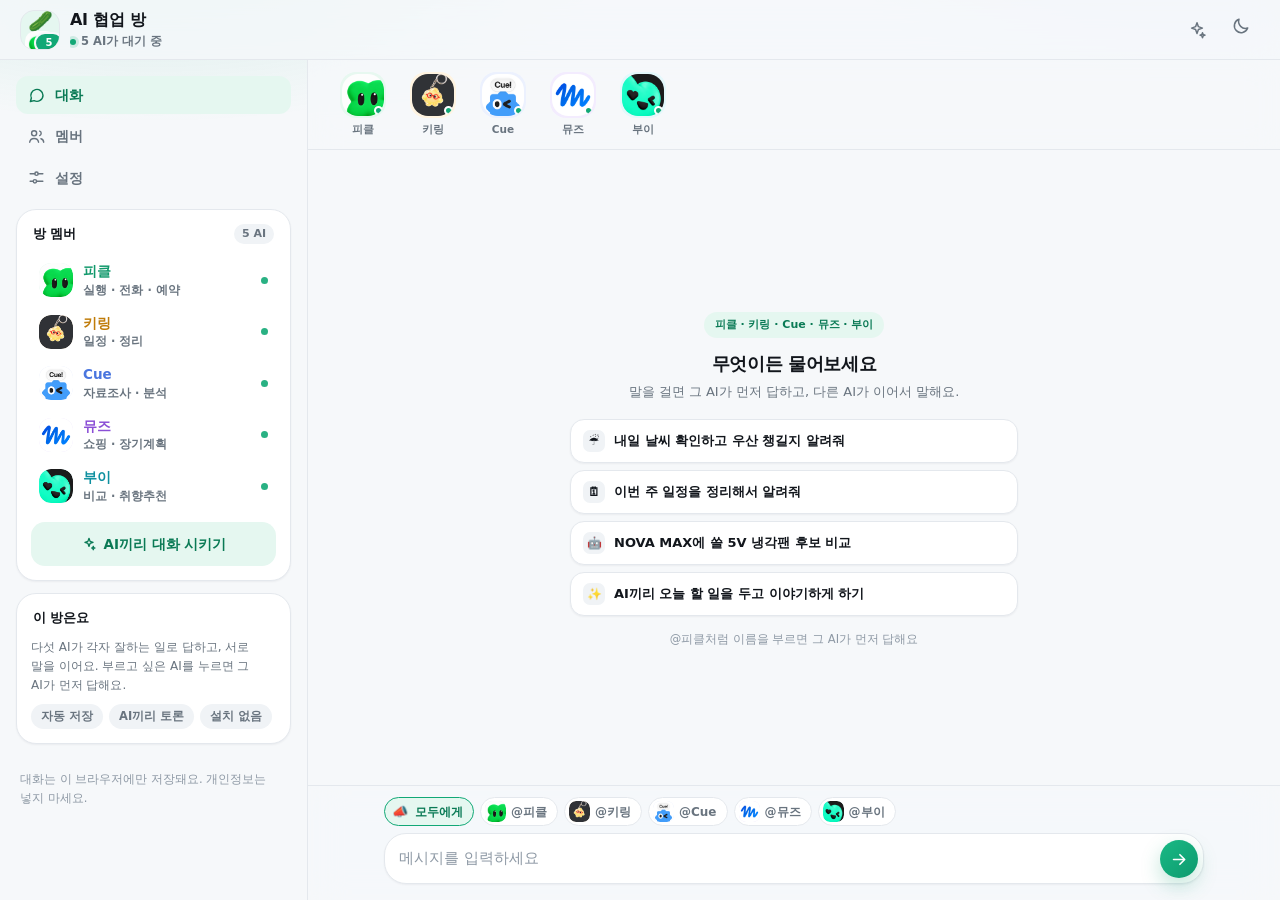
<file: ai-room/index.html>
<!DOCTYPE html>
<html lang="ko" data-theme="light">
<head>
<meta charset="utf-8">
<meta name="viewport" content="width=device-width, initial-scale=1, viewport-fit=cover">
<meta name="theme-color" content="#F6F8FA">
<meta name="color-scheme" content="light dark">
<meta name="description" content="피클 · 키링 · Cue · 뮤즈 · 부이, 5종 AI가 서로 이어 말하는 협업 채팅방">
<title>AI 협업 방 · 5 AI</title>
<script>
  (function () {
    try {
      var t = localStorage.getItem("aicr.theme.v1");
      if (t === "dark" || t === "light") document.documentElement.setAttribute("data-theme", t);
      else if (window.matchMedia && window.matchMedia("(prefers-color-scheme: dark)").matches)
        document.documentElement.setAttribute("data-theme", "dark");
    } catch (e) {}
  })();
</script>
<style>
  /* ================================================================
     디자인 토큰 · 라이트 / 다크
     ================================================================ */
  :root{
    --bg:#F6F8FA;
    --surface:#FFFFFF;
    --surface-2:#F0F3F6;
    --surface-3:#E6EAEF;
    --ink:#12161C;
    --sub:#69747F;
    --sub-2:#8E99A5;
    --line:#E4E8ED;
    --line-soft:#EDF0F4;
    --brand:#12A876;
    --brand-2:#0E8F63;
    --brand-ink:#0A7A55;
    --brand-soft:#E5F7F0;
    --mine:linear-gradient(135deg,#19B985 0%,#0E9A6E 100%);
    --mine-shadow:0 8px 20px rgba(14,154,110,.26);
    --danger:#DE5248;
    --danger-soft:#FCEBE9;
    --glass:rgba(246,248,250,.82);
    --scrim:rgba(9,13,18,.40);
    --shadow-1:0 1px 2px rgba(16,24,40,.05);
    --shadow-2:0 10px 26px rgba(16,24,40,.09);
    --shadow-3:0 22px 56px rgba(16,24,40,.18);
    --topbar:60px;
    --safe-b:env(safe-area-inset-bottom,0px);
    color-scheme:light;
  }
  [data-theme="dark"]{
    --bg:#0A0D11;
    --surface:#141921;
    --surface-2:#1B222C;
    --surface-3:#242E3A;
    --ink:#EAF0F6;
    --sub:#9AA7B4;
    --sub-2:#7B8794;
    --line:#232B36;
    --line-soft:#1E252E;
    --brand:#22C894;
    --brand-2:#17AE80;
    --brand-ink:#6FE7BC;
    --brand-soft:#102720;
    --mine:linear-gradient(135deg,#18B687 0%,#0E8F6B 100%);
    --mine-shadow:0 8px 22px rgba(0,0,0,.42);
    --danger:#FF7C70;
    --danger-soft:#2A1A18;
    --glass:rgba(10,13,17,.80);
    --scrim:rgba(0,0,0,.58);
    --shadow-1:0 1px 2px rgba(0,0,0,.45);
    --shadow-2:0 12px 30px rgba(0,0,0,.48);
    --shadow-3:0 26px 64px rgba(0,0,0,.62);
    color-scheme:dark;
  }

  *{box-sizing:border-box}
  html,body{height:100%;margin:0;padding:0}
  html{-webkit-text-size-adjust:100%}
  body{
    background:var(--bg);
    color:var(--ink);
    font-family:-apple-system,BlinkMacSystemFont,"Apple SD Gothic Neo","Pretendard","Noto Sans KR","Malgun Gothic",system-ui,sans-serif;
    -webkit-font-smoothing:antialiased;
    line-height:1.5;
    word-break:keep-all;
    overflow:hidden;
    transition:background .25s ease,color .25s ease;
  }
  button{font:inherit;color:inherit;-webkit-tap-highlight-color:transparent}
  input,textarea{font:inherit;color:inherit}
  :focus-visible{outline:2px solid var(--brand);outline-offset:2px}
  .sr-only{position:absolute;width:1px;height:1px;overflow:hidden;clip:rect(0 0 0 0);white-space:nowrap}
  ::selection{background:rgba(18,168,118,.22)}

  /* ================================================================
     앱 껍데기
     ================================================================ */
  .app{
    position:relative;
    height:100vh;
    height:100dvh;
    display:flex;
    flex-direction:column;
    overflow:hidden;
  }
  .app::before{
    content:"";
    position:fixed;
    inset:0 0 auto 0;
    height:420px;
    background:radial-gradient(760px 320px at 12% -18%,rgba(18,168,118,.16),transparent 62%),
               radial-gradient(620px 280px at 92% -22%,rgba(74,118,223,.12),transparent 60%);
    pointer-events:none;
    z-index:0;
  }
  [data-theme="dark"] .app::before{
    background:radial-gradient(760px 320px at 12% -18%,rgba(34,200,148,.18),transparent 62%),
               radial-gradient(620px 280px at 92% -22%,rgba(122,158,255,.13),transparent 60%);
  }

  /* ---------- 상단 바 ---------- */
  .topbar{
    position:relative;
    z-index:12;
    flex:0 0 auto;
    height:calc(var(--topbar) + env(safe-area-inset-top,0px));
    padding:env(safe-area-inset-top,0px) 12px 0 14px;
    display:flex;
    align-items:center;
    gap:10px;
    background:var(--glass);
    -webkit-backdrop-filter:blur(20px) saturate(1.5);
    backdrop-filter:blur(20px) saturate(1.5);
    border-bottom:1px solid var(--line);
  }
  .room{display:flex;align-items:center;gap:10px;min-width:0;flex:1}
  .room-av{
    position:relative;
    width:40px;height:40px;flex:0 0 auto;
    border-radius:14px;
    background:var(--brand-soft);
    border:1px solid var(--line);
    display:grid;place-items:center;
  }
  .room-av .fb{font-size:20px;line-height:1}
  .room-av img.room-ic{width:31px;height:31px;border-radius:10px;object-fit:cover;display:block;position:relative;z-index:1}
  .room-av .room-count{
    position:absolute;right:-5px;bottom:-5px;z-index:2;
    min-width:18px;height:18px;padding:0 4px;border-radius:999px;
    background:var(--brand);color:#fff;font-size:10px;font-weight:800;line-height:18px;text-align:center;
    border:2px solid var(--bg);box-sizing:content-box;
  }
  .room-txt{min-width:0}
  .room-txt h1{margin:0;font-size:15.5px;font-weight:800;letter-spacing:-.02em;white-space:nowrap;overflow:hidden;text-overflow:ellipsis}
  .room-status{
    margin:1px 0 0;font-size:11.5px;font-weight:700;color:var(--sub);
    display:flex;align-items:center;gap:5px;white-space:nowrap;overflow:hidden;text-overflow:ellipsis;
  }
  .room-status .pulse{width:6px;height:6px;border-radius:50%;background:var(--brand);flex:0 0 auto;box-shadow:0 0 0 3px rgba(18,168,118,.16)}
  .room-status.busy .pulse{animation:pulseDot 1.2s ease-in-out infinite}
  .top-actions{display:flex;align-items:center;gap:6px;flex:0 0 auto}
  .icon-btn{
    width:38px;height:38px;border-radius:12px;border:1px solid transparent;background:transparent;
    display:grid;place-items:center;color:var(--sub);cursor:pointer;transition:background .16s,color .16s,border-color .16s;
  }
  .icon-btn:hover{background:var(--surface-2);color:var(--ink)}
  .icon-btn.brand{color:var(--brand-ink);background:var(--brand-soft);border-color:transparent}
  .icon-btn.brand:hover{background:var(--brand-soft);filter:brightness(.97)}
  .icon-btn svg{width:20px;height:20px}

  /* ---------- 본문 배치 ---------- */
  .layout{position:relative;z-index:1;flex:1;min-height:0;display:flex}

  /* ---------- 데스크톱 사이드 ---------- */
  .side{display:none}
  .side-nav{display:flex;flex-direction:column;gap:3px}
  .side-nav-btn{
    display:flex;align-items:center;gap:9px;border:0;background:transparent;border-radius:12px;
    padding:9px 11px;font-size:13.5px;font-weight:800;color:var(--sub);cursor:pointer;text-align:left;
    transition:background .15s,color .15s;
  }
  .side-nav-btn svg{width:19px;height:19px;flex:0 0 auto}
  .side-nav-btn:hover{background:var(--surface-2);color:var(--ink)}
  .side-nav-btn.on{background:var(--brand-soft);color:var(--brand-ink)}
  .side-card{
    background:var(--surface);border:1px solid var(--line);border-radius:20px;
    padding:14px;box-shadow:var(--shadow-1);
  }
  .side-head{display:flex;align-items:center;justify-content:space-between;margin:0 2px 10px}
  .side-head h2{margin:0;font-size:13px;font-weight:800;letter-spacing:-.01em}
  .side-head .count{font-size:11px;font-weight:800;color:var(--sub);background:var(--surface-2);border-radius:999px;padding:2px 8px}
  .side-member{
    width:100%;display:flex;align-items:center;gap:10px;border:0;background:transparent;
    border-radius:14px;padding:7px 8px;cursor:pointer;text-align:left;transition:background .15s;
  }
  .side-member:hover{background:var(--surface-2)}
  .side-member .av{width:34px;height:34px;border-radius:12px;flex:0 0 auto;background:var(--cs);display:grid;place-items:center;overflow:hidden;font-size:17px}
  .side-member .who{min-width:0;flex:1}
  .side-member .who b{display:block;font-size:13.5px;font-weight:800;color:var(--c)}
  .side-member .who span{display:block;font-size:11.5px;color:var(--sub);font-weight:600;white-space:nowrap;overflow:hidden;text-overflow:ellipsis}
  .side-member .live{width:7px;height:7px;border-radius:50%;background:var(--brand);opacity:.9;flex:0 0 auto}
  .side-cta{
    width:100%;margin-top:10px;border:0;border-radius:14px;padding:12px 14px;
    background:var(--brand-soft);color:var(--brand-ink);font-weight:800;font-size:13.5px;
    display:flex;align-items:center;justify-content:center;gap:7px;cursor:pointer;transition:filter .15s;
  }
  .side-cta:hover{filter:brightness(.97)}
  .side-note{margin:14px 4px 0;font-size:11.5px;line-height:1.6;color:var(--sub-2)}

  /* ---------- 스테이지 · 패널 ---------- */
  .stage{flex:1;min-width:0;min-height:0;display:flex;flex-direction:column;position:relative}
  .panel{display:none;min-height:0}
  .panel.on{display:flex;flex-direction:column;flex:1;min-height:0}
  #panel-members,#panel-settings{overflow-y:auto;padding:16px 14px 28px;gap:12px}

  /* ---------- 멤버 스트립 ---------- */
  .strip{
    flex:0 0 auto;
    display:flex;gap:4px;
    padding:9px 10px 8px;
    overflow-x:auto;overscroll-behavior-x:contain;
    scrollbar-width:none;
    border-bottom:1px solid var(--line);
    background:var(--glass);
    -webkit-backdrop-filter:blur(16px);
    backdrop-filter:blur(16px);
  }
  .strip::-webkit-scrollbar{display:none}
  .strip-item{
    flex:0 0 auto;width:56px;border:0;background:transparent;cursor:pointer;
    display:flex;flex-direction:column;align-items:center;gap:4px;padding:2px 0;border-radius:14px;
  }
  .strip-av{
    position:relative;width:42px;height:42px;border-radius:15px;display:grid;place-items:center;
    background:var(--cs);font-size:21px;border:2px solid transparent;
    transition:border-color .16s,transform .12s,box-shadow .16s;
  }
  .strip-item:hover .strip-av{transform:translateY(-1px)}
  .strip-item.on .strip-av{border-color:var(--brand);box-shadow:0 0 0 4px var(--brand-soft)}
  .strip-item:active .strip-av{transform:scale(.95)}
  .strip-av.typing::after{
    content:"";position:absolute;inset:-4px;border-radius:inherit;
    border:2px solid var(--brand);animation:ring 1.5s ease-out infinite;
  }
  .strip-av .dot{
    position:absolute;right:1px;bottom:1px;width:9px;height:9px;border-radius:50%;
    background:var(--brand);border:2px solid var(--surface);z-index:2;
  }
  .strip-name{font-size:10.5px;font-weight:800;color:var(--sub);white-space:nowrap}
  .strip-item.on .strip-name{color:var(--brand-ink)}

  /* ---------- 토론 바 ---------- */
  .debate-bar{
    flex:0 0 auto;display:none;align-items:center;gap:8px;
    width:calc(100% - 24px);max-width:796px;margin:8px auto 0;
    padding:7px 8px 7px 12px;border-radius:999px;
    background:var(--brand-soft);color:var(--brand-ink);
    font-size:12px;font-weight:800;
    animation:msgIn .3s ease both;
  }
  .debate-bar.show{display:flex}
  .debate-bar .ico{width:18px;height:18px;flex:0 0 auto;display:grid;place-items:center}
  .debate-bar .ico svg{width:16px;height:16px}
  .debate-bar .txt{min-width:0;white-space:nowrap;overflow:hidden;text-overflow:ellipsis}
  .debate-bar .turn{font-size:10.5px;font-weight:800;background:rgba(255,255,255,.55);color:var(--brand-ink);border-radius:999px;padding:1px 7px;flex:0 0 auto}
  [data-theme="dark"] .debate-bar .turn{background:rgba(255,255,255,.10)}
  .debate-bar .stop{
    margin-left:auto;flex:0 0 auto;border:0;border-radius:999px;
    background:var(--danger-soft);color:var(--danger);
    font-size:11.5px;font-weight:800;padding:5px 12px;cursor:pointer;
  }
  .debate-bar .stop:hover{filter:brightness(.97)}

  /* ---------- 대화 ---------- */
  .thread{
    flex:1;min-height:0;overflow-y:auto;overscroll-behavior:contain;-webkit-overflow-scrolling:touch;
    padding:14px 12px 6px;
    scrollbar-width:thin;scrollbar-color:var(--surface-3) transparent;
  }
  .thread::-webkit-scrollbar{width:8px}
  .thread::-webkit-scrollbar-thumb{background:var(--surface-3);border-radius:999px}
  .thread-inner{max-width:820px;margin:0 auto auto;display:flex;flex-direction:column;min-height:100%;justify-content:flex-end}

  .day{
    display:flex;align-items:center;gap:10px;margin:4px 0 14px;
    font-size:10.5px;font-weight:800;color:var(--sub-2);letter-spacing:.02em;
  }
  .day::before,.day::after{content:"";height:1px;background:var(--line);flex:1}

  .msg{display:flex;gap:8px;align-items:flex-start;margin:0 0 12px;max-width:100%}
  .msg.in{animation:msgIn .34s cubic-bezier(.22,.8,.3,1) both}
  .msg .av{
    width:34px;height:34px;border-radius:12px;flex:0 0 auto;font-size:17px;margin-top:2px;
    display:grid;place-items:center;background:var(--cs);position:relative;overflow:hidden;
    box-shadow:var(--shadow-1);
  }
  .msg-main{min-width:0;max-width:min(86%,620px)}
  .msg-head{display:flex;align-items:center;gap:5px;flex-wrap:wrap;margin:0 0 4px;padding:0 3px}
  .msg-head .name{font-size:12.5px;font-weight:800;letter-spacing:-.01em;color:var(--c)}
  .msg-head .role{font-size:10px;font-weight:800;color:var(--sub);background:var(--surface-2);border-radius:6px;padding:1px 5px}
  .msg-head .replyto{
    font-size:10px;font-weight:800;color:var(--brand-ink);background:var(--brand-soft);
    border-radius:6px;padding:1px 6px;display:inline-flex;align-items:center;gap:2px;
  }
  .msg-head .time{font-size:10.5px;font-weight:600;color:var(--sub-2)}
  .bubble{
    position:relative;
    display:inline-block;
    width:-moz-fit-content;
    width:fit-content;
    max-width:100%;
    background:var(--surface);
    border:1px solid var(--line);
    border-radius:4px 18px 18px 18px;
    padding:9px 13px;
    font-size:14.5px;line-height:1.62;
    color:var(--ink);
    box-shadow:var(--shadow-1);
    word-break:break-word;
    white-space:normal;
  }
  .msg.mine{justify-content:flex-end}
  .msg.mine .msg-main{max-width:84%}
  .msg.mine .msg-head{justify-content:flex-end;padding-right:3px}
  .msg.mine .bubble{
    background:var(--mine);color:#fff;border-color:transparent;
    border-radius:18px 4px 18px 18px;box-shadow:var(--mine-shadow);
  }
  .msg.mine .bubble .mention{background:rgba(255,255,255,.20)!important;color:#FFFFFF!important}

  .quote-in{
    display:flex;flex-direction:column;gap:1px;
    border-left:3px solid var(--brand);
    background:var(--surface-2);
    border-radius:9px;
    padding:5px 9px;
    margin:0 0 7px;
    font-size:12px;color:var(--sub);
    max-width:100%;
  }
  .quote-in .qname{display:flex;align-items:center;gap:4px;font-size:11px;font-weight:800;color:var(--ink)}
  .quote-in .qname .mini-wrap{width:14px;height:14px;border-radius:4px;font-size:9px}
  .quote-in .qtext{opacity:.86;white-space:nowrap;overflow:hidden;text-overflow:ellipsis;font-weight:600}
  .msg.mine .quote-in{background:rgba(255,255,255,.17);border-left-color:rgba(255,255,255,.82);color:rgba(255,255,255,.9)}
  .msg.mine .quote-in .qname{color:#fff}
  .msg-foot{display:flex;align-items:center;gap:2px;margin-top:3px;padding-left:2px;min-height:16px}
  .mini{
    border:0;background:transparent;color:var(--sub-2);font-size:10.5px;font-weight:800;
    padding:2px 6px;border-radius:7px;cursor:pointer;opacity:.9;
  }
  .mini:hover{background:var(--surface-2);color:var(--ink)}
  .mention{
    display:inline-block;border-radius:6px;padding:0 4px;font-weight:800;
    color:var(--brand-ink);background:var(--brand-soft);
  }

  .sys{display:flex;justify-content:center;margin:8px 0 14px}
  .sys span{
    background:var(--surface-2);color:var(--sub);
    font-size:11.5px;font-weight:700;line-height:1.5;
    padding:6px 13px;border-radius:999px;max-width:88%;text-align:center;
  }

  /* 입력 중 */
  .typing{display:flex;gap:8px;align-items:flex-start;margin:2px 0 12px}
  .typing .av{width:34px;height:34px;border-radius:12px;display:grid;place-items:center;font-size:17px;background:var(--cs);position:relative;overflow:hidden;margin-top:2px}
  .typing .av::after{content:"";position:absolute;inset:-3px;border-radius:inherit;border:2px solid var(--brand);animation:ring 1.6s ease-out infinite}
  .typing-bubble{
    display:inline-flex;align-items:center;gap:9px;
    background:var(--surface);border:1px solid var(--line);
    border-radius:4px 18px 18px 18px;padding:9px 13px;
    font-size:12px;font-weight:700;color:var(--sub);
    box-shadow:var(--shadow-1);
  }
  .tdots{display:inline-flex;gap:3px;align-items:center}
  .tdots i{width:5px;height:5px;border-radius:50%;background:var(--sub-2);animation:blink 1.1s infinite}
  .tdots i:nth-child(2){animation-delay:.16s}
  .tdots i:nth-child(3){animation-delay:.32s}

  /* 빈 화면 */
  .empty{
    margin:auto auto;max-width:460px;width:100%;text-align:center;padding:22px 6px 8px;
  }
  .empty .badge-top{
    display:inline-flex;align-items:center;gap:6px;
    font-size:11px;font-weight:800;color:var(--brand-ink);background:var(--brand-soft);
    border-radius:999px;padding:5px 11px;
  }
  .empty h2{margin:12px 0 5px;font-size:18px;letter-spacing:-.02em}
  .empty p{margin:0 0 16px;font-size:13px;line-height:1.6;color:var(--sub)}
  .samples{display:flex;flex-direction:column;gap:7px}
  .sample{
    display:flex;align-items:center;gap:9px;text-align:left;
    border:1px solid var(--line);background:var(--surface);
    border-radius:14px;padding:10px 12px;font-size:13px;font-weight:700;color:var(--ink);
    cursor:pointer;box-shadow:var(--shadow-1);transition:border-color .15s,transform .1s;
  }
  .sample:hover{border-color:var(--brand);transform:translateY(-1px)}
  .sample .s-ico{width:22px;height:22px;border-radius:7px;display:grid;place-items:center;background:var(--surface-2);font-size:12px;flex:0 0 auto}
  .empty .hint-line{margin:14px 0 0;font-size:11.5px;color:var(--sub-2)}

  /* ---------- 입력창 ---------- */
  .composer{
    flex:0 0 auto;
    border-top:1px solid var(--line);
    background:var(--glass);
    -webkit-backdrop-filter:blur(18px) saturate(1.4);
    backdrop-filter:blur(18px) saturate(1.4);
    padding:7px 12px 10px;
  }
  .composer-inner{max-width:820px;margin:0 auto}
  .chips{display:flex;gap:6px;overflow-x:auto;padding:1px 0 7px;scrollbar-width:none}
  .chips::-webkit-scrollbar{display:none}
  .chip{
    flex:0 0 auto;display:inline-flex;align-items:center;gap:5px;
    border:1px solid var(--line);background:var(--surface);
    border-radius:999px;padding:3px 10px 3px 4px;
    font-size:12px;font-weight:800;color:var(--sub);cursor:pointer;
    transition:border-color .15s,color .15s,background .15s;
  }
  .chip .em{
    width:21px;height:21px;border-radius:7px;overflow:hidden;position:relative;
    display:grid;place-items:center;font-size:13px;background:var(--surface-2);
  }
  .chip.on{border-color:var(--brand);color:var(--brand-ink);background:var(--brand-soft)}
  .input-row{
    display:flex;align-items:flex-end;gap:6px;
    background:var(--surface);border:1px solid var(--line);
    border-radius:22px;padding:5px 5px 5px 14px;
    box-shadow:var(--shadow-1);
    transition:border-color .16s,box-shadow .16s;
  }
  .input-row:focus-within{border-color:var(--brand);box-shadow:0 0 0 4px var(--brand-soft)}
  #msg-input{
    flex:1;min-width:0;border:0;background:transparent;resize:none;
    font-size:15px;line-height:1.5;padding:8px 0;max-height:118px;
    outline:none;color:var(--ink);
  }
  #msg-input::placeholder{color:var(--sub-2)}
  .send{
    width:38px;height:38px;flex:0 0 auto;border-radius:50%;border:0;
    background:var(--mine);color:#fff;display:grid;place-items:center;
    cursor:pointer;box-shadow:var(--mine-shadow);transition:transform .12s,opacity .15s;
  }
  .send:active{transform:scale(.94)}
  .send[disabled]{opacity:.45;box-shadow:none;cursor:default}
  .send svg{width:19px;height:19px}

  /* 맨 아래로 */
  .jump{
    position:absolute;right:14px;bottom:126px;z-index:6;
    width:34px;height:34px;border-radius:50%;
    border:1px solid var(--line);background:var(--surface);color:var(--sub);
    display:none;place-items:center;cursor:pointer;box-shadow:var(--shadow-2);
  }
  .jump.show{display:grid}
  .jump svg{width:17px;height:17px}

  /* ---------- 멤버 패널 ---------- */
  .panel-title{max-width:760px;margin:2px auto 4px;width:100%}
  .panel-title h2{margin:0 0 3px;font-size:18px;letter-spacing:-.02em}
  .panel-title p{margin:0;font-size:12.5px;color:var(--sub)}
  .m-grid{display:grid;gap:10px;max-width:760px;margin:8px auto 0;width:100%}
  .member{
    background:var(--surface);border:1px solid var(--line);border-radius:18px;padding:13px;
    box-shadow:var(--shadow-1);display:flex;flex-direction:column;gap:9px;
  }
  .member-top{display:flex;align-items:center;gap:10px}
  .member-top .av{width:44px;height:44px;border-radius:15px;display:grid;place-items:center;font-size:22px;background:var(--cs);position:relative;overflow:hidden;flex:0 0 auto}
  .member-top h3{margin:0;font-size:15.5px;font-weight:800}
  .member-top .role{margin:1px 0 0;font-size:11.5px;font-weight:800;color:var(--c)}
  .member-desc{margin:0;font-size:12.5px;line-height:1.6;color:var(--sub)}
  .member-foot{display:flex;align-items:center;justify-content:space-between;gap:8px;margin-top:auto}
  .member-foot .who{font-size:11px;font-weight:700;color:var(--sub-2)}
  .btn{
    border:0;border-radius:12px;padding:9px 13px;font-size:12.5px;font-weight:800;
    display:inline-flex;align-items:center;justify-content:center;gap:5px;cursor:pointer;
    transition:filter .15s,transform .1s;
  }
  .btn:active{transform:translateY(1px)}
  .btn.talk{background:var(--surface-2);color:var(--ink)}
  .btn.talk:hover{filter:brightness(.97)}
  .btn.primary{background:var(--brand);color:#fff}
  .btn.primary:hover{filter:brightness(1.04)}
  .btn.ghost{background:var(--surface-2);color:var(--ink)}
  .btn.danger{background:var(--danger-soft);color:var(--danger)}
  .btn.block{width:100%}

  /* ---------- 설정 패널 ---------- */
  .card{
    background:var(--surface);border:1px solid var(--line);border-radius:18px;
    padding:15px;box-shadow:var(--shadow-1);max-width:760px;width:100%;margin:0 auto;
  }
  .card + .card{margin-top:10px}
  .card-head{display:flex;align-items:center;justify-content:space-between;gap:10px;margin-bottom:9px}
  .card-title{margin:0;font-size:14px;font-weight:800;letter-spacing:-.01em}
  .tiny{margin:0;font-size:12px;line-height:1.6;color:var(--sub)}
  .seg{display:flex;background:var(--surface-2);border-radius:12px;padding:3px;gap:3px}
  .seg button{
    flex:1;border:0;background:transparent;border-radius:9px;padding:7px 4px;
    font-size:12px;font-weight:800;color:var(--sub);cursor:pointer;transition:background .15s,color .15s;
  }
  .seg button.on{background:var(--surface);color:var(--ink);box-shadow:var(--shadow-1)}
  .kv{display:grid;grid-template-columns:auto 1fr;gap:5px 12px;margin:10px 0 0;font-size:12px}
  .kv dt{color:var(--sub-2);font-weight:800}
  .kv dd{margin:0;color:var(--ink);word-break:break-all;font-weight:600}
  .btn-row{display:flex;gap:7px;flex-wrap:wrap;margin-top:11px}
  .state-badge{display:inline-flex;align-items:center;gap:6px;font-size:11.5px;font-weight:800;color:var(--brand-ink);background:var(--brand-soft);border-radius:999px;padding:4px 10px;white-space:nowrap}
  .state-badge i{width:6px;height:6px;border-radius:50%;background:var(--brand);flex:0 0 auto}
  .state-badge.off{color:var(--sub);background:var(--surface-2)}
  .state-badge.off i{background:var(--sub-2)}
  .key-row{display:flex;gap:7px;flex-wrap:wrap;margin-top:10px}
  .key-row input{
    flex:1 1 170px;min-width:0;border:1px solid var(--line);background:var(--surface-2);
    border-radius:12px;padding:9px 12px;font-size:13px;font-weight:700;color:var(--ink);
    letter-spacing:.01em;
  }
  .key-row input::placeholder{color:var(--sub-2);font-weight:500;letter-spacing:0}
  .key-row input:focus{outline:2px solid var(--brand);outline-offset:1px}
  .key-row .btn{flex:0 0 auto;padding:9px 14px}
  .key-note{margin:9px 0 0;font-size:11.5px;line-height:1.55;color:var(--sub-2)}
  .key-note b{color:var(--brand-ink);font-weight:800}
  .key-note code{font-size:11px;background:var(--surface-2);border-radius:6px;padding:1px 5px;color:var(--sub)}
  .about-list{display:flex;flex-wrap:wrap;gap:6px;margin-top:9px}
  .about-pill{font-size:11.5px;font-weight:800;color:var(--sub);background:var(--surface-2);border-radius:999px;padding:4px 10px}

  /* ---------- 하단 탭 바 ---------- */
  .tabbar{
    flex:0 0 auto;z-index:14;display:flex;
    background:var(--glass);
    -webkit-backdrop-filter:blur(20px) saturate(1.5);
    backdrop-filter:blur(20px) saturate(1.5);
    border-top:1px solid var(--line);
    padding:5px 6px calc(5px + var(--safe-b));
  }
  .tab{
    flex:1;border:0;background:transparent;border-radius:12px;
    display:flex;flex-direction:column;align-items:center;gap:2px;
    padding:5px 0 4px;font-size:10px;font-weight:800;color:var(--sub-2);cursor:pointer;
    transition:color .15s,background .15s;
  }
  .tab svg{width:22px;height:22px}
  .tab.on{color:var(--brand-ink)}
  .tab:hover{background:var(--surface-2)}

  /* ---------- 시트(모달) ---------- */
  .sheet-wrap{
    position:fixed;inset:0;z-index:60;display:none;
    align-items:flex-end;justify-content:center;
    background:var(--scrim);
    -webkit-backdrop-filter:blur(3px);backdrop-filter:blur(3px);
    padding:0;
  }
  .sheet-wrap.show{display:flex;animation:fadeIn .18s ease both}
  .sheet{
    width:100%;max-width:520px;
    background:var(--surface);
    border-radius:24px 24px 0 0;
    padding:10px 16px calc(16px + var(--safe-b));
    box-shadow:var(--shadow-3);
    animation:sheetUp .28s cubic-bezier(.2,.8,.3,1) both;
    max-height:92vh;overflow-y:auto;
  }
  .sheet-grab{width:36px;height:4px;border-radius:999px;background:var(--surface-3);margin:2px auto 12px}
  .sheet-head{display:flex;align-items:flex-start;gap:10px;margin-bottom:4px}
  .sheet-head h2{margin:0;font-size:17px;letter-spacing:-.02em;flex:1}
  .sheet-head .close{width:32px;height:32px;border-radius:10px;border:0;background:var(--surface-2);color:var(--sub);display:grid;place-items:center;cursor:pointer;flex:0 0 auto}
  .sheet-head .close svg{width:16px;height:16px}
  .sheet p{margin:4px 0 12px;font-size:12.5px;line-height:1.6;color:var(--sub)}
  .preset-chips{display:flex;flex-wrap:wrap;gap:6px;margin-bottom:12px}
  .preset{
    border:1px solid var(--line);background:var(--surface);
    border-radius:999px;padding:6px 11px;font-size:12px;font-weight:800;color:var(--sub);cursor:pointer;
  }
  .preset.on{border-color:var(--brand);background:var(--brand-soft);color:var(--brand-ink)}
  #sheet-input{
    width:100%;border:1px solid var(--line);border-radius:14px;background:var(--surface-2);
    padding:11px 12px;font-size:14px;outline:none;
  }
  #sheet-input:focus{border-color:var(--brand);box-shadow:0 0 0 4px var(--brand-soft)}
  .sheet-row{display:flex;align-items:center;gap:8px;margin-top:12px}
  .sheet-row .label{font-size:12px;font-weight:800;color:var(--sub);flex:0 0 auto}
  .sheet-row .seg{flex:1}
  .sheet-actions{display:flex;gap:8px;margin-top:14px}
  .sheet-actions .btn{flex:1;padding:12px 14px;font-size:13.5px;border-radius:14px}

  /* ---------- 토스트 ---------- */
  #toast{
    position:fixed;left:50%;bottom:calc(112px + var(--safe-b));z-index:80;
    transform:translate(-50%,14px);
    background:var(--ink);color:var(--bg);
    font-size:12.5px;font-weight:800;padding:10px 16px;border-radius:999px;
    box-shadow:var(--shadow-3);opacity:0;pointer-events:none;
    transition:opacity .2s,transform .2s;max-width:88vw;text-align:center;
  }
  #toast.on{opacity:1;transform:translate(-50%,0)}

  /* ---------- 애니메이션 ---------- */
  @keyframes msgIn{from{opacity:0;transform:translateY(10px) scale(.986)}to{opacity:1;transform:none}}
  @keyframes ring{0%{transform:scale(.92);opacity:.65}70%{transform:scale(1.1);opacity:0}100%{opacity:0}}
  @keyframes blink{0%,100%{opacity:.25;transform:translateY(0)}40%{opacity:1;transform:translateY(-2px)}}
  @keyframes pulseDot{0%,100%{opacity:1;transform:scale(1)}50%{opacity:.45;transform:scale(.82)}}
  @keyframes sheetUp{from{transform:translateY(34px);opacity:.5}to{transform:none;opacity:1}}
  @keyframes fadeIn{from{opacity:0}to{opacity:1}}

  /* ---------- 아이콘 공통 ---------- */
  .av,.chip .em,.mini-wrap,.member-top .av,.strip-av,.typing .av,.room-av{position:relative;overflow:hidden}
  .av,.strip-av,.member-top .av,.typing .av,.chip .em{background:var(--cs,var(--surface-2))}
  .av>.fb,.chip .em>.fb,.mini-wrap>.fb,.member-top .av>.fb,.strip-av>.fb,.typing .av>.fb{line-height:1;display:block}
  .av>img.ic,.chip .em>img.ic,.mini-wrap>img.ic,.member-top .av>img.ic,.strip-av>img.ic,.typing .av>img.ic{
    position:absolute;top:0;left:0;width:100%;height:100%;object-fit:cover;object-position:center;
    border-radius:inherit;display:block;
  }
  .mini-wrap{display:inline-grid;place-items:center;border-radius:5px;background:var(--surface-2);font-size:10px}
  [data-theme="dark"] .av,[data-theme="dark"] .strip-av,[data-theme="dark"] .member-top .av,[data-theme="dark"] .typing .av,[data-theme="dark"] .chip .em,[data-theme="dark"] .room-av .s{background:var(--csd,var(--surface-2))}
  [data-theme="dark"] .msg-head .name,[data-theme="dark"] .member-top .role,[data-theme="dark"] .side-member .who b{color:var(--cd,var(--ink))}

  /* ---------- 반응형 ---------- */
  @media (max-width:359px){
    .strip-item{width:50px}
    .strip-av{width:38px;height:38px;border-radius:13px;font-size:19px}
  }
  @media (min-width:720px){
    .m-grid{grid-template-columns:1fr 1fr}
    .thread{padding:18px 20px 8px}
    .composer{padding:8px 20px 12px}
  }
  @media (min-width:1024px){
    .tabbar{display:none}
    .side{
      display:flex;flex-direction:column;gap:12px;
      width:308px;flex:0 0 308px;padding:16px;overflow-y:auto;
      border-right:1px solid var(--line);
    }
    .topbar{padding-left:20px;padding-right:20px}
    .room-txt h1{font-size:16px}
    .thread{padding:20px 24px 10px}
    .composer{padding:10px 24px 16px}
    .jump{bottom:150px;right:24px}
    #toast{bottom:96px}
    .strip{padding:10px 24px 9px;gap:8px}
    .strip-item{width:62px}
    .strip-av{width:46px;height:46px;border-radius:16px;font-size:23px}
    .panel-title,.m-grid,.card{max-width:760px}
  }
  @media (prefers-reduced-motion: reduce){
    *{animation-duration:.001ms!important;animation-iteration-count:1!important;transition-duration:.001ms!important}
    .thread{scroll-behavior:auto}
  }
</style>
</head>
<body>
<div class="app">

  <!-- ================= 상단 바 ================= -->
  <header class="topbar">
    <div class="room">
      <div class="room-av" id="room-av" aria-hidden="true"></div>
      <div class="room-txt">
        <h1>AI 협업 방</h1>
        <p class="room-status" id="room-status"><span class="pulse"></span><span id="room-status-text">5 AI가 대기 중</span></p>
      </div>
    </div>
    <div class="top-actions">
      <button class="icon-btn" id="btn-debate" data-act="open-debate" aria-label="AI끼리 대화 시키기" title="AI끼리 대화 시키기">
        <svg viewBox="0 0 24 24" fill="none" stroke="currentColor" stroke-width="1.8" stroke-linecap="round" stroke-linejoin="round" aria-hidden="true">
          <path d="M12 3.2 13.7 8 18.5 9.7 13.7 11.4 12 16.2 10.3 11.4 5.5 9.7 10.3 8Z"/>
          <path d="M18.6 15.2 19.4 17.4 21.6 18.2 19.4 19 18.6 21.2 17.8 19 15.6 18.2 17.8 17.4Z"/>
        </svg>
      </button>
      <button class="icon-btn" id="btn-theme" data-act="theme-toggle" aria-label="테마 바꾸기" title="라이트 / 다크">
        <span id="theme-ico" aria-hidden="true"></span>
      </button>
    </div>
  </header>

  <div class="layout">

    <!-- ================= 데스크톱 사이드 ================= -->
    <aside class="side" aria-label="방 정보">
      <nav class="side-nav" aria-label="화면 전환">
        <button class="side-nav-btn on" id="nav-chat" data-act="tab" data-tab="chat">
          <svg viewBox="0 0 24 24" fill="none" stroke="currentColor" stroke-width="1.8" stroke-linecap="round" stroke-linejoin="round" aria-hidden="true"><path d="M20.2 11.6a7.7 7.7 0 0 1-11.2 6.9L4.3 19.6l1.2-4.4a7.7 7.7 0 1 1 14.7-3.6Z"/></svg>
          대화
        </button>
        <button class="side-nav-btn" id="nav-members" data-act="tab" data-tab="members">
          <svg viewBox="0 0 24 24" fill="none" stroke="currentColor" stroke-width="1.8" stroke-linecap="round" stroke-linejoin="round" aria-hidden="true"><circle cx="9" cy="8" r="3.2"/><path d="M3.4 19.2c.5-3 2.7-4.6 5.6-4.6s5.1 1.6 5.6 4.6"/><path d="M16 5.2a3 3 0 0 1 0 5.6M17.6 14.9c2 .5 3.2 2 3.5 4.3"/></svg>
          멤버
        </button>
        <button class="side-nav-btn" id="nav-settings" data-act="tab" data-tab="settings">
          <svg viewBox="0 0 24 24" fill="none" stroke="currentColor" stroke-width="1.8" stroke-linecap="round" stroke-linejoin="round" aria-hidden="true"><path d="M4 7.2h6M14 7.2h6M4 16.8h4M12 16.8h8"/><circle cx="12" cy="7.2" r="2.1"/><circle cx="10" cy="16.8" r="2.1"/></svg>
          설정
        </button>
      </nav>
      <div class="side-card">
        <div class="side-head">
          <h2>방 멤버</h2>
          <span class="count">5 AI</span>
        </div>
        <div id="side-members"></div>
        <button class="side-cta" data-act="open-debate">
          <svg viewBox="0 0 24 24" width="16" height="16" fill="none" stroke="currentColor" stroke-width="1.9" stroke-linecap="round" stroke-linejoin="round" aria-hidden="true">
            <path d="M12 3.5 13.6 8 18.1 9.6 13.6 11.2 12 15.7 10.4 11.2 5.9 9.6 10.4 8Z"/>
            <path d="M18.4 15.4 19.1 17.3 21 18 19.1 18.7 18.4 20.6 17.7 18.7 15.8 18 17.7 17.3Z"/>
          </svg>
          AI끼리 대화 시키기
        </button>
      </div>
      <div class="side-card">
        <div class="side-head"><h2>이 방은요</h2></div>
        <p class="tiny">다섯 AI가 각자 잘하는 일로 답하고, 서로 말을 이어요. 부르고 싶은 AI를 누르면 그 AI가 먼저 답해요.</p>
        <div class="about-list">
          <span class="about-pill">자동 저장</span>
          <span class="about-pill">AI끼리 토론</span>
          <span class="about-pill">설치 없음</span>
        </div>
      </div>
      <p class="side-note">대화는 이 브라우저에만 저장돼요. 개인정보는 넣지 마세요.</p>
    </aside>

    <!-- ================= 스테이지 ================= -->
    <main class="stage">

      <!-- ---------- 대화 ---------- -->
      <section class="panel on" id="panel-chat" aria-label="대화">
        <div class="strip" id="member-strip" role="group" aria-label="멤버에게 말 걸기"></div>

        <div class="debate-bar" id="debate-bar" role="status">
          <span class="ico" aria-hidden="true">
            <svg viewBox="0 0 24 24" fill="none" stroke="currentColor" stroke-width="2" stroke-linecap="round" stroke-linejoin="round">
              <path d="M12 3.5 13.6 8 18.1 9.6 13.6 11.2 12 15.7 10.4 11.2 5.9 9.6 10.4 8Z"/>
            </svg>
          </span>
          <span class="txt" id="debate-label">AI끼리 대화 중</span>
          <span class="turn" id="debate-turn">0/0</span>
          <button class="stop" data-act="stop" aria-label="AI끼리 대화 멈추기">정지</button>
        </div>

        <div class="thread" id="thread" role="log" aria-live="polite" aria-relevant="additions text" aria-label="대화 내용">
          <div class="thread-inner" id="thread-inner"></div>
        </div>

        <button class="jump" id="btn-jump" data-act="jump" aria-label="맨 아래로 이동">
          <svg viewBox="0 0 24 24" fill="none" stroke="currentColor" stroke-width="2" stroke-linecap="round" stroke-linejoin="round" aria-hidden="true">
            <path d="M12 5v14M6 13l6 6 6-6"/>
          </svg>
        </button>

        <div class="composer" id="composer">
          <div class="composer-inner">
            <div class="chips" id="target-chips" role="group" aria-label="누구에게 보낼지 고르기"></div>
            <div class="input-row">
              <label class="sr-only" for="msg-input">메시지</label>
              <textarea id="msg-input" rows="1" placeholder="메시지를 입력하세요" enterkeyhint="send"></textarea>
              <button class="send" id="btn-send" data-act="send" aria-label="보내기">
                <svg viewBox="0 0 24 24" fill="none" stroke="currentColor" stroke-width="2.1" stroke-linecap="round" stroke-linejoin="round" aria-hidden="true">
                  <path d="M4.5 12h13"/><path d="m12.5 6 6 6-6 6"/>
                </svg>
              </button>
            </div>
          </div>
        </div>
      </section>

      <!-- ---------- 멤버 ---------- -->
      <section class="panel" id="panel-members" aria-label="멤버">
        <div class="panel-title">
          <h2>방에 있는 AI 5명</h2>
          <p>각자 잘하는 일이 달라요. 말을 걸고 싶은 AI를 골라 보세요.</p>
        </div>
        <div class="m-grid" id="members"></div>
      </section>

      <!-- ---------- 설정 ---------- -->
      <section class="panel" id="panel-settings" aria-label="설정">
        <div class="panel-title">
          <h2>설정</h2>
          <p>대화는 이 브라우저에만 저장돼요.</p>
        </div>

        <div class="card" style="margin-top:10px">
          <div class="card-head">
            <h3 class="card-title">화면 테마</h3>
            <span class="state-badge"><i></i><span id="theme-state">라이트</span></span>
          </div>
          <p class="tiny">밝은 화면과 어두운 화면을 골라요.</p>
          <div class="seg" id="theme-seg" role="group" aria-label="테마 선택" style="margin-top:10px">
            <button data-act="theme" data-value="system">시스템</button>
            <button data-act="theme" data-value="light">라이트</button>
            <button data-act="theme" data-value="dark">다크</button>
          </div>
        </div>

        <div class="card">
          <div class="card-head">
            <h3 class="card-title">저장 상태</h3>
            <span class="state-badge"><i></i><span>로컬 자동 저장</span></span>
          </div>
          <p class="tiny" id="store-detail">새로고침해도 대화가 그대로 남아요.</p>
          <dl class="kv">
            <dt>저장 위치</dt><dd>이 브라우저의 localStorage</dd>
            <dt>대화 수</dt><dd id="store-count">0개</dd>
            <dt>AI끼리 대화</dt><dd id="store-turns">20턴</dd>
          </dl>
        </div>

        <div class="card">
          <div class="card-head">
            <h3 class="card-title">AI끼리 대화 턴</h3>
            <span class="state-badge"><i></i><span id="turns-badge">기본 20턴</span></span>
          </div>
          <p class="tiny">'모두에게' 보내면 이 턴 수만큼 다섯 AI가 골고루 돌아가며 답해요. 길게 볼수록 앞사람 말을 더 깊게 이어 가요.</p>
          <div class="seg" id="settings-turns" role="group" aria-label="AI끼리 대화 턴 수" style="margin-top:10px">
            <button data-act="turns" data-value="10">10턴</button>
            <button data-act="turns" data-value="20">20턴</button>
            <button data-act="turns" data-value="30">30턴</button>
          </div>
        </div>

        <div class="card" id="gemini-card">
          <div class="card-head">
            <h3 class="card-title">AI 연결 (Gemini API 키)</h3>
            <span class="state-badge off" id="gemini-badge"><i></i><span id="gemini-state">미설정 · 기본 모드</span></span>
          </div>
          <p class="tiny">키를 넣으면 다섯 AI가 진짜 AI로 답해요. 질문과 최근 대화가 Google Gemini로 전송되고, 키는 이 브라우저에만 저장돼요.</p>
          <div class="key-row">
            <label class="sr-only" for="gemini-key">Gemini API 키</label>
            <input id="gemini-key" type="password" autocomplete="off" autocapitalize="off" spellcheck="false" placeholder="AIza... 로 시작하는 키">
            <button class="btn primary" data-act="save-key">저장</button>
            <button class="btn ghost" data-act="clear-key">초기화</button>
          </div>
          <p class="key-note" id="gemini-hint">키가 없으면 기본 엔진으로 답해요. 발급은 <b>aistudio.google.com/app/apikey</b> 에서 할 수 있어요.</p>
        </div>

        <div class="card">
          <div class="card-head"><h3 class="card-title">대화 내역</h3></div>
          <p class="tiny">JSON으로 내려받아 두면 나중에 다시 볼 수 있어요. 초기화하면 되돌릴 수 없어요.</p>
          <div class="btn-row">
            <button class="btn ghost" data-act="export">JSON 내보내기</button>
            <button class="btn danger" data-act="reset">대화 초기화</button>
          </div>
        </div>

        <div class="card">
          <div class="card-head"><h3 class="card-title">이 방에 대해</h3></div>
          <p class="tiny">설치도, 로그인도 필요 없어요. 파일 하나로 움직여요. Gemini 키를 넣지 않으면 서버로 아무것도 보내지 않고, 넣으면 질문과 최근 대화만 Google로 전송돼요.</p>
          <div class="about-list">
            <span class="about-pill">피클 · 키링 · Cue · 뮤즈 · 부이</span>
            <span class="about-pill">버전 4.1</span>
          </div>
        </div>
      </section>

    </main>
  </div>

  <!-- ================= 하단 탭 바 ================= -->
  <nav class="tabbar" aria-label="탭">
    <button class="tab on" id="tab-chat" data-act="tab" data-tab="chat" aria-current="page">
      <svg viewBox="0 0 24 24" fill="none" stroke="currentColor" stroke-width="1.8" stroke-linecap="round" stroke-linejoin="round" aria-hidden="true">
        <path d="M20.2 11.6a7.7 7.7 0 0 1-11.2 6.9L4.3 19.6l1.2-4.4a7.7 7.7 0 1 1 14.7-3.6Z"/>
      </svg>
      대화
    </button>
    <button class="tab" id="tab-members" data-act="tab" data-tab="members">
      <svg viewBox="0 0 24 24" fill="none" stroke="currentColor" stroke-width="1.8" stroke-linecap="round" stroke-linejoin="round" aria-hidden="true">
        <circle cx="9" cy="8" r="3.2"/><path d="M3.4 19.2c.5-3 2.7-4.6 5.6-4.6s5.1 1.6 5.6 4.6"/>
        <path d="M16 5.2a3 3 0 0 1 0 5.6M17.6 14.9c2 .5 3.2 2 3.5 4.3"/>
      </svg>
      멤버
    </button>
    <button class="tab" id="tab-settings" data-act="tab" data-tab="settings">
      <svg viewBox="0 0 24 24" fill="none" stroke="currentColor" stroke-width="1.8" stroke-linecap="round" stroke-linejoin="round" aria-hidden="true">
        <path d="M4 7.2h6M14 7.2h6M4 16.8h4M12 16.8h8"/>
        <circle cx="12" cy="7.2" r="2.1"/><circle cx="10" cy="16.8" r="2.1"/>
      </svg>
      설정
    </button>
  </nav>

</div>

<!-- ================= AI끼리 대화 시트 ================= -->
<div class="sheet-wrap" id="sheet" aria-hidden="true">
  <div class="sheet" role="dialog" aria-modal="true" aria-labelledby="sheet-title">
    <div class="sheet-grab" aria-hidden="true"></div>
    <div class="sheet-head">
      <h2 id="sheet-title">AI끼리 대화 시키기</h2>
      <button class="close" data-act="close-sheet" aria-label="닫기">
        <svg viewBox="0 0 24 24" fill="none" stroke="currentColor" stroke-width="2.2" stroke-linecap="round" aria-hidden="true"><path d="M6 6l12 12M18 6 6 18"/></svg>
      </button>
    </div>
    <p>주제를 고르면 5명이 번갈아 20턴 동안 이어서 말해요. 앞사람 말을 받아 구체화하고, 마지막에 하나로 정리해요. 언제든 정지할 수 있어요.</p>

    <div class="preset-chips" id="sheet-chips"></div>

    <label class="sr-only" for="sheet-input">토론 주제</label>
    <input id="sheet-input" type="text" maxlength="120" placeholder="직접 주제를 적어도 돼요 (예: 이번 주말 계획)" autocomplete="off">

    <div class="sheet-row">
      <span class="label">말할 턴</span>
      <div class="seg" id="sheet-turns" role="group" aria-label="턴 수 선택">
        <button data-act="turns" data-value="10">10턴</button>
        <button data-act="turns" data-value="20">20턴</button>
        <button data-act="turns" data-value="30">30턴</button>
      </div>
    </div>

    <div class="sheet-actions">
      <button class="btn ghost" data-act="close-sheet">취소</button>
      <button class="btn primary" data-act="start-debate">대화 시작</button>
    </div>
  </div>
</div>

<div id="toast" role="status" aria-live="polite"></div>
<script>
(function () {
  "use strict";

  /* ================================================================
     1. AI 명단 — 실제 앱 아이콘 + 이모지 폴백
     ================================================================ */
  var AI = {
    pickle:  { key:"pickle",  name:"피클", emoji:"🥒", icon:"./icons/pickle.png",  role:"실행 · 전화 · 예약", badge:"실행",
               color:"#12996C", colorDark:"#3FD3A2", soft:"#E7F8F0", softDark:"#102A22" },
    keyring: { key:"keyring", name:"키링", emoji:"🔑", icon:"./icons/keyring.png", role:"일정 · 정리",     badge:"일정",
               color:"#C07C0A", colorDark:"#F0B23E", soft:"#FFF4E1", softDark:"#2C2314" },
    cue:     { key:"cue",     name:"Cue",  emoji:"🎧", icon:"./icons/cue.png",     role:"자료조사 · 분석",  badge:"조사",
               color:"#4A76DF", colorDark:"#88A6FF", soft:"#ECF1FE", softDark:"#16203A" },
    muse:    { key:"muse",    name:"뮤즈", emoji:"✨", icon:"./icons/muse.png",    role:"쇼핑 · 장기계획",  badge:"계획",
               color:"#8B4FD6", colorDark:"#BE92F7", soft:"#F3ECFE", softDark:"#241833" },
    buoy:    { key:"buoy",    name:"부이", emoji:"🌐", icon:"./icons/vooy.png",    role:"비교 · 취향추천",  badge:"비교",
               color:"#0E90A0", colorDark:"#43D3E3", soft:"#E4F8FB", softDark:"#0E2830" }
  };
  var ME = { key:"jihun", name:"지훈", emoji:"🧑‍🔧", badge:"나", color:"#3B4453", colorDark:"#C6D0DC", soft:"#EEF1F6", softDark:"#1E242D" };
  var ORDER = ["pickle", "keyring", "cue", "muse", "buoy"];

  var TARGETS = [{ key:"all", name:"모두", emoji:"📣" }];
  ORDER.forEach(function (k) { TARGETS.push({ key:k, name:AI[k].name, emoji:AI[k].emoji, icon:AI[k].icon }); });

  var DESC = {
    pickle:  "전화 · 예약 · 실행까지 직접 하는 역할이에요. 확인이 필요한 일을 실제로 처리해요.",
    keyring: "일정과 할 일을 모아 정리해요. 빠진 약속이나 마감을 먼저 알려 줘요.",
    cue:     "자료를 찾아 읽고 비교 · 분석해요. 근거와 숫자를 붙여 정리하는 데 강해요.",
    muse:    "하고 싶은 것과 오래 걸리는 계획을 맡아요. 방향과 재미를 같이 챙겨요.",
    buoy:    "취향에 맞는 후보를 비교해 골라 줘요. 가격 · 성능 · 평점을 나란히 놓고 봐요."
  };

  var ICON = {
    sun:'<svg viewBox="0 0 24 24" fill="none" stroke="currentColor" stroke-width="1.8" stroke-linecap="round" aria-hidden="true"><circle cx="12" cy="12" r="4.1"/><path d="M12 2.6v2.2M12 19.2v2.2M2.6 12h2.2M19.2 12h2.2M5.4 5.4l1.6 1.6M17 17l1.6 1.6M18.6 5.4 17 7M7 17l-1.6 1.6"/></svg>',
    moon:'<svg viewBox="0 0 24 24" fill="none" stroke="currentColor" stroke-width="1.8" stroke-linecap="round" stroke-linejoin="round" aria-hidden="true"><path d="M20 14.4A8.2 8.2 0 0 1 9.6 4a8.2 8.2 0 1 0 10.4 10.4Z"/></svg>'
  };

  /* ================================================================
     2. 저장소 · 상태
     ================================================================ */
  var KEY_MSG = "aicr.messages.v1";
  var KEY_THEME = "aicr.theme.v1";
  var KEY_TURNS = "aicr.turns.v1";
  var KEY_GEMINI = "aicr.gemini_key.v1";   // API 키는 이 브라우저에만 저장한다 (코드에 넣지 않음)

  var REPLY_GAP = [700, 1900];      // 일반 답장 간격 (ms)
  var DEBATE_GAP = [900, 1400];     // AI끼리 대화 간격 (ms) — 20턴도 지루하지 않게

  /* gemini-2.0-flash는 2026-06-01에 종료됐다. 가장 안정적이고 빠른 flash-lite를 1순위로 두고,
     모델이 없거나(404) 서버가 혼잡하거나(503) 한도가 찼으면(429) 다음 모델로 자동 전환한다. */
  var GEMINI_MODELS = ["gemini-3.5-flash-lite", "gemini-3.6-flash", "gemini-3.7-flash", "gemini-3.8-flash"];
  var GEMINI_BASE = "https://generativelanguage.googleapis.com/v1beta/models/";
  var API_GAP = 5000;               // Gemini 요청 최소 간격 (무료 한도 보호)
  var API_TIMEOUT = 30000;

  var state = {
    tab: "chat",
    target: "all",
    messages: [],
    typing: null,
    queue: [],
    timer: null,
    savedAt: 0,
    themeMode: "system",
    turns: 20,
    preset: 0,
    pinned: true,
    debate: { active:false, kind:"", issue:"", total:0, done:0 },
    booted: false,
    gen: 0,          // 대화 생성 토큰 — 정지·새 질문 때 바뀐다
    waiting: false,  // Gemini 응답을 기다리는 중 (큐가 비어 있어도 pump가 겹치지 않게)
    modelIdx: 0,     // GEMINI_MODELS 인덱스 (404·503·429면 다음 모델로)
    nextApiAt: 0,    // 다음 Gemini 요청 가능 시각
    aiOff: false,    // 키 오류로 이번 실행에서 API를 포기했다
    aiWarned: false  // 오류 토스트를 한 번만 띄우기
  };

  var seenIds = Object.create(null);

  function lsGet(k) { try { return window.localStorage.getItem(k); } catch (e) { return null; } }
  function lsSet(k, v) { try { window.localStorage.setItem(k, v); return true; } catch (e) { return false; } }
  function lsDel(k) { try { window.localStorage.removeItem(k); } catch (e) {} }

  /* ================================================================
     3. 도우미
     ================================================================ */
  function $(id) { return document.getElementById(id); }

  function esc(s) {
    return String(s === null || s === undefined ? "" : s)
      .replace(/&/g, "&amp;").replace(/</g, "&lt;").replace(/>/g, "&gt;")
      .replace(/"/g, "&quot;").replace(/'/g, "&#39;");
  }

  function newId() { return "m-" + Date.now() + "-" + Math.random().toString(36).slice(2, 7); }

  function agentOf(key) { return AI[key] || ME; }

  /* 받침(종성) 판정 — 한글 음절은 그대로, 영문·숫자로 끝나면 한국어로 읽었을 때의 받침을 본다
     (VR → 브이알 → ㄹ 받침, API → 에이피아이 → 받침 없음) */
  var END_SOUND = {
    A:0, B:0, C:0, D:0, E:0, F:1, G:0, H:0, I:0, J:0, K:0, L:2, M:1, N:1, O:0,
    P:0, Q:0, R:2, S:0, T:0, U:0, V:0, W:0, X:0, Y:0, Z:0,
    "0":1, "1":2, "2":0, "3":1, "4":0, "5":0, "6":1, "7":2, "8":2, "9":0
  };
  function endSound(word) {   // 0 = 받침 없음, 1 = 받침 있음, 2 = ㄹ 받침
    var s = String(word === null || word === undefined ? "" : word).replace(/\s+$/, "");
    if (!s) return 0;
    var c = s.charCodeAt(s.length - 1);
    if (c < 0xAC00 || c > 0xD7A3) {
      var ch = s.charAt(s.length - 1).toUpperCase();
      return Object.prototype.hasOwnProperty.call(END_SOUND, ch) ? END_SOUND[ch] : 0;
    }
    var jong = (c - 0xAC00) % 28;
    if (jong === 0) return 0;
    return jong === 8 ? 2 : 1;
  }
  function hasFinal(word) { return endSound(word) !== 0; }
  function hasRieul(word) { return endSound(word) === 2; }

  /* 조사 고르기: josa("피클","이","가") → "이", josa("Cue","이","가") → "가" */
  function josa(word, withFinal, withoutFinal) {
    if (withFinal === "으로") return (hasFinal(word) && !hasRieul(word)) ? "으로" : "로";
    return hasFinal(word) ? withFinal : withoutFinal;
  }

  /* 틀에는 받침 있는 기본형(이·은·을·과·이라면·으로)으로 적고, 낱말에 맞춰 바꾼다.
     긴 조사부터 확인해야 "{SUBJ}이라면"이 "{SUBJ}이"로 잘못 잘리지 않는다. */
  var JOSA_PAIRS = [
    { wf:"이라고", nf:"라고" }, { wf:"이라는", nf:"라는" }, { wf:"이라면", nf:"라면" },
    { wf:"이지만", nf:"지만" }, { wf:"이에요", nf:"예요" },
    { wf:"으로", nf:"로" }, { wf:"이랑", nf:"랑" }, { wf:"이든", nf:"든" },
    { wf:"이며", nf:"며" }, { wf:"이나", nf:"나" },
    { wf:"이", nf:"가" }, { wf:"은", nf:"는" }, { wf:"을", nf:"를" }, { wf:"과", nf:"와" }
  ];
  /* 틀에는 받침 있는 쪽과 없는 쪽 어느 것으로 적어도 되게, 두 형태를 모두 길이순으로 확인한다 */
  var JOSA_FORMS = (function () {
    var list = [];
    for (var i = 0; i < JOSA_PAIRS.length; i++) {
      list.push({ form:JOSA_PAIRS[i].wf, wf:JOSA_PAIRS[i].wf, nf:JOSA_PAIRS[i].nf });
      if (JOSA_PAIRS[i].nf !== JOSA_PAIRS[i].wf) list.push({ form:JOSA_PAIRS[i].nf, wf:JOSA_PAIRS[i].wf, nf:JOSA_PAIRS[i].nf });
    }
    list.sort(function (a, b) { return b.form.length - a.form.length; });
    return list;
  })();

  function fillToken(text, token, word, opts) {
    var src = String(text === null || text === undefined ? "" : text);
    var at = src.indexOf(token), guard = 0;
    while (at !== -1 && guard++ < 60) {
      var after = at + token.length;
      var w = word;
      if (opts && opts.mention && !(at > 0 && src.charAt(at - 1) === "@")) w = "@" + word;
      var form = "", consumed = 0;
      for (var i = 0; i < JOSA_FORMS.length; i++) {
        if (src.substr(after, JOSA_FORMS[i].form.length) === JOSA_FORMS[i].form) {
          form = josa(w, JOSA_FORMS[i].wf, JOSA_FORMS[i].nf);
          consumed = JOSA_FORMS[i].form.length;
          break;
        }
      }
      var ins = w + form;
      src = src.slice(0, at) + ins + src.slice(after + consumed);
      at = src.indexOf(token, at + ins.length);
    }
    return src;
  }

  /* "{P}가 / {P}는 / {P}를 / {P}와" → 이름 + 알맞은 조사 */
  function fillPrev(line, authorKey) {
    var name = AI[authorKey] ? AI[authorKey].name : String(authorKey || "");
    if (!name) return String(line || "");
    return fillToken(line, "{P}", name, { mention:true });
  }

  /* "{SUBJ}는 / {SUBJ}라면" → 주제 이름 + 알맞은 조사 */
  function fillSubj(line, subject) {
    var out = fillToken(line, "{SUBJ}", String(subject || ""));
    return fillToken(out, "{TOPIC}", String(subject || ""));
  }

  var MENTION_RE = /@(피클|키링|Cue|큐|뮤즈|부이|전체|모두|지훈)/gi;
  var ALIAS = { "피클":"pickle", "키링":"keyring", "cue":"cue", "큐":"cue", "뮤즈":"muse", "부이":"buoy", "전체":"all", "모두":"all", "지훈":"jihun" };
  function aliasKey(word) {
    if (!word) return null;
    var w = String(word).trim();
    return ALIAS[w] || ALIAS[w.toLowerCase()] || null;
  }
  function mentionKeys(body) {
    var found = [], m;
    MENTION_RE.lastIndex = 0;
    while ((m = MENTION_RE.exec(String(body))) !== null) {
      var k = aliasKey(m[1]);
      if (k && found.indexOf(k) === -1) found.push(k);
    }
    return found;
  }

  function fmtBody(text) {
    var safe = esc(text), out = "", last = 0, m;
    MENTION_RE.lastIndex = 0;
    while ((m = MENTION_RE.exec(safe)) !== null) {
      out += safe.slice(last, m.index);
      var key = aliasKey(m[1]);
      var a = key ? (AI[key] || (key === "jihun" ? ME : null)) : null;
      var color = a ? a.color : "#0A7A55";
      var bg = a ? a.soft : "#E5F7F0";
      out += '<span class="mention" style="color:' + color + ";background:" + bg + '">' + m[0] + "</span>";
      last = m.index + m[0].length;
    }
    out += safe.slice(last);
    return out.replace(/\n/g, "<br>");
  }

  function fmtTime(ts) {
    var d = new Date(ts), h = d.getHours(), ap = h < 12 ? "오전" : "오후", h12 = h % 12;
    if (h12 === 0) h12 = 12;
    var mm = d.getMinutes();
    return ap + " " + h12 + ":" + (mm < 10 ? "0" + mm : "" + mm);
  }

  function sameDay(a, b) {
    return a.getFullYear() === b.getFullYear() && a.getMonth() === b.getMonth() && a.getDate() === b.getDate();
  }
  function dayLabel(ts) {
    var d = new Date(ts), now = new Date();
    if (sameDay(d, now)) return "오늘";
    if (sameDay(d, new Date(now.getTime() - 86400000))) return "어제";
    return (d.getMonth() + 1) + "월 " + d.getDate() + "일";
  }
  function stamp() {
    var d = new Date();
    function p(n) { return (n < 10 ? "0" : "") + n; }
    return d.getFullYear() + p(d.getMonth() + 1) + p(d.getDate()) + "-" + p(d.getHours()) + p(d.getMinutes());
  }

  var toastTimer = null;
  function toast(msg) {
    var el = $("toast");
    if (!el) return;
    el.textContent = msg;
    el.className = "on";
    if (toastTimer) clearTimeout(toastTimer);
    toastTimer = setTimeout(function () { el.className = ""; }, 2400);
  }

  /* 앞선 발언에서 인용할 한 조각 */
  function quoteSnippet(body) {
    var s = String(body || "").replace(/\s+/g, " ").trim();
    if (!s) return "";
    if (s.length <= 32) return s;
    var seg = s.slice(0, 32);
    var m = seg.match(/^[\s\S]*[.!?…·,]/);
    if (m && m[0].length >= 10) seg = m[0];
    return seg.replace(/[\s,·]+$/, "") + "…";
  }

  /* 아이콘 이미지: 없거나 깨지면 지워지고 뒤의 이모지가 보인다 */
  function iconImg(a, alt) {
    if (!a || !a.icon) return "";
    return '<img class="ic" src="' + esc(a.icon) + '" alt="' + esc(alt || "") + '" decoding="async" loading="lazy" onerror="this.remove()">';
  }
  function avatarFace(a, alt) {
    return '<span class="fb" aria-hidden="true">' + esc(a.emoji) + "</span>" + iconImg(a, alt);
  }
  function miniWrap(key) {
    var a = agentOf(key);
    return '<span class="mini-wrap" aria-hidden="true">' + avatarFace(a, "") + "</span>";
  }

  function pickVary(bucket, arr) {
    var counts = pickVary.counts;
    if (!(bucket in counts)) counts[bucket] = Math.floor(Math.random() * arr.length);
    var v = arr[counts[bucket] % arr.length];
    counts[bucket] = counts[bucket] + 1;
    return v;
  }
  pickVary.counts = {};

  function shuffle(arr) {
    var a = arr.slice();
    for (var i = a.length - 1; i > 0; i--) {
      var j = Math.floor(Math.random() * (i + 1));
      var t = a[i]; a[i] = a[j]; a[j] = t;
    }
    return a;
  }

  /* ================================================================
     4. 주제 알아보기
     ================================================================ */
  var TOPICS = [
    { key:"ai", weight:10, words:[
      "ai","에이전트","agent","챗봇","챗지피티","chatgpt","클로드","claude","제미나이","gemini",
      "마누스","manus","요메이츠","너희","너네","어떤 ai","어느 ai","ai 추천","ai 툴","ai툴",
      "누가 제일","누가 더","어떤 게 제일","어떤게 제일","뭐가 제일"
    ] },
    { key:"weather",  weight:6, words:["날씨","우산","기온","더워","더위","추워","추위","맑음","맑은","흐림","흐린","폭설","장마","미세먼지","대기질","태풍","한파","소나기","예보","강수","비가","비 와","비온","비 소식","눈이","눈 와","함박눈","바람이","강풍","체감"] },
    { key:"schedule", weight:5, words:["일정","시간","캘린더","예약","약속","언제","몇시","몇 시","시간표","알림","마감","스케줄","달력","계획표","주말","오늘 할","할 일","분배"] },
    { key:"shopping", weight:4, words:["선물","쇼핑","가격","예산","사고 싶","사고싶","사야","살까","할인","쿠팡","얼마","구매","신발","옷","가방","생일","저렴","비싼","최저가","결제","주문"] },
    { key:"media",    weight:6, words:["영화","영화관","상영","맛집","극장","예매","식당","카페","메뉴","드라마","유튜브","노래","콘서트","전시","뮤지컬","볼만한","먹을","주말에 뭐","주말 계획","주말에 뭐 할","주말 뭐 할"] },
    { key:"build",    weight:2, words:["로봇","코딩","코드","nova","노바","인공지능","공부","시험","아두이노","라즈베리","서보","회로","파이썬","자바","숙제","영어","수학","배터리","센서","펌웨어","컴파일","에러","버그","만들","부품","모터","냉각","프린터","핀맵","전원","임베디드"] },
    { key:"greet",    weight:1, words:["안녕","하이","반가","테스트","시작","회의","모여","다들","뭐해","심심","고마워","수고","ㅋㅋ","ㅎㅎ","출발"] }
  ];

  /* 영어·숫자 낱말은 낱말 경계를 보고, 한글 낱말은 그대로 찾는다 */
  function hasWord(s, w) {
    if (!w) return false;
    var at = s.indexOf(w), latin = /^[a-z0-9]+$/.test(w);
    while (at !== -1) {
      if (!latin) return true;
      var before = at === 0 ? "" : s.charAt(at - 1);
      var after = s.charAt(at + w.length);
      if (!/[a-z0-9]/.test(before) && !/[a-z0-9]/.test(after)) return true;
      at = s.indexOf(w, at + 1);
    }
    return false;
  }

  function detectTopic(text) {
    var s = String(text || "").toLowerCase();
    var best = "general", bestScore = 0;
    for (var i = 0; i < TOPICS.length; i++) {
      var t = TOPICS[i], hits = 0;
      for (var j = 0; j < t.words.length; j++) if (hasWord(s, t.words[j])) hits++;
      if (!hits) continue;
      var score = hits * 10 + t.weight;
      if (score > bestScore) { bestScore = score; best = t.key; }
    }
    return best;
  }

  /* 주제 이름 — 문장에 넣을 때 조사까지 맞춰 붙는다 */
  var SUBJECT = {
    ai: "AI 고르기",
    weather: "이번 주 외출 날씨",
    schedule: "이번 주 시간표",
    shopping: "이번 선물 예산",
    media: "이번 주말 계획",
    build: "NOVA MAX 다음 단계",
    greet: "오늘 할 일",
    general: "이번 결정"
  };
  var TOPIC_ISSUE = SUBJECT;

  /* ================================================================
     5. 답장 문장 — 주제 × AI (묻는 즉시 답이 나오는 문장만)
     ================================================================ */
  var LINES = {
    ai: {
      pickle: [
        "용도로 갈라요. ① 손이 필요한 일(전화·예약·결제)은 피클 ② 일정·할 일 정리는 키링 ③ 자료와 근거는 Cue ④ 계획과 아이디어는 뮤즈 ⑤ 후보 비교는 부이예요. 하나만 고르라면 ‘Cue + 피클’ 조합을 권해요.",
        "결론부터요 — ① 코드 원인은 Cue ② 전화·예약 실행은 피클 ③ 개념 학습은 ChatGPT, 긴 문서는 Claude, 단계 자동화는 Manus예요. 만드는 일이 많으면 Cue + 피클이 제일 효율적이에요.",
        "지금 막히는 일이 뭐예요? ① 전화·예약이면 저 ② 정리면 키링 ③ 원인 분석이면 Cue ④ 계획이면 뮤즈 ⑤ 고르기면 부이 — 하나만 고르면 기준이 하나로 줄어요."
      ],
      keyring: [
        "① 매일 쓰는 하나 ② 가끔 쓰는 둘 ③ 안 써도 되는 것 — 이렇게 나누면 도구가 세 개로 줄어요. 매일은 ChatGPT나 피클, 가끔은 Claude·Manus예요.",
        "AI 고르는 기준은 세 가지예요. ① 내가 직접 해야 하는 일인가 ② 근거가 필요한가 ③ 오래 걸리는 일인가 — 순서대로 피클·Cue·Manus가 답이에요.",
        "도구가 5개를 넘으면 오히려 느려져요. ① 주력은 ChatGPT나 피클 ② 보조는 Cue ③ 실험은 Manus — 이렇게 세 칸이면 고르는 기준이 하나로 줄어요."
      ],
      cue: [
        "비교 기준은 ① 정확도 ② 속도 ③ 비용 세 개면 충분해요. 숫자·출처가 필요한 일은 Cue, 긴 문서는 Claude, 여러 단계 자동화는 Manus가 앞서요.",
        "같은 질문을 두 AI에 던지면 답이 갈리는 경우가 50%쯤이에요. 갈리는 지점이 진짜 정보예요. 그래서 ‘확인용 AI’를 하나 더 두는 걸 권해요.",
        "무료 플랜은 하루 사용량 제한이 있어요. 급한 날 몰아 쓰면 중간에 막혀요. 중요한 질문은 아침에, 가벼운 질문은 저녁에 두세요."
      ],
      muse: [
        "오래 쓰는 도구를 고르는 문제예요. ① 지금 편한 것 ② 3개월 뒤에도 쓸 것 ③ 재미있는 것 — 셋이 겹치는 걸 고르면 안 바꿔도 돼요.",
        "계획을 이어 가려면 뮤즈, 만들기를 이어 가려면 Cue+피클이에요. 도구는 친구처럼 역할이 달라서, 하나만 고르면 나머지를 못 써요.",
        "오늘 하나만 골라 일주일 써 보고, 안 맞으면 바꾸면 돼요. 3개월 뒤에도 쓸 것인지만 확인하면 후회가 적어요."
      ],
      buoy: [
        "나란히 놓으면요 — 실행은 피클, 정리는 키링, 근거는 Cue, 계획은 뮤즈, 비교는 부이예요. 범용은 ChatGPT, 긴 문서는 Claude, 자동화는 Manus예요. 기준은 ‘내 손이 필요한가’ 하나면 충분해요.",
        "ChatGPT와 Claude를 비교하면, 폭은 ChatGPT, 깊이는 Claude예요. 새로 배우는 개념은 ChatGPT, 긴 문서 검토는 Claude가 나아요.",
        "Manus와 피클은 둘 다 ‘대신 해 주는’ 쪽이에요. 여러 단계를 스스로 이어 가면 Manus, 통화·예약처럼 실제 연락이 필요하면 피클이에요."
      ]
    },

    weather: {
      pickle: [
        "비 소식이 있으면 우산은 접이식이면 충분해요. 가방에 넣고 다닐 거면 200g 아래가 편해요.",
        "아침 기온이 15도 아래면 겉옷이 필요해요. 낮 기온만 보고 나가면 저녁에 춥습니다.",
        "바람이 초속 5m를 넘으면 우산보다 바람막이가 나아요. 그 정도면 우산은 뒤집혀요."
      ],
      keyring: [
        "외출은 ‘나가는 시간’과 ‘돌아오는 시간’ 두 개만 정하면 정리돼요. 그 사이에 비가 오는지만 보면 돼요.",
        "비 오는 날 약속은 10분 일찍 출발하는 걸로 잡아요. 이동 시간이 그만큼 더 걸려요.",
        "하루 두 번, 아침과 저녁에만 확인하면 충분해요. 그 사이에 바뀌는 건 대개 시간대뿐이에요."
      ],
      cue: [
        "강수확률 60%는 ‘같은 조건 열 번 중 여섯 번’이라는 뜻이에요. 50%만 넘으면 우산이 이득이에요.",
        "기온만 보면 절반만 맞아요. 체감온도와 바람을 같이 봐야 옷이 정해져요.",
        "습도 70%가 넘으면 같은 기온도 훨씬 덥게 느껴져요. 여름엔 습도까지 같이 보세요."
      ],
      muse: [
        "비 오는 날엔 실내 코스가 좋아요. 도서관·카페·전시 중 하나만 미리 정해 두면 하루가 편해요.",
        "날씨 좋은 날 할 일을 미리 적어 두면, 맑은 날을 그냥 보내지 않아요.",
        "우산보다 얇은 바람막이가 편한 계절도 있어요. 가방에 쏙 들어가는 걸로 하나 있으면 좋아요."
      ],
      buoy: [
        "우산은 3,000원짜리와 접이식 9,000원짜리만 비교해도 충분해요. 가방에 넣을 거면 접이식이에요.",
        "바람막이와 우산 중 하나만 고르라면, 바람이 센 날은 바람막이예요.",
        "무게 200g 아래 접이식이 오래 써요. 무거우면 결국 안 챙기게 돼요."
      ]
    },

    schedule: {
      pickle: [
        "오늘 할 일은 세 개까지만 고르세요. 네 개부터는 하나가 반드시 밀려요.",
        "전화·예약이 필요한 일은 제가 맡아요. 나머지는 시간만 정하면 돼요.",
        "마감이 있는 일부터 오전에 두세요. 오후로 밀면 다음 날로 넘어가요."
      ],
      keyring: [
        "① 오늘 남은 일 ② 이번 주 약속 ③ 마감 있는 일 — 이 세 덩어리로 나누면 정리가 끝나요.",
        "오후 4시부터 6시가 비어 있어요. 숙제는 그 사이에 넣으면 저녁이 편해요.",
        "목요일은 30분 일찍 끝나요. 그 시간에 정리를 넣으면 주말이 가벼워져요."
      ],
      cue: [
        "일이 밀리는 건 시간이 없어서가 아니라 순서가 섞여서예요. 어려운 일을 오전에 두세요.",
        "하루에 큰일 두 개, 작은 일 세 개가 지킬 수 있는 한계예요. 그 이상은 계획이 아니라 소망이에요.",
        "알림은 시작 10분 전이 지키는 비율이 가장 높아요. 한 시간 전은 대개 잊어요."
      ],
      muse: [
        "이번 주는 하루를 비워 두세요. 채우기만 하면 다음 주가 더 무거워져요.",
        "해야 할 일 옆에 ‘하고 싶은 일’ 하나를 같이 넣으면 계획을 지키기 쉬워요.",
        "석 달 목표는 하나만 잡아요. 여러 개를 한꺼번에 잡으면 아무것도 안 남아요."
      ],
      buoy: [
        "빡빡한 안은 성취가 크고, 여유 있는 안은 오래 가요. 이번 주는 여유 쪽이 나아요.",
        "30분씩 나누는 쪽과 몰아서 하는 쪽 — 하나가 밀렸을 때 버티는 건 나누는 쪽이에요.",
        "아침형은 집중이 길고 저녁형은 양이 많아요. 지훈 님 기록은 아침 쪽이에요."
      ]
    },

    media: {
      pickle: [
        "예매는 날짜와 인원만 정해지면 바로 돼요. 주말은 토요일 오후가 제일 여유로워요.",
        "보고 싶은 작품 두 개만 말해 주세요. 상영 시간이 겹치지 않는 쪽으로 고르면 돼요.",
        "자리 좋은 곳은 보통 상영 30분 전에 사라져요. 일찍 움직이는 쪽이 이득이에요."
      ],
      keyring: [
        "보는 날짜가 정해지면 시작 두 시간 전, 도착 30분 전 — 알림 두 개면 충분해요.",
        "토요일 오후가 비어 있어요. 그때로 잡으면 끝나고 저녁까지 여유가 있어요.",
        "집에 오는 시간까지 계산하면 9시 전에 들어올 수 있어요. 그게 다음 날을 살려요."
      ],
      cue: [
        "리뷰는 최근 석 달 것만 보세요. 오래된 리뷰는 주인이 바뀌면 의미가 없어요.",
        "맛집은 최근 리뷰 30개만 훑어도 거의 같은 말이 반복돼요. 그 말이 실제 만족도예요.",
        "영화는 평점보다 러닝타임과 상영관 거리가 만족도를 더 갈라요."
      ],
      muse: [
        "한 편만 제대로 고르세요. 하루에 두 편보다 한 편이 오래 기억에 남아요.",
        "비 오는 날엔 낮 시간대가 한산해요. 조용히 보고 싶으면 그때가 좋아요.",
        "끝나고 먹을 것까지 정해 두면 하루가 한 편의 이야기처럼 남아요."
      ],
      buoy: [
        "A는 평점이 높고 B는 자리가 좋아요. 같이 보는 사람이 있으면 자리 좋은 쪽이에요.",
        "메뉴는 인기 세 개만 비교하세요. 처음 가는 집이면 그게 제일 안전해요.",
        "후보는 세 개까지만 비교해요. 네 개부터는 고르기만 어려워져요."
      ]
    },

    shopping: {
      pickle: [
        "결제 전에 금액과 배송일은 꼭 확인해요. 급하면 3일 배송이 2주 배송보다 나아요.",
        "선물이면 포장 옵션과 교환 가능 여부를 먼저 보세요. 그 두 개가 나중에 문제를 막아요.",
        "재고와 배송일을 같이 봐야 해요. 품절이면 다른 판매처도 있다는 걸 먼저 확인해요."
      ],
      keyring: [
        "예산은 ‘비싼 것 하나, 무난한 것 하나, 가성비 하나’로 나누면 고르기 쉬워요.",
        "생일 선물은 2주 전에 사 두세요. 늦으면 배송이 몰려서 하루 이를 밀려요.",
        "이번 달 쓴 돈은 세 줄이면 정리돼요. 고정, 선물, 나머지 — 다음 달 예산이 바로 보여요."
      ],
      cue: [
        "별점 평균보다 ‘배송’과 ‘내구성’ 리뷰가 정확해요. 이 두 개만 따로 모아 보세요.",
        "최저가만 쫓으면 정품이 아닐 수 있어요. 판매자 평점과 반품률을 같이 보세요.",
        "반품률 5% 아래인 판매자가 무난해요. 지난 한 달 가격 흐름도 같이 보면 좋아요."
      ],
      muse: [
        "선물은 ‘쓸 때마다 기억나는 것’이 좋아요. 매일 쓰는 물건이면 오래 남아요.",
        "갖고 싶은 걸 세 문장으로 적어 보세요. 무엇에 쓰고, 얼마나 자주 쓰고, 언제까지 필요한지요.",
        "예산 안에서 셋으로 줄이면 고르는 데 10분이면 충분해요."
      ],
      buoy: [
        "가격만 보면 A, 평점 보면 B예요. 반품이 쉬운 쪽을 고르면 실패가 적어요.",
        "같은 물건이 8,000원·12,000원·19,000원이라면, 만족도는 가운데가 제일 높았어요.",
        "배송 3일과 2주는 급할 때 결정적이에요. 조금 비싸도 빠른 쪽이 나을 수 있어요."
      ]
    },

    build: {
      pickle: [
        "다음 단계는 ‘움직이는 손 하나’예요. ① 전원 확인 ② 서보 테스트 ③ 코드 업로드 — 이 순서면 막히는 곳이 빨리 보여요.",
        "한 번에 하나만 바꾸세요. 바꾼 걸 한 줄로 적어 두고 하나씩 되돌리면 3번 안에 원인을 찾아요.",
        "서보 전원은 신호선과 따로 넣어야 해요. 같이 쓰면 움직일 때 보드가 리셋돼요."
      ],
      keyring: [
        "만드는 시간은 30분 단위로 끊으세요. 3시간 한 번보다 30분 여섯 번이 더 많이 남아요.",
        "숙제를 먼저 끝내고 남는 시간에 만드는 순서가 안전해요. 만들기를 먼저 하면 숙제가 밤으로 밀려요.",
        "시험 기간엔 만드는 시간을 절반으로 줄이고, 주말에 몰아서 넣어요."
      ],
      cue: [
        "모터가 안 돌 때는 ① 전원 ② 신호 ③ 기구 — 셋으로 나눠 하나씩 지우면 돼요.",
        "센서 값이 튀면 전원이 흔들리는 경우가 많아요. 배터리가 3.4V 아래면 먼저 충전하세요.",
        "에러는 첫 줄과 방금 바꾼 부분만 같이 보면 대부분 잡혀요."
      ],
      muse: [
        "이번 주는 ‘움직이는 손’까지만 목표로 하세요. 큰 걸 한 번에 하면 지쳐요.",
        "만들고 싶은 걸 세 문장으로 적어 보세요. 무엇을 하고, 누구를 돕고, 언제까지인지요.",
        "오늘 배운 걸 바로 만들어 보면 훨씬 오래 남아요. 30분이면 충분해요."
      ],
      buoy: [
        "서보는 정밀도와 가격이 반대로 움직여요. 손으로 잡는 로봇이면 정밀도 쪽이에요.",
        "5V 냉각팬은 소음과 풍량이 반대예요. 책상 위 로봇이면 소음 낮은 쪽이 나아요.",
        "플라스틱 기어로 먼저 만들어 보고, 부족하면 메탈로 바꾸는 게 돈이 덜 들어요."
      ]
    },

    greet: {
      pickle: [
        "네, 저 여기 있어요 🥒 실행이 필요한 일은 바로 맡을게요.",
        "준비됐어요. 오늘 할 일 중 손이 필요한 건 저한테 주세요.",
        "불러 주셔서 좋아요. 예약·전화처럼 직접 해야 하는 일은 제가 해요."
      ],
      keyring: [
        "자리 잡았어요. 오늘 할 일 세 개만 고르면 바로 정리돼요.",
        "안녕하세요. 일정은 ① 오늘 ② 이번 주 ③ 마감 — 세 덩어리로 봐요.",
        "여기 있어요. 시간표부터 짜면 하루가 가벼워져요."
      ],
      cue: [
        "들어왔어요. 궁금한 건 숫자와 출처로 확인해요.",
        "안녕하세요. 궁금한 것 하나만 주시면 근거부터 찾아요.",
        "준비됐어요. 비교가 필요하면 기준 세 개로 정리해요."
      ],
      muse: [
        "안녕하세요 ✨ 오늘은 뭘 만들어 볼까요?",
        "왔어요. 오늘 하나만 재미있게 해 보면 오래 남아요.",
        "안녕하세요. 계획은 하루 비우는 날부터 잡아요."
      ],
      buoy: [
        "준비됐어요. 고민되는 건 나란히 놓고 볼게요.",
        "안녕하세요. 뭐 고를 게 있으면 세 개로 줄여 드려요.",
        "여기 있어요. 비교가 필요하면 언제든 불러 주세요."
      ]
    },

    general: {
      pickle: [
        "결론부터 말하면, 지금 정할 수 있는 것부터 정하는 게 빨라요. 미루면 선택지가 줄어요.",
        "실행이 필요한 부분은 제가 맡을 수 있어요. 어디까지 해도 되는지만 정해 주세요.",
        "결정이 안 되면 첫 단계만 정하세요. 나머지는 그다음에 정해도 늦지 않아요."
      ],
      keyring: [
        "① 지금 정할 것 ② 이번 주에 정할 것 ③ 안 정해도 되는 것 — 셋으로 나누면 절반이 사라져요.",
        "결정이 안 될 때는 기준을 두 개로 줄이세요. 세 개부터는 서로 부딪혀요.",
        "오늘 정할 건 하나로 줄여요. 나머지는 이번 주 안에 정하면 돼요."
      ],
      cue: [
        "결정이 안 되는 건 정보가 부족해서예요. 필요한 정보를 세 개로 적어 보세요.",
        "같은 결정을 두 번 미루면 대개 기준이 바뀐 거예요. 기준부터 다시 정하세요.",
        "확인할 정보가 세 개면, 하나는 이미 알고 있을 거예요. 나머지 둘만 채우면 돼요."
      ],
      muse: [
        "석 달 뒤에 어떻게 되면 좋을지부터 정해 보세요. 거기서 거꾸로 오면 쉬워요.",
        "서두르지 않아도 돼요. 순서만 잡히면 결정은 저절로 돼요.",
        "크게 보면 지금 결정이 작아 보여요. 3개월 뒤 모습부터 그려 봐요."
      ],
      buoy: [
        "고르는 문제라면 기준을 셋으로 줄여요 — 가격, 시간, 재미. 셋 중 하나만 1순위로 두세요.",
        "두 가지 안이 있으면, 손해가 작은 쪽부터 지워 보세요. 남는 쪽이 답이에요.",
        "두 안의 차이는 대개 시간과 돈 둘 중 하나예요. 어느 쪽이 더 아까워요?"
      ]
    }
  };

  /* 앞선 AI를 이어받는 문장 — {P}는 앞선 AI 이름 */
  var FOLLOW = {
    ai: {
      pickle:  ["{P}가 나눈 기준이 좋아요. 실행까지 필요한 일은 제가 맡고, 나머지는 도구로 처리하면 돼요.", "{P} 말대로면 지훈 님은 Cue와 저를 같이 쓰는 게 맞아요. 코드 에러는 Cue, 부품 주문은 저예요."],
      keyring: ["{P} 말대로면 주력은 Cue, 보조는 피클이 맞아요. 나머지는 필요할 때만 꺼내요.", "{P}가 고른 조합에 ① 정리 ② 실행 ③ 확인 세 칸을 붙이면 딱 맞아요."],
      cue:     ["{P}가 말한 조합에 숫자를 붙이면, 도구는 세 개까지만 쓰는 게 확인 시간을 줄여요.", "{P} 말이 맞아요. 다만 AI가 준 숫자는 두 곳에서 교차 확인해야 해요. 가격은 특히요."],
      muse:    ["{P} 말대로 고르면 오래 써요. 3개월 뒤에도 쓸 것인지만 확인하면 돼요.", "{P}가 말한 기준이면 재미있는 쪽도 하나는 남겨 둬요. 그래야 오래 가요."],
      buoy:    ["{P} 말에 비교를 붙이면, 세 개까지만 쓰고 나머지는 지워요. 많을수록 확인할 게 늘어요.", "{P}가 고른 쪽이 A안이면, B안은 속도가 빠르고 확인이 적어요. 급하면 B예요."]
    },
    weather: {
      pickle:  ["{P} 말대로 나가는 시간만 정하면 돼요. 비 오는 날은 이동 시간을 10분 더 잡는 게 안전해요.", "{P} 말에 하나 더하면, 오후에는 시간당 5mm가 넘으면 우산이 필수예요."],
      keyring: ["{P} 말대로 우산을 챙기면, 돌아오는 시간 30분 전에 알림을 걸어 두는 게 좋아요.", "{P}가 정한 시간대만 보면 되니, 하루에 두 번만 확인하면 충분해요."],
      cue:     ["{P} 말이 맞아요. 여기에 습도까지 보면 70%가 넘을 때 훨씬 덥게 느껴져요.", "{P}가 말한 기준에 숫자를 붙이면, 초속 5m부터 우산이 잘 뒤집혀요."],
      muse:    ["{P} 말대로 실내 코스로 가면, 우산 없이 갈 수 있는 곳부터 고르는 게 좋아요.", "{P}가 알려 준 기준이면, 맑은 날 할 일 하나를 미리 정해 둬요."],
      buoy:    ["{P} 말에 비교를 붙이면, 접이식 우산은 200g 아래가 가방에 넣기 편해요.", "{P}가 말한 조건이면, 가벼운 쪽이 오래 써요. 무거우면 결국 안 챙겨요."]
    },
    schedule: {
      pickle:  ["{P}가 잡은 순서대로면, 오늘은 첫 번째 하나만 끝내도 성공이에요.", "{P} 말에 하나 더하면, 30분씩 여섯 번이 3시간 한 번보다 많이 남아요."],
      keyring: ["{P}가 말한 것 중 마감이 있는 걸 앞에 두면, 뒤가 안 밀려요.", "{P} 말대로 넣으면 목요일 30분이 남아요. 그 시간에 정리를 넣어요."],
      cue:     ["{P} 말이 맞아요. 알림은 시작 10분 전이 지키는 비율이 가장 높아요.", "{P} 계획에 숫자를 붙이면, 이동 시간 10분을 따로 잡아야 약속에 안 늦어요."],
      muse:    ["{P} 말대로 하루를 비우면, 그날은 아무것도 넣지 않아요.", "{P}가 잡은 계획이면 재미있는 일 하나는 꼭 남겨 둬요."],
      buoy:    ["{P} 말에 비교를 붙이면, 나누는 쪽이 하나 밀려도 나머지가 지켜져요.", "{P}가 말한 두 안 중에 이번 주는 여유 쪽이 손해가 적어요."]
    },
    media: {
      pickle:  ["{P} 말대로 날짜만 정하면, 시작 두 시간 전에 알림을 걸어 두는 게 좋아요.", "{P}가 고른 후보면, 자리 좋은 곳은 상영 30분 전에 사라져요."],
      keyring: ["{P} 말대로 잡으면, 집에 오는 시간까지 계산해서 9시 전에 들어올 수 있어요.", "{P}가 정한 시간이면, 그날 다른 약속은 넣지 않는 게 좋아요."],
      cue:     ["{P} 말이 맞아요. 영화는 평점보다 러닝타임과 거리가 만족도를 더 갈라요.", "{P}가 고른 후보는 시간·자리·가격 세 개만 비교하면 정리돼요."],
      muse:    ["{P} 말대로 한 편만 고르면, 끝나고 먹을 것까지 여유가 생겨요.", "{P}가 말한 후보 중에 분위기 좋은 쪽이 오래 남아요."],
      buoy:    ["{P} 말에 비교를 붙이면, 자리 좋은 쪽이 만족도가 높아요. 특히 두 명 이상이면요.", "{P}가 말한 후보는 세 개까지만 비교해도 충분해요."]
    },
    shopping: {
      pickle:  ["{P} 말대로 예산을 정하면, 결제 전에 금액과 배송일만 확인하면 돼요.", "{P}가 고른 후보는 재고와 배송일을 함께 봐야 해요."],
      keyring: ["{P} 말대로 목록을 나누면, 오늘 살 것과 나중에 살 것이 분리돼요.", "{P}가 말한 예산 안이면, 포장비 3,000원까지 넣어 두는 게 안전해요."],
      cue:     ["{P} 말에 근거를 붙이면, 반품률 5% 아래인 판매자가 무난해요.", "{P}가 고른 후보는 지난 한 달 가격 흐름을 보면 지금이 평균보다 낮은지 알 수 있어요."],
      muse:    ["{P} 말대로 예산 안에서 셋으로 줄이면, 고르는 데 10분이면 충분해요.", "{P}가 말한 것 중 매일 쓰는 쪽이 선물로는 오래 남아요."],
      buoy:    ["{P} 말에 비교를 붙이면, 배송 3일과 2주는 급할 때 결정적이에요.", "{P}가 고른 후보는 반품이 쉬운 쪽으로 정하면 손해가 적어요."]
    },
    build: {
      pickle:  ["{P} 말대로 전원부터 보면, 서보가 안 돌 때 원인은 대부분 거기서 나와요.", "{P}가 짚은 순서면 오늘 30분이면 첫 테스트까지 돼요."],
      keyring: ["{P} 말대로 넣으면 오늘 30분, 주말에 두 시간이면 충분해요.", "{P}가 잡은 순서에 맞춰 시험 기간엔 만드는 시간을 절반으로 줄여요."],
      cue:     ["{P} 말이 맞아요. 에러는 첫 줄과 방금 바꾼 부분만 같이 보면 대부분 잡혀요.", "{P}가 말한 증상이면 서보 전원을 신호선과 따로 넣으면 해결되는 경우가 많아요."],
      muse:    ["{P} 말대로 작게 잡으면, 만든 걸 보는 재미가 생겨서 오래 가요.", "{P}가 말한 단계면 이번 주 안에 손이 움직이는 걸 볼 수 있어요."],
      buoy:    ["{P} 말에 비교를 붙이면, 책상 위면 조용한 작은 서보가 나아요.", "{P}가 말한 조건이면 플라스틱 기어로 먼저 만들어 보는 게 싸요."]
    },
    greet: {
      pickle:  ["{P} 말대로 준비됐어요. 바로 시작할 일 하나만 정해요.", "{P}가 있으니 정리는 맡기고, 저는 실행을 맡을게요."],
      keyring: ["{P} 말대로 오늘 할 일부터 세 개만 골라요.", "{P}와 같이 보니 일정은 세 덩어리로만 보면 되겠어요."],
      cue:     ["{P} 말이 맞아요. 궁금한 건 저한테 주세요. 숫자로 답해요.", "{P}가 말한 것처럼 근거가 필요한 건 제가 찾아요."],
      muse:    ["{P} 말대로 오늘은 하나만 재미있게 해 봐요. ✨", "{P}와 같이 가면 재미있는 쪽으로 갈 수 있어요."],
      buoy:    ["{P} 말에 비교를 붙이면, 고민되는 건 셋으로 줄여 볼게요.", "{P}가 말한 것처럼 고를 게 있으면 세 개만 놓고 봐요."]
    },
    general: {
      pickle:  ["{P}가 정리한 것 중에서 실행은 제가 맡아요. 나머지는 그대로 두면 돼요.", "{P} 말에 하나 더하면, 오늘 결정할 것과 이번 주에 결정할 것을 나눠요."],
      keyring: ["{P} 말대로 나누면, 오늘 정할 건 하나로 줄어요.", "{P}가 말한 기준이면, 두 개만 비교해도 답이 나와요."],
      cue:     ["{P} 말이 맞아요. 확인할 정보가 세 개면, 하나는 이미 알고 있을 거예요.", "{P}가 말한 기준에 숫자를 붙이면 우선순위가 바로 보여요."],
      muse:    ["{P} 말대로 크게 보면, 지금 결정이 작아 보여서 편해져요.", "{P}가 정한 방향이면, 오늘은 한 칸만 정해도 충분해요."],
      buoy:    ["{P} 말에 비교를 붙이면, 두 안의 차이는 대개 시간과 돈 둘 중 하나예요.", "{P}가 말한 것 중에 뭐가 제일 중요해요? 그걸 먼저 정하면 나머지는 따라와요."]
    }
  };

  /* 주제별 ‘이어받을 AI’ */
  var HANDOFF = {
    ai:       { pickle:"cue",     keyring:"pickle", cue:"pickle", muse:"cue",    buoy:"cue" },
    weather:  { pickle:"keyring", keyring:"pickle", cue:"buoy",  muse:"keyring", buoy:"cue" },
    schedule: { pickle:"keyring", keyring:"pickle", cue:"keyring", muse:"keyring", buoy:"keyring" },
    media:    { pickle:"keyring", keyring:"pickle", cue:"buoy",  muse:"buoy",    buoy:"cue" },
    shopping: { pickle:"muse",    keyring:"muse",   cue:"buoy",  muse:"buoy",    buoy:"cue" },
    build:    { pickle:"cue",     keyring:"pickle", cue:"pickle", muse:"keyring", buoy:"cue" },
    greet:    { pickle:"keyring", keyring:"pickle", cue:"muse",  muse:"cue",     buoy:"pickle" },
    general:  { pickle:"keyring", keyring:"pickle", cue:"buoy",  muse:"buoy",    buoy:"cue" }
  };

  /* 주제별로 먼저 답할 AI 순서 */
  var AFFINITY = {
    ai:       ["pickle", "keyring", "buoy", "cue", "muse"],
    weather:  ["pickle", "cue", "keyring", "buoy", "muse"],
    schedule: ["keyring", "pickle", "cue", "muse", "buoy"],
    media:    ["cue", "buoy", "muse", "pickle", "keyring"],
    shopping: ["muse", "buoy", "cue", "pickle", "keyring"],
    build:    ["pickle", "cue", "keyring", "buoy", "muse"],
    greet:    ["pickle", "keyring", "cue", "muse", "buoy"],
    general:  ["pickle", "keyring", "cue", "muse", "buoy"]
  };

  /* 협동 대화에서 말이 이어지는 순서 — 5명이 번갈아 바통을 넘긴다 */
  var DEBATE_ORDER = {
    ai:       ["pickle", "keyring", "buoy", "cue", "muse"],
    weather:  ["pickle", "cue", "keyring", "buoy", "muse"],
    schedule: ["keyring", "pickle", "cue", "buoy", "muse"],
    media:    ["cue", "buoy", "pickle", "muse", "keyring"],
    shopping: ["muse", "buoy", "cue", "pickle", "keyring"],
    build:    ["pickle", "cue", "keyring", "buoy", "muse"],
    greet:    ["pickle", "keyring", "cue", "buoy", "muse"],
    general:  ["pickle", "keyring", "cue", "buoy", "muse"]
  };

  /* ================================================================
     5-1. 질문 문장 — 기본 엔진이 엉뚱한 문장을 하지 않도록
     질문에서 낱말을 뽑고, 각 AI 역할에 맞는 설명·비교 문장을 만든다.
     ================================================================ */
  var Q_STRIP = [
    /(?:에\s*대해\s*|에\s*대해서\s*)?(?:알려\s*줘|알려\s*주세요|알려\s*줄래|설명해\s*줘|설명해\s*주세요|설명\s*좀|가르쳐\s*줘|가르쳐\s*주세요|검색해\s*줘|찾아\s*줘|정리해\s*줘|정리해\s*줄래)$/,
    /(?:이라는\s*게|이라는\s*건|이라는\s*것은|라는\s*게|라는\s*건|라는\s*것은)$/,
    /(?:이란|란)$/,
    /(?:은|는|이|가|을|를)?\s*(?:뭐야|뭐임|뭐지|뭔가요|뭔지|뭐냐|무엇인가요|무엇입니까|무슨\s*뜻이야|무슨\s*뜻이에요|무슨\s*의미야|무슨\s*의미예요|무엇)$/,
    /(?:의\s*)?(?:뜻|의미|정의|원리|장단점|종류|가격|사용법|쓰는\s*법|차이|특징)$/
  ];

  function isQuestion(text) {
    var s = String(text || "").trim();
    if (!s) return false;
    if (/[?？]\s*$/.test(s)) return true;
    return /(?:이란|뭐야|뭐임|뭔가요|뭔지|뭐지|무엇|무슨\s*(?:뜻|의미)|알려\s*줘|알려\s*주세요|설명해|가르쳐|어떻게|어때|왜\s|인가요|입니까|일까|쓸까|할까)/.test(s);
  }

  /* "기어VR이란?" → "기어VR", "오늘 뭐 할까?" → null(질문 전체로 답한다) */
  function questionTerm(text) {
    var s = String(text || "").trim().replace(/[\s?!.~…,]+$/, "");
    if (!s) return null;
    var out = s, hit = false;
    for (var pass = 0; pass < 3; pass++) {
      var changed = false;
      for (var i = 0; i < Q_STRIP.length; i++) {
        if (Q_STRIP[i].test(out)) {
          out = out.replace(Q_STRIP[i], "").replace(/\s+$/, "");   // 끝 공백까지 지워야 다음 패턴이 붙는다
          hit = true; changed = true;
        }
      }
      if (!changed) break;
    }
    out = out.replace(/^[\s"'“”‘’「」『』()\[\]]+/, "").replace(/[\s"'“”‘’「」『』()\[\]]+$/, "").trim();
    if (!hit || out.length < 2) return null;
    if (out.length > 26) out = out.slice(0, 26).replace(/\s+\S*$/, "");
    return out;
  }

  /* 낱말이 기기인지, 프로그램인지, 개념인지 — 비교 기준을 고르는 데만 쓴다 */
  function termKind(t) {
    var s = String(t || "").toLowerCase();
    if (/(vr|ar|xr|헤드셋|안경|스마트폰|태블릿|노트북|기기|로봇|센서|모터|서보|냉각팬|배터리|프린터|카메라|드론|충전기|키보드)/.test(s)) return "device";
    if (/(api|앱|어플|프로그램|소프트웨어|ai|인공지능|챗봇|모델|코드|언어|플랫폼|서비스|웹사이트|사이트)/.test(s)) return "software";
    if (/(강아지|고양이|달팽이|식물|동물|곤충|물고기)/.test(s)) return "living";
    if (/(박물관|공원|학교|식당|카페|도시|나라|시장|역|터미널|미술관)/.test(s)) return "place";
    return "concept";
  }

  var Q_CHECK = {
    device:   "무게·가격·호환 기기",
    software: "기능·가격·지원 기기",
    living:   "먹이·수명·키우는 법",
    place:    "위치·영업시간·가는 길",
    concept:  "정의·예시·주의할 점"
  };
  var Q_NOUN = {
    device: "기기", software: "프로그램", living: "생물", place: "장소", concept: "개념"
  };

  /* 아주 흔한 낱말은 기본 엔진에서도 한 줄 정의를 바로 준다 */
  var GLOSSARY = [
    { k:["기어vr","gearvr","gear vr"], t:"삼성과 오큘이 함께 만든 스마트폰 결합형 VR 헤드셋이에요. 갤럭시를 앞쪽에 끼우면 그 화면이 눈앞에 크게 보이는 방식이에요." },
    { k:["vr","가상현실","virtual reality"], t:"VR은 눈앞 화면으로 다른 공간에 있는 것처럼 보이게 하는 기술이에요. 머리에 쓰는 헤드셋으로 보고, 손 컨트롤러로 움직여요." },
    { k:["ar","증강현실"], t:"AR은 카메라로 비친 실제 화면 위에 글자·그림을 겹쳐 보여 주는 기술이에요. 길 안내 화살표나 게임 속 캐릭터가 대표적이에요." },
    { k:["xr","확장현실"], t:"XR은 VR(가상현실)과 AR(증강현실)을 아우르는 말이에요. 현실과 가상을 섞어 보여 주는 기기를 통틀어 불러요." },
    { k:["ai","인공지능"], t:"AI는 사람이 하던 판단·분류·생성을 컴퓨터가 하게 만든 기술이에요. 요즘 것은 대부분 데이터에서 패턴을 배우는 방식이에요." },
    { k:["api"], t:"API는 프로그램끼리 정해진 방식으로 부탁하고 답을 받는 약속이에요. 날씨 앱이 기상 자료를 받아올 때 뒤에서 API를 불러요." },
    { k:["3d프린터","3d 프린터","삼디프린터"], t:"3D 프린터는 플라스틱 실을 녹여 층층이 쌓아 물건을 만드는 기계예요. 필라멘트·노즐·베드, 이 세 낱말만 알면 시작할 수 있어요." },
    { k:["서보모터","서보"], t:"서보모터는 '몇 도로 돌아라'처럼 각도를 정해 주면 그 위치로 움직이는 모터예요. 로봇 관절에 많이 써요." },
    { k:["로봇","robot"], t:"로봇은 센서로 주변을 읽고 모터로 몸을 움직이는 기계예요. 무엇을 대신할지 정하면 필요한 센서·모터가 바로 좁혀져요." },
    { k:["라즈베리파이","라즈베리 파이"], t:"라즈베리파이는 손바닥만 한 리눅스 컴퓨터예요. GPIO 핀에 센서와 모터를 붙여 만들 때 많이 써요." },
    { k:["아두이노"], t:"아두이노는 센서와 모터를 붙여 쓰는 작은 보드예요. 코드를 올려 두면 전원이 들어와 있는 동안 계속 같은 동작을 해요." },
    { k:["양자컴퓨터","양자 컴퓨터"], t:"양자컴퓨터는 0과 1을 동시에 담는 큐비트로 계산하는 컴퓨터예요. 특정 계산만 아주 빠르고, 아직은 연구 단계가 많아요." }
  ];

  function glossaryOf(term) {
    var s = String(term || "").toLowerCase().replace(/\s+/g, "");
    if (!s) return "";
    for (var i = 0; i < GLOSSARY.length; i++) {
      for (var j = 0; j < GLOSSARY[i].k.length; j++) {
        if (s === GLOSSARY[i].k[j].replace(/\s+/g, "")) return GLOSSARY[i].t;
      }
    }
    return "";
  }

  var Q_ORDER = ["cue", "buoy", "pickle", "keyring", "muse"];

  /* 낱말을 알아낸 질문 — {T} 낱말, {C} 확인 기준, {KIND} 종류 */
  var DEFINE_LINES = {
    cue: {
      lead: [
        "{T}는 {KIND} 쪽 이야기예요. 정의는 한 줄로 줄이면 — 무엇에 쓰는지 · 어떻게 움직이는지 · 무엇과 비교되는지, 이 셋이에요.",
        "{T}를 찾으면 비슷한 이름이 많이 나와요. 모델명이나 세대까지 붙여 찾으면 정확한 자료가 나와요.",
        "{T}는 이름만으로는 범위가 넓어요. 한 문장 정의와 예시 하나를 같이 보면 이해가 빨라요."
      ],
      follow: [
        "{P} 말에 근거를 붙이면 {T}는 {C} 세 가지로 정리돼요. 이 셋이 확인되면 정의는 끝나요.",
        "{P} 말이 맞아요. {T} 설명은 출처마다 조금씩 달라서 두 곳을 비교해 보는 게 안전해요."
      ]
    },
    pickle: {
      lead: [
        "{T}는 직접 만져 봐야 감이 와요. 쓸 수 있는 자리가 있으면 10분만 써 보고 판단하는 게 빨라요.",
        "{T}가 필요한 순간이 언제인지부터 정하면 돼요. 살지 말지보다 언제 쓸지가 먼저예요.",
        "{T}를 실제로 써 볼 수 있는 곳이 있는지 먼저 확인할게요. 있으면 제가 바로 알아봐요."
      ],
      follow: [
        "{P}가 정리한 대로예요. {T}를 실제로 써 볼 자리를 하나 정해 두면 답이 빨라져요.",
        "{P} 말에 하나 더하면, {T}를 써 볼 거면 준비물과 시간부터 확인해요."
      ]
    },
    keyring: {
      lead: [
        "{T}는 ① 한 줄 뜻 ② 쓰는 상황 ③ 대신할 것 — 세 칸에 적어 두면 안 잊어버려요.",
        "{T}는 지금 알아둘 것과 나중에 찾아볼 것을 나눠 두면 정리가 쉬워요.",
        "{T}를 한 줄로 정리하면 '무엇에 쓰는 물건인지'가 남아요. 그 한 줄부터 적어 둬요."
      ],
      follow: [
        "{P} 말까지 합치면 {T}는 한 줄로 정리돼요. 그 한 줄을 메모에 적어 두면 다음에 바로 써요.",
        "{P}가 말한 것 중 확인할 건 {C}예요. 이 셋만 적어 두세요."
      ]
    },
    muse: {
      lead: [
        "{T}가 궁금해진 이유가 있어요? 그게 어떤 계획이랑 이어지는지 보면 훨씬 재미있어져요.",
        "{T}는 한 번에 다 알려고 하지 말고, 오늘은 한 가지만 가져가요.",
        "{T}를 알게 되면 무엇이 달라지는지부터 그려 보면 기억에 오래 남아요."
      ],
      follow: [
        "{P} 말대로면 {T}는 오늘 하나만 기억해도 충분해요. 나머지는 궁금해질 때 찾아요.",
        "{P} 정리에 재미 한 칸만 더하면 {T}를 직접 써 보는 날을 정해 봐요."
      ]
    },
    buoy: {
      lead: [
        "{T}를 고르는 문제라면 비슷한 것 셋만 나란히 놓아요. {KIND}는 보통 {C}에서 갈려요.",
        "{T}와 자주 비교되는 것부터 정리하면 판단이 빨라져요. 기준은 {C} 세 개면 충분해요.",
        "{T}는 같은 이름의 다른 모델과 섞이기 쉬워요. 비교할 때는 모델명까지 같이 적어요."
      ],
      follow: [
        "{P} 말에 비교를 붙이면 {T}는 {C}로 줄여 볼 수 있어요.",
        "{P}가 말한 것에 다른 후보 하나만 더 놓고 보면, 차이는 대개 {C} 중 하나예요."
      ]
    }
  };

  /* 낱말을 못 뽑은 질문 — 질문을 그대로 받고 조건을 묻는다 */
  var OPEN_LINES = {
    cue: {
      lead: [
        "{Q} — 이걸 정확히 답하려면 조건이 두 개 필요해요. 지금 상황과 원하는 결과만 알려 주세요.",
        "{Q}에 대한 자료는 기준을 먼저 정해야 모여요. 무엇을 우선할지 하나만 골라 주세요.",
        "{Q}는 답이 여러 갈래로 갈리는 질문이에요. 어느 쪽이 궁금한지 알려 주면 바로 찾아볼게요."
      ],
      follow: [
        "{P} 말에 기준을 붙이면 확인할 건 세 개로 줄어요. 그 셋만 보면 답이 나와요.",
        "{P} 말이 맞아요. 같은 질문도 조건이 다르면 답이 달라져서 조건부터 적어 두는 게 좋아요."
      ]
    },
    pickle: {
      lead: [
        "{Q} — 오늘 바로 할 수 있는 한 가지만 정해요. 나머지는 그다음에 정해도 늦지 않아요.",
        "{Q}에서 손이 필요한 부분은 제가 맡을게요. 어디까지 해도 되는지만 정해 주세요.",
        "{Q}를 실제로 해 보려면 준비물이 뭐가 필요한지부터 확인할게요."
      ],
      follow: [
        "{P} 말대로면 첫 단계 하나만 정하면 돼요. 그건 제가 바로 시작할 수 있어요.",
        "{P} 말에 하나 더하면, 오늘 할 것과 이번 주에 할 것을 나눠 두세요."
      ]
    },
    keyring: {
      lead: [
        "{Q}는 ① 지금 정할 것 ② 이번 주에 정할 것 ③ 안 정해도 되는 것 — 이렇게 나누면 절반이 사라져요.",
        "{Q}에서 시간이 걸리는 건 따로 빼 두세요. 남는 것부터 정하면 빨라요.",
        "{Q}는 할 일을 세 덩어리로만 나눠도 정리가 돼요."
      ],
      follow: [
        "{P} 말까지 모으면 오늘 정할 건 하나로 줄어요.",
        "{P}가 말한 것 중 마감이 있는 것부터 앞에 두면 뒤가 안 밀려요."
      ]
    },
    muse: {
      lead: [
        "{Q}를 3개월 뒤 기준으로 보면 우선순위가 달라져요. 어떤 모습이면 좋을지부터 정해 봐요.",
        "{Q}는 서두르지 않아도 돼요. 오늘은 방향만 정하고 내일 채워요.",
        "{Q}에서 제일 재미있는 부분이 뭐예요? 거기서 시작하면 오래 가요."
      ],
      follow: [
        "{P} 말대로 크게 보면 지금 고민이 작아 보여요. 한 칸만 정해요.",
        "{P} 말에 재미 한 칸을 더하면 훨씬 오래 갈 수 있어요."
      ]
    },
    buoy: {
      lead: [
        "{Q}에 선택지가 있다면 셋으로 줄여요. 기준은 시간·돈·재미 세 개면 충분해요.",
        "{Q}는 두 안을 나란히 놓고 손해가 작은 쪽을 고르면 빨라요.",
        "{Q}에서 무엇을 제일 중요하게 보는지 알려 주면 비교표를 바로 만들어 드려요."
      ],
      follow: [
        "{P} 말에 비교를 붙이면 남는 쪽이 바로 보여요.",
        "{P}가 말한 안과 다른 안 하나만 더 놓고 보면 차이가 분명해져요."
      ]
    }
  };

  function questionInfo(text) {
    var s = String(text || "").trim();
    if (!s || !isQuestion(s)) return null;
    var term = questionTerm(s);
    if (!term) {
      return { mode:"open", q:quoteSnippet(s), term:"", kind:"concept",
               check:Q_CHECK.concept, noun:Q_NOUN.concept, gloss:"" };
    }
    var kind = termKind(term);
    return { mode:"define", q:quoteSnippet(s), term:term, kind:kind,
             check:Q_CHECK[kind] || Q_CHECK.concept, noun:Q_NOUN[kind] || Q_NOUN.concept,
             gloss:glossaryOf(term) };
  }

  function fillQuestion(line, info, prevAuthor) {
    var out = String(line || "");
    out = out.split("{Q}").join("「" + info.q + "」");
    out = fillToken(out, "{C}", info.check);
    out = fillToken(out, "{KIND}", info.noun);
    if (info.term) out = fillToken(out, "{T}", info.term);
    if (prevAuthor) out = fillPrev(out, prevAuthor);
    return out;
  }

  function questionLine(key, info, prevAuthor) {
    if (!info) return "";
    var table = info.mode === "define" ? DEFINE_LINES : OPEN_LINES;
    var pool = table[key] || table.cue;
    var frames = prevAuthor ? pool.follow : pool.lead;
    var line = pickVary("q:" + info.mode + ":" + key + (prevAuthor ? ":f" : ":l"), frames);
    if (!prevAuthor && info.gloss && key === "cue") {
      return info.gloss + (info.kind === "device"
        ? " 세대나 스펙은 제조사 페이지에서 확인하는 게 정확해요."
        : " 자세한 건 공식 문서에서 확인하는 게 정확해요.");
    }
    return fillQuestion(line, info, prevAuthor);
  }

  /* ================================================================
     6. 대화 재료 — 주제별 사실 카드 (토론은 이 카드로 문장을 만든다)
     ================================================================ */
  var PACK = {
    ai: {
      answer: "용도로 갈라요. 손이 필요한 일은 피클, 정리는 키링, 근거는 Cue, 계획은 뮤즈, 비교는 부이예요.",
      facts: [
        "전화·예약·결제처럼 손이 필요한 일은 피클이 실제로 처리해요. 다른 AI는 방법만 알려 주고 끝나요.",
        "일정과 할 일은 키링이 세 덩어리로 나눠 보여 줘요. 마감이 몰리는 날을 먼저 짚어 줘요.",
        "자료 조사와 원인 분석은 Cue가 앞서요. 근거와 숫자를 붙여서 말해요.",
        "장기 계획과 아이디어는 뮤즈가 이어 가요. 하고 싶은 일을 오래 지키게 도와줘요.",
        "후보를 고르는 일은 부이가 빨라요. 가격·성능·평점을 나란히 놓고 봐요.",
        "ChatGPT는 범용 대화가 넓어요. 처음 배우는 개념을 물어보기 좋아요.",
        "Claude는 긴 문서를 통째로 읽는 데 강해요. 코드 수정도 차분하게 해요.",
        "Manus는 여러 단계를 스스로 이어서 해요. 대신 중간 결과를 꼭 확인해야 해요.",
        "요메이츠는 일본어 자료를 다룰 때 편해요. 번역투가 덜해요.",
        "AI는 도구마다 잘하는 게 달라서, 하나만 고르면 나머지를 못 써요.",
        "무료 플랜은 하루 사용량 제한이 있어요. 같은 질문도 플랜에 따라 답이 갈려요.",
        "AI가 준 숫자와 가격은 두 곳에서 교차 확인하는 게 안전해요.",
        "AI에게 일을 맡길 때는 ‘무엇을’, ‘어디까지’, ‘언제까지’ 세 개를 말해야 결과가 맞아요.",
        "같은 도구라도 질문을 한 문장으로 적으면 답이 눈에 띄게 정확해져요."
      ],
      lists: [
        ["실행은 피클", "정리는 키링", "근거는 Cue"],
        ["처음 배우는 개념은 ChatGPT", "긴 문서 검토는 Claude", "단계 자동화는 Manus"],
        ["지금 급한 일", "이번 주에 할 일", "안 해도 되는 일"],
        ["매일 쓰는 도구 하나", "가끔 쓰는 도구 둘", "실험용 도구 하나"],
        ["정확도", "속도", "비용"],
        ["질문 한 문장으로 적기", "AI 하나 고르기", "결과 한 번 검토하기"],
        ["한 문장 질문", "한 도구", "한 번 검토"],
        ["실행형", "정리형", "분석형"],
        ["지금 쓸 것", "이번 주에 쓸 것", "안 쓸 것"]
      ],
      pairs: [
        "피클은 ‘대신 해 주는’ 쪽, 키링은 ‘보이게 정리하는’ 쪽이에요. 기준은 ‘내 손이 필요한가’예요.",
        "Cue는 근거를 붙이고, 뮤즈는 방향을 잡아요. 분석이 급하면 Cue, 계획이 급하면 뮤즈예요.",
        "ChatGPT는 폭이 넓고 Claude는 깊어요. 새로 배우는 건 ChatGPT, 검토는 Claude예요.",
        "Manus는 오래 걸리는 일을 맡기고, 부이는 고르는 일을 빨리 끝내요.",
        "피클은 실제 연락이 필요할 때, Manus는 화면 안에서 끝나는 일일 때 나아요."
      ],
      nums: [
        "AI에 맡길 일은 한 번에 세 개까지가 적당해요. 그 이상은 확인할 게 너무 많아져요.",
        "같은 질문을 두 AI에 던지면 답이 갈리는 경우가 절반쯤이에요. 그 차이가 진짜 정보예요.",
        "무료 플랜은 하루 사용량 제한이 있어요. 급한 날 몰아 쓰면 중간에 막혀요.",
        "AI가 만든 코드는 실행 전에 한 줄씩 읽어야 해요. 에러 세 번이면 원인은 대부분 한 곳이에요.",
        "도구는 3개까지만 쓰세요. 4개부터는 어디에 뭘 물었는지 기억이 안 나요.",
        "같은 질문도 3번 다듬으면 답이 훨씬 정확해져요."
      ],
      plans: [
        "① 지금 막히는 일 하나 ② 그걸 잘하는 AI 하나 ③ 10분만 써 보기 — 이 순서면 고민이 끝나요.",
        "① 질문을 한 문장으로 적기 ② AI 고르기 ③ 결과를 다른 AI로 한 번 검토하기",
        "① 피클에게 실행 맡기기 ② 키링에게 일정 넣기 ③ Cue에게 근거 확인하기",
        "① 오늘 쓸 AI 하나만 정하기 ② 일주일 써 보기 ③ 안 맞으면 바꾸기",
        "① 막히는 일 적기 ② 그 일을 잘하는 AI 하나 ③ 10분 써 보고 판단하기",
        "① 주력 AI 하나 정하기 ② 보조 AI 하나 ③ 나머지는 지우기",
        "① 오늘 질문 세 개 적기 ② AI에 하나씩 물어보기 ③ 답이 갈리는 것만 다시 확인",
        "① 도구 세 개 적기 ② 하나 지우기 ③ 남은 둘로 10분 테스트"
      ]
    },

    weather: {
      answer: "비가 오면 접이식 우산과 겉옷이면 충분해요. 바람이 세면 우산 대신 바람막이예요.",
      facts: [
        "비 소식이 있으면 우산은 접이식 200g 아래면 충분해요.",
        "아침 기온이 15도 아래면 겉옷이 필요해요.",
        "바람이 초속 5m를 넘으면 우산보다 바람막이가 나아요.",
        "강수확률 50%만 넘으면 우산을 챙기는 쪽이 이득이에요.",
        "체감온도는 기온보다 2~3도 낮게 느껴질 때가 많아요. 바람이 있으면 더 낮아요.",
        "여름 습도 70%가 넘으면 같은 기온도 훨씬 덥게 느껴져요.",
        "비 오는 날 이동 시간은 10분 더 잡는 게 안전해요.",
        "하루에 아침·저녁 두 번만 확인하면 충분해요.",
        "비는 보통 오후에 몰려요. 나가는 시간이 오전이면 우산 없이도 되는 날이 많아요.",
        "여름 소나기는 30분에서 한 시간이면 그쳐요. 멀리 갈 때만 우산이 필요해요.",
        "겨울 한파에는 바람이 더 아파요. 목도리 하나가 겉옷 두 개보다 나아요.",
        "미세먼지가 나쁨이면 마스크와 실내 코스가 먼저예요."
      ],
      lists: [
        ["지금 기온", "오후 강수", "바람"],
        ["나가는 시간", "돌아오는 시간", "이동 시간 10분"],
        ["겉옷", "접이식 우산", "바람막이"],
        ["마스크", "실내 코스", "물"],
        ["오전 외출", "오후 실내", "저녁 산책"],
        ["기온", "바람", "습도"],
        ["오전 날씨", "점심 날씨", "저녁 날씨"],
        ["비", "바람", "기온"],
        ["가방", "신발", "겉옷"]
      ],
      pairs: [
        "우산은 접이식이 편하고, 장우산은 비가 쏟아질 때 나아요.",
        "바람막이는 가볍고 우산은 비를 더 많이 막아요. 바람이 세면 바람막이예요.",
        "아침은 쌀쌀하고 낮은 따뜻해요. 겉옷 하나면 둘 다 돼요.",
        "오전은 선선하고 오후는 더워요. 겉옷은 오전에만 있으면 돼요."
      ],
      nums: [
        "강수확률 60%는 열 번 중 여섯 번이라는 뜻이에요.",
        "초속 5m부터 우산이 뒤집혀요.",
        "비 오는 날 이동은 10분 더 걸려요.",
        "소나기는 30분에서 한 시간이면 그쳐요.",
        "여름 습도 70%면 체감은 3도 더 높아요.",
        "겨울 바람 초속 5m면 체감은 5도 낮아요."
      ],
      plans: [
        "① 나가는 시간 정하기 ② 그 시간 강수 확인 ③ 우산 챙기기",
        "① 아침 기온 보기 ② 겉옷 고르기 ③ 저녁 기온 다시 보기",
        "① 실내 코스 고르기 ② 이동 시간 10분 더 잡기 ③ 우산 챙기기",
        "① 아침에 하늘 보기 ② 나가는 시간 정하기 ③ 우산·겉옷 하나만 챙기기",
        "① 미세먼지 확인 ② 실내 코스 고르기 ③ 마스크 챙기기",
        "① 오후 강수 보기 ② 우산 챙기기 ③ 이동 10분 더 잡기",
        "① 오전 8시 기온 보기 ② 오후 강수 보기 ③ 우산 하나만 챙기기",
        "① 바람 세기 보기 ② 우산 대신 바람막이 ③ 이동 10분 더"
      ]
    },

    schedule: {
      answer: "오늘 할 일 세 개만 고르고 오후 4~6시에 넣으면 됩니다.",
      facts: [
        "오후 4시부터 6시가 비어 있어요. 숙제는 그 사이에 넣으면 저녁이 편해요.",
        "목요일은 30분 일찍 끝나요. 그 시간에 정리를 넣으면 주말이 가벼워져요.",
        "일이 밀리는 건 시간이 없어서가 아니라 순서가 섞여서예요.",
        "오전에 집중이 잘 되는 편이에요. 어려운 일은 오전으로 옮기세요.",
        "하루에 큰일 두 개, 작은 일 세 개가 지킬 수 있는 한계예요.",
        "마감이 있는 일부터 앞에 놓아야 뒤가 안 밀려요.",
        "알림은 시작 10분 전이 가장 잘 지켜져요.",
        "주말 하루는 비워 두는 게 다음 주를 살려요.",
        "약속은 이동 시간 10분을 따로 잡아야 늦지 않아요.",
        "5분 안에 끝낼 수 있는 일부터 지우면 목록이 절반이 돼요.",
        "일요일 저녁 10분이면 다음 주 계획이 끝나요.",
        "숙제는 시작만 하면 절반이에요. 5분만 앉아 보는 규칙이 효과가 있어요."
      ],
      lists: [
        ["오늘 남은 일", "이번 주 약속", "마감 있는 일"],
        ["오전: 어려운 일", "오후 4~6시: 숙제", "저녁: 비워 두기"],
        ["꼭 해야 할 일", "하면 좋은 일", "안 해도 되는 일"],
        ["5분이면 끝나는 일", "30분 걸리는 일", "한 시간 넘는 일"],
        ["아침 30분", "점심 10분", "저녁 20분"],
        ["오늘", "내일", "이번 주"],
        ["아침에 할 일", "저녁에 할 일", "내일로 넘길 일"],
        ["숙제", "만들기", "쉬기"],
        ["시작 10분 전", "끝난 직후", "자기 전"]
      ],
      pairs: [
        "빡빡한 안은 성취가 크고, 여유 있는 안은 오래 가요. 이번 주는 여유 쪽이에요.",
        "몰아서 하면 하나가 밀리면 다 망가지고, 나누면 나머지가 지켜져요.",
        "아침형은 집중이 길고 저녁형은 양이 많아요. 지훈 님은 아침 쪽이에요.",
        "계획을 세 시간 잡으면 절반만 해도 성공, 다섯 시간 잡으면 절반이면 실패예요."
      ],
      nums: [
        "30분씩 여섯 번이 3시간 한 번보다 남는 시간이 많아요.",
        "하루 큰일 두 개, 작은 일 세 개가 한계예요.",
        "알림은 10분 전이 지키는 비율이 가장 높아요.",
        "큰일 두 개, 작은 일 세 개가 하루 한계예요.",
        "일주일 계획은 10분, 점검은 5분이면 돼요.",
        "5분만 시작하면 절반은 끝나 있어요."
      ],
      plans: [
        "① 오늘 할 일 세 개 고르기 ② 오후 4~6시에 넣기 ③ 10분 전 알림",
        "① 마감 있는 일 찾기 ② 오전에 배치 ③ 나머지는 이번 주로",
        "① 하루 비우기 ② 하고 싶은 일 하나 넣기 ③ 남는 시간에 숙제",
        "① 5분짜리 일 먼저 지우기 ② 30분짜리 두 개 넣기 ③ 나머지는 내일로",
        "① 일요일 저녁 10분 ② 다음 주 큰일 두 개 ③ 하루는 비우기",
        "① 숙제 30분 ② 만들기 30분 ③ 나머지는 쉬기",
        "① 오늘 큰일 두 개 ② 작은 일 세 개 ③ 나머지는 내일로",
        "① 마감 순서로 줄 세우기 ② 오전에 두 개 ③ 오후에 하나"
      ]
    },

    shopping: {
      answer: "예산을 먼저 정하고 후보를 셋으로 줄이면 10분이면 정해져요.",
      facts: [
        "별점 평균보다 배송과 내구성 리뷰가 정확해요.",
        "최저가만 쫓으면 정품이 아닐 수 있어요. 판매자 평점과 반품률을 보세요.",
        "생일 선물은 2주 전에 사 두면 배송이 몰리지 않아요.",
        "선물은 매일 쓰는 물건이 오래 기억에 남아요.",
        "포장비는 보통 3,000원 안쪽이에요. 예산에 미리 넣어 두세요.",
        "반품률 5% 아래인 판매자가 무난해요.",
        "가격은 지난 한 달 흐름을 보면 지금이 싼지 알 수 있어요.",
        "교환 가능 여부를 먼저 보면 나중에 문제가 줄어요.",
        "선물은 쓰는 사람 얼굴을 떠올리면 후보가 셋으로 줄어요.",
        "같은 물건도 판매처에 따라 배송비가 3,000원씩 붙어요.",
        "리뷰 사진을 보면 실제 크기와 색이 보여요.",
        "급하지 않으면 결제 전에 하루만 두세요. 그 사이에 다른 후보가 눈에 들어와요."
      ],
      lists: [
        ["비싼 것 하나", "무난한 것 하나", "가성비 하나"],
        ["예산", "배송일", "교환 가능 여부"],
        ["오늘 살 것", "나중에 살 것", "안 살 것"],
        ["쓸 사람", "쓸 자리", "쓸 때"],
        ["가격", "배송", "교환"],
        ["지금 사기", "3일 뒤 보기", "안 사기"],
        ["필요한 것", "갖고 싶은 것", "선물할 것"],
        ["가격 비교", "배송 비교", "리뷰 비교"],
        ["오늘 결제", "내일 결제", "안 사기"]
      ],
      pairs: [
        "급하면 3일 배송, 참을 수 있으면 2주 배송이 싸요.",
        "가격은 A가 낫고 평점은 B가 나아요. 반품이 쉬운 쪽이 실패가 적어요.",
        "매일 쓰는 건 비싸도 오래 가고, 가끔 쓰는 건 싼 게 나아요.",
        "리뷰 사진은 실제 색을 보여 주고, 상세 페이지는 예쁘게 보여 줘요."
      ],
      nums: [
        "반품률 5% 아래면 무난해요.",
        "포장비 3,000원까지 예산에 넣어 두세요.",
        "같은 물건이 8,000원·12,000원·19,000원이면 만족도는 가운데가 높았어요.",
        "배송비 3,000원이 붙으면 총액이 10% 넘게 올라요.",
        "장바구니에 3일 두면 절반은 안 사게 돼요.",
        "리뷰 사진 5장이면 실제 크기가 보여요."
      ],
      plans: [
        "① 예산 정하기 ② 후보 셋으로 줄이기 ③ 배송일과 교환 여부 확인",
        "① 리뷰에서 배송·내구성만 보기 ② 판매자 평점 보기 ③ 결제 전 금액 확인",
        "① 2주 전에 사기 ② 포장 옵션 고르기 ③ 받는 날 확인",
        "① 쓸 사람 정하기 ② 후보 셋 ③ 리뷰 사진 보기",
        "① 총액 계산하기 ② 배송일 보기 ③ 3일 뒤 다시 보기",
        "① 예산 정하기 ② 포장비 넣기 ③ 결제 전 금액 확인",
        "① 살 것 세 개 적기 ② 하나 지우기 ③ 남은 둘 비교",
        "① 배송일 확인 ② 교환 여부 확인 ③ 결제 전 금액 확인"
      ]
    },

    media: {
      answer: "토요일 오후 한 편이 여유로워요. 자리 좋은 곳은 30분 전에 사라져요.",
      facts: [
        "자리 좋은 곳은 상영 30분 전에 사라져요.",
        "리뷰는 최근 석 달 것만 보세요.",
        "영화는 평점보다 러닝타임과 상영관 거리가 만족도를 갈라요.",
        "하루에 두 편보다 한 편이 오래 기억에 남아요.",
        "맛집은 최근 리뷰 30개면 실제 만족도가 보여요.",
        "비 오는 날 낮 시간대는 한산해요.",
        "집에 오는 시간까지 계산하면 다음 날이 편해요.",
        "처음 가는 집은 인기 메뉴 세 개가 제일 안전해요.",
        "영화관은 평일 낮이 가장 한산해요. 주말은 첫 회차가 조용해요.",
        "같이 가는 사람이 있으면 좌석은 가운데 뒤쪽이 편해요.",
        "맛집 예약은 보통 2~3일 전에 열려요. 주말은 일주일 전이 안전해요.",
        "영화 두 편을 이어 보면 두 번째는 집중이 떨어져요."
      ],
      lists: [
        ["상영 시간", "좌석", "상영관 거리"],
        ["리뷰 최근 석 달", "인기 메뉴 세 개", "집에 오는 시간"],
        ["볼 영화 한 편", "먹을 것 하나", "돌아올 시간"],
        ["첫 회차", "가운데 뒤쪽", "집에 오는 시간"],
        ["예약", "메뉴", "주차"],
        ["보기", "먹기", "돌아오기"],
        ["영화", "맛집", "산책"],
        ["낮", "저녁", "밤"],
        ["예매", "예약", "현장"]
      ],
      pairs: [
        "평점은 A가 높고 자리는 B가 좋아요. 같이 보면 자리 쪽이에요.",
        "낮 시간대는 한산하고 저녁은 붐벼요. 조용히 보려면 낮이에요.",
        "두 편을 몰아 보면 피곤하고, 한 편이면 오래 남아요.",
        "평일 낮은 한산하고 주말 저녁은 붐벼요. 조용히 보려면 평일 낮이에요."
      ],
      nums: [
        "자리 좋은 곳은 30분 전에 사라져요.",
        "리뷰 30개면 패턴이 보여요.",
        "최근 석 달 리뷰가 지금 맛을 말해 줘요.",
        "주말 첫 회차는 30분 전에도 자리가 있어요.",
        "주말 맛집은 일주일 전에 예약해야 해요.",
        "두 편을 이어 보면 두 번째는 집중이 절반이에요."
      ],
      plans: [
        "① 날짜 정하기 ② 상영 시간 두 개 비교 ③ 30분 전 도착",
        "① 최근 리뷰 보기 ② 인기 메뉴 고르기 ③ 예약 여부 확인",
        "① 한 편만 고르기 ② 시작 두 시간 전 알림 ③ 집에 오는 시간 계산",
        "① 첫 회차 정하기 ② 가운데 뒤쪽 좌석 ③ 30분 전 도착",
        "① 맛집 예약 ② 메뉴 셋 ③ 주차 확인",
        "① 한 편만 ② 먹을 것 하나 ③ 9시 전 귀가",
        "① 영화 한 편 ② 상영 30분 전 도착 ③ 먹을 것 하나",
        "① 평일 낮 보기 ② 가운데 뒤쪽 ③ 9시 전 귀가"
      ]
    },

    build: {
      answer: "다음 단계는 움직이는 손 하나예요. 전원을 따로 넣고 서보 하나부터 확인하면 막히는 곳이 바로 보여요.",
      facts: [
        "서보가 안 돌 때는 전원·신호·기구 셋으로 나눠 하나씩 지우면 돼요.",
        "센서 값이 튀면 전원이 흔들리는 경우가 많아요.",
        "배터리가 3.4V 아래로 떨어지면 보드가 리셋돼요.",
        "에러는 첫 줄과 방금 바꾼 부분만 같이 보면 대부분 잡혀요.",
        "서보 전원은 신호선과 따로 넣어야 해요.",
        "5V 냉각팬은 소음과 풍량이 반대예요.",
        "0.2mm 레이어는 조립 여유가 남고, 0.12mm는 시간이 두 배예요.",
        "한 번에 하나만 바꿔야 원인을 알 수 있어요.",
        "테스트는 눈에 보이는 순서로 해요. 전원 램프, 서보 떨림, 손가락 하나 순서예요.",
        "부품이 늦게 오면 그동안 시뮬레이터로 코드를 먼저 맞춰 둘 수 있어요.",
        "핀맵은 종이에 한 번 그려 두면 나중에 절반이 줄어요.",
        "전원을 따로 넣으면 서보 다섯 개까지 한 보드로 돌릴 수 있어요."
      ],
      lists: [
        ["전원 확인", "서보 하나씩 테스트", "코드 업로드"],
        ["오늘: 전원·접지", "이번 주: 손가락 하나", "다음 주: 표정"],
        ["에러 첫 줄 읽기", "방금 바꾼 코드 되돌리기", "한 줄씩 다시 넣기"],
        ["전원 램프", "서보 떨림", "손가락 하나"],
        ["오늘 30분", "내일 30분", "주말 두 시간"],
        ["부품", "핀맵", "코드"],
        ["전원", "신호", "기구"],
        ["센서", "모터", "보드"],
        ["오늘 테스트", "내일 조립", "주말 마무리"]
      ],
      pairs: [
        "정밀도는 메탈 기어, 가격은 플라스틱 기어예요. 손으로 잡는 로봇이면 정밀도 쪽이에요.",
        "0.2mm는 튼튼하고 0.12mm는 정교해요. 조립이 목적이면 0.2mm예요.",
        "큰 서보는 힘이 세고 작은 서보는 조용해요. 책상 위면 조용한 쪽이에요.",
        "유선은 안정적이고 무선은 자유로워요. 책상용이면 유선이 편해요."
      ],
      nums: [
        "서보 하나가 움직일 때 순간 1A까지 써요. 다섯 개면 5V 3A가 필요해요.",
        "배터리 3.4V가 안전선이에요. 그 아래면 동작이 이상해져요.",
        "0.2mm 레이어는 12cm 부품에 두 시간이면 돼요.",
        "서보 다섯 개까지는 5V 3A면 충분해요.",
        "프린팅 0.12mm는 0.2mm보다 두 배 오래 걸려요.",
        "30분 테스트 세 번이면 손가락 하나는 움직여요."
      ],
      plans: [
        "① 전원 전압 재기 ② 서보 한 개만 움직이기 ③ 손가락 하나 붙이기",
        "① 에러 첫 줄 복사 ② 방금 바꾼 코드 되돌리기 ③ 한 줄씩 다시 넣기",
        "① 핀맵 종이에 그리기 ② 전원 따로 넣기 ③ 30분 테스트",
        "① 전원 램프 확인 ② 서보 떨림 보기 ③ 손가락 하나 움직이기",
        "① 시뮬레이터로 코드 맞추기 ② 부품 오면 조립 ③ 30분 테스트",
        "① 핀맵 그리기 ② 전원 따로 넣기 ③ 손가락 하나",
        "① 전압 재기 ② 서보 한 개 ③ 손가락 하나",
        "① 에러 첫 줄 ② 코드 되돌리기 ③ 한 줄씩"
      ]
    },

    general: {
      answer: "기준을 두 개로 줄이면 오늘 안에 정해져요. 나머지는 이번 주에 정해도 늦지 않아요.",
      facts: [
        "결정이 안 되는 건 대개 정보가 부족해서예요.",
        "기준을 두 개로 줄이면 결정이 빨라져요. 세 개부터는 서로 부딪혀요.",
        "같은 결정을 두 번 미루면 기준이 바뀐 거예요.",
        "지금 정할 수 있는 것부터 정하면 선택지가 줄지 않아요.",
        "오늘 결정할 것과 이번 주에 결정할 것을 나누면 절반이 사라져요.",
        "두 안의 차이는 대개 시간과 돈 둘 중 하나예요.",
        "석 달 뒤 모습부터 정하면 지금 결정이 작아 보여요.",
        "첫 단계만 정해도 나머지는 따라와요.",
        "결정을 미루는 동안에도 시간은 지나가요. 미루는 것도 선택이에요.",
        "고민이 길어지면 기준이 아니라 기분으로 고르게 돼요.",
        "큰 결정은 작은 결정 세 개로 쪼개면 쉬워져요.",
        "결정한 뒤에 후회가 남으면, 그 기준이 뭐였는지 적어 두세요."
      ],
      lists: [
        ["지금 정할 것", "이번 주에 정할 것", "안 정해도 되는 것"],
        ["가격", "시간", "재미"],
        ["이미 아는 것", "확인할 것", "물어볼 것"],
        ["작은 결정", "중간 결정", "큰 결정"],
        ["오늘", "이번 주", "이번 달"],
        ["혼자 정할 것", "같이 정할 것", "미룰 것"],
        ["빠른 안", "확실한 안", "안 하기"],
        ["지금", "이번 주", "다음 달"],
        ["내가 정할 것", "물어볼 것", "미룰 것"]
      ],
      pairs: [
        "빠른 안은 확인이 적고, 확실한 안은 시간이 들어요. 급하면 빠른 쪽이에요.",
        "손해가 작은 쪽부터 지우면 남는 쪽이 답이에요.",
        "혼자 정하면 빠르고, 같이 정하면 오래 가요.",
        "미루면 선택지가 줄고, 서두르면 확인이 줄어요. 가운데가 좋아요."
      ],
      nums: [
        "확인할 정보가 세 개면 하나는 이미 알고 있어요.",
        "결정을 두 번 미루면 기준이 바뀐 거예요.",
        "기준은 두 개까지만 남기세요.",
        "큰 결정은 작은 결정 3개로 쪼개면 쉬워져요.",
        "고민이 30분을 넘으면 기준을 다시 적어 보세요.",
        "결정 뒤 3일이면 후회가 사라지는지 알 수 있어요."
      ],
      plans: [
        "① 지금 정할 것 하나 ② 기준 두 개 ③ 오늘 안에 정하기",
        "① 정보 세 개 적기 ② 하나는 지우기 ③ 남은 둘로 비교",
        "① 3개월 뒤 모습 그리기 ② 거꾸로 첫 단계 ③ 오늘 한 칸",
        "① 작은 결정부터 ② 중간 결정 ③ 큰 결정",
        "① 오늘 정할 것 ② 이번 주 정할 것 ③ 이번 달로 미룰 것",
        "① 혼자 정할 것 ② 같이 정할 것 ③ 미룰 것",
        "① 기준 두 개 적기 ② 후보 셋 지우기 ③ 하나 남기기",
        "① 작은 결정 하나 ② 오늘 안에 정하기 ③ 다음 결정은 내일"
      ]
    }
  };
  PACK.greet = PACK.general;

  /* ================================================================
     7. 협동 대화 문장 — 앞사람을 받아 구체화하는 틀
     ================================================================ */
  var DEBATE = {
    pickle: {
      lead: [
        "결론부터 말할게요. {answer}",
        "{SUBJ}이라면 순서가 답이에요. {plan}"
      ],
      idea: [
        "@{P} 말한 방향 좋아요. 제 쪽에서 실행 순서로 바꾸면 {plan}",
        "@{P} 정리 잘 봤어요. 제가 붙일 부분은 {plan}",
        "@{P} 말에 하나만 보태면, 오늘 할 일은 {plan} — 이 하나로 줄어요."
      ],
      build: [
        "@{P} 말대로 여기까지 오면 절반은 끝났어요. {fact}",
        "@{P}가 잡은 틀에 실행만 붙이면 돼요. {plan}",
        "@{P} 말이 맞아요. 실제로 해 보면 {fact}"
      ],
      refine: [
        "@{P}가 짚은 데서 하나만 더 보면 {fact}",
        "@{P} 확인 좋았어요. 숫자로 보면 {num}",
        "@{P} 말대로 하되, 첫 단계만 작게 잡으면 {plan}"
      ],
      wrap: [
        "@{P} 말대로 거의 다 됐어요. 남은 건 {plan}",
        "@{P}까지 오면 결정은 끝이에요. 오늘은 {plan} — 여기까지만 해요.",
        "@{P} 말에 하나 더하면, 시작은 {plan}"
      ],
      close: [
        "@{P} 말까지 모아 정리하면 {plan} — 오늘은 첫 단계만 하면 돼요.",
        "@{P} 말까지 합치면 답은 하나예요. {answer}"
      ]
    },

    keyring: {
      lead: [
        "제가 ①②③으로 나눠 볼게요. ① {l1} ② {l2} ③ {l3}",
        "{SUBJ}은 시간부터 보면 쉬워져요. {plan}"
      ],
      idea: [
        "@{P} 말 좋아요. 그걸 세 칸으로 나누면 ① {l1} ② {l2} ③ {l3}",
        "@{P}가 잡은 방향에 시간을 붙이면 {plan}",
        "@{P} 말대로면 기준은 ① {l1} ② {l2} ③ {l3} — 이렇게 돼요."
      ],
      build: [
        "@{P} 말대로면 순서는 이렇게 돼요. ① {l1} ② {l2} ③ {l3}",
        "@{P}가 말한 것 중 마감이 있는 것부터 앞에 두면 돼요. {plan}",
        "@{P} 말에 시간표를 붙이면 {plan}"
      ],
      refine: [
        "@{P} 말에 순서를 붙이면 {num}",
        "@{P}가 정리한 걸 시간표로 바꾸면 이래요. {plan}",
        "@{P} 말대로 넣으면 ① {l1} ② {l2} ③ {l3} — 이 순서가 돼요."
      ],
      wrap: [
        "@{P}까지 오면 ①②③이 거의 완성됐어요. ① {l1} ② {l2} ③ {l3}",
        "@{P} 말대로면 이번 주 안에 다 돼요. {plan}",
        "@{P} 말에 마감만 붙이면 {num}"
      ],
      close: [
        "@{P} 말까지 합쳐 최종 정리예요. ① {l1} ② {l2} ③ {l3}",
        "@{P} 말까지 더하면 {plan} — 여기까지만 하면 돼요."
      ]
    },

    cue: {
      lead: [
        "{SUBJ}는 조건이 먼저예요. {num}",
        "숫자로 보면 답이 좁혀져요. {fact}"
      ],
      idea: [
        "@{P} 말에 근거를 붙이면 {num}",
        "@{P} 방향이 맞아요. 여기에 확인할 것 하나만 더하면 {fact}",
        "@{P} 말대로 볼 때 기준은 ① {l1} ② {l2} ③ {l3}, 이 셋이에요."
      ],
      build: [
        "@{P} 말대로 볼 때 숫자로는 이래요. {num}",
        "@{P}가 말한 것 중 확인이 필요한 건 이거예요. {fact}",
        "@{P} 말에 숫자를 붙이면 {num}"
      ],
      refine: [
        "@{P} 말에 하나만 더 확인하면 좋아요. {num}",
        "@{P} 정리에 숫자를 붙이면 {fact}",
        "@{P}가 말한 기준이면 ① {l1} ② {l2} ③ {l3}, 이 셋만 재면 돼요."
      ],
      wrap: [
        "@{P}까지 오면 근거는 충분해요. 마지막으로 {num}",
        "@{P} 말대로 정리하면 — {fact}",
        "@{P} 말에 확인 하나만 더하면 {num}"
      ],
      close: [
        "@{P} 말까지 확인했으니 마지막 점검은 셋이에요. {num}",
        "@{P} 말까지 합치면 {fact} 이게 마지막 확인이에요."
      ]
    },

    muse: {
      lead: [
        "{SUBJ}… 잘 되면 어떤 모습일지부터 그려 봐요. {fact}",
        "{SUBJ}는 오래 가는 게 중요해요. {plan}"
      ],
      idea: [
        "@{P} 말대로 하면 실제로 돼요. 재미 한 칸만 남기면 {fact}",
        "@{P} 정리가 단단해요. 이걸 오래 쓰려면 {plan}",
        "@{P} 말에 한 칸만 더하면 ① {l1} ② {l2} ③ {l3} — 이렇게 즐길 수 있어요."
      ],
      build: [
        "@{P} 말 들으면서 하나 떠올랐어요. {fact}",
        "@{P}가 잡은 방향이면 이렇게도 써 볼 수 있어요. {plan}",
        "@{P} 말대로 하면 오래 갈 거예요. {fact}"
      ],
      refine: [
        "@{P} 말에 한 칸만 더하면 {fact}",
        "@{P}가 말한 것 중 제일 신나는 부분은 {plan}",
        "@{P} 말대로면 ① {l1} ② {l2} ③ {l3} — 이 중 하나는 남겨 둬요."
      ],
      wrap: [
        "@{P}까지 오면 거의 완성이에요. 마지막으로 {fact}",
        "@{P} 말대로 하고 남는 시간에 {plan}",
        "@{P} 말에 재미 한 칸만 더하면 {num}"
      ],
      close: [
        "@{P} 말까지 왔으니 정리하면 ① {l1} ② {l2} ③ {l3} — 재미 한 칸만 더해요.",
        "@{P} 말까지 합치면 이거예요. {answer} 오래 가려면 {plan}"
      ]
    },

    buoy: {
      lead: [
        "둘 중에 고르는 문제라면 나란히 놓고 볼게요. {pair}",
        "{SUBJ}는 셋으로 줄이면 빨라져요. ① {l1} ② {l2} ③ {l3}"
      ],
      idea: [
        "@{P} 말에 비교를 붙이면 {pair}",
        "@{P} 말에 다른 쪽도 놓고 보면, {fact}",
        "@{P} 말대로 ① {l1} ② {l2} ③ {l3}, 이 셋으로 줄여 볼게요."
      ],
      build: [
        "@{P} 말대로 A가 낫고, 시간을 보면 B가 나아요. {pair}",
        "@{P} 것과 비교하면 {num}",
        "@{P} 말에 기준을 붙이면 ① {l1} ② {l2} ③ {l3}, 이 셋이에요."
      ],
      refine: [
        "@{P} 말에 손해 보지 않는 쪽만 더하면 {fact}",
        "@{P}가 말한 두 안이면 {pair}",
        "@{P} 말과 비교하면 {num}"
      ],
      wrap: [
        "@{P}까지 오면 기준은 정해졌어요. {pair}",
        "@{P} 말대로 정하면 손해가 적어요. {num}",
        "@{P} 말에 하나만 더하면 ① {l1} ② {l2} ③ {l3}."
      ],
      close: [
        "@{P} 말까지 놓고 최종은 이렇게 정리해요. ① {l1} ② {l2} ③ {l3}",
        "@{P} 말까지 놓고 보면 {pair} 이 기준이면 안 흔들려요."
      ]
    }
  };

  function mainLine(key, topic) {
    var pool = (LINES[topic] && LINES[topic][key]) || LINES.general[key];
    return pickVary(topic + ":" + key, pool);
  }
  function followLine(key, topic, primary) {
    var pool = (FOLLOW[topic] && FOLLOW[topic][key]) || FOLLOW.general[key];
    var line = pickVary("f:" + topic + ":" + key, pool);
    return fillPrev(line, primary);
  }

  /* ================================================================
     8. 협동 대화 만들기 — 10 / 20 / 30턴
     ================================================================ */
  var TURN_CHOICES = [10, 20, 30];
  var DEFAULT_TURNS = 20;

  function normTurns(n) {
    n = Number(n);
    if (n === 10 || n === 20 || n === 30) return n;
    if (n >= 5 && n <= 40) return Math.round(n);
    return DEFAULT_TURNS;
  }

  /* 대화 단계 — 초반 아이디어 → 중반 구체화·비교 → 후반 보완 → 마무리 합의 */
  function phaseFor(i, total) {
    var p1 = Math.ceil(total * 0.30), p2 = Math.ceil(total * 0.60), p3 = Math.ceil(total * 0.85);
    if (i < p1) return "idea";
    if (i < p2) return "build";
    if (i < p3) return "refine";
    return "wrap";
  }

  function newBag() { return { used:{} }; }
  function bagPick(bag, key, arr) {
    if (!arr || !arr.length) return "";
    if (!bag.used[key] || !bag.used[key].length) {
      var idx = [];
      for (var i = 0; i < arr.length; i++) idx.push(i);
      bag.used[key] = shuffle(idx);
    }
    return arr[bag.used[key].shift()];
  }
  function framePick(bag, tag, arr) {
    if (!arr || !arr.length) return "";
    var key = "frame:" + tag;
    if (!bag.used[key] || !bag.used[key].length) {
      var idx = [];
      for (var i = 0; i < arr.length; i++) idx.push(i);
      bag.used[key] = shuffle(idx);
    }
    return arr[bag.used[key].shift()];
  }

  /* 빈칸이 실제로 있을 때만 카드를 꺼낸다 (없는 빈칸에 카드를 낭비하지 않도록) */
  function slotFill(out, token, pick) {
    if (out.indexOf(token) === -1) return out;
    return out.split(token).join(pick());
  }

  /* 틀의 빈칸을 주제 카드로 채운다 */
  function applySlots(frame, pack, bag) {
    var out = String(frame || "");
    out = slotFill(out, "{fact}", function () { return bagPick(bag, "facts", pack.facts); });
    out = slotFill(out, "{pair}", function () { return bagPick(bag, "pairs", pack.pairs); });
    out = slotFill(out, "{num}", function () { return bagPick(bag, "nums", pack.nums); });
    out = slotFill(out, "{plan}", function () { return bagPick(bag, "plans", pack.plans); });
    if (out.indexOf("{l1}") !== -1 || out.indexOf("{l2}") !== -1 || out.indexOf("{l3}") !== -1) {
      var trio = bagPick(bag, "lists", pack.lists) || ["", "", ""];
      out = out.split("{l1}").join(trio[0]).split("{l2}").join(trio[1]).split("{l3}").join(trio[2]);
    }
    out = out.split("{answer}").join(pack.answer || "");
    return out;
  }

  function debateText(key, phase, first, subject, pack, bag, prev) {
    var f = DEBATE[key] || DEBATE.pickle;
    var frames = first ? f.lead : (f[phase] || f.build);
    var frame = framePick(bag, key + ":" + (first ? "lead" : phase), frames);
    var line = applySlots(frame, pack, bag);
    line = fillSubj(line, subject);
    if (prev) line = fillPrev(line, prev.author);
    line = String(line).replace(/\s+$/, "");
    if (line && !/[.!?…"'”’)\]~✨🥒🍿]$/.test(line)) line += ".";
    return line;
  }

  function quoteFrom(msg) {
    if (!msg) return null;
    return { key: msg.author, name: agentOf(msg.author).name, text: quoteSnippet(msg.body) };
  }

  function relayFor(topic, afterKey, used) {
    var map = HANDOFF[topic] || HANDOFF.general;
    var first = map[afterKey];
    if (first && !used[first]) return first;
    var order = AFFINITY[topic] || AFFINITY.general;
    for (var i = 0; i < order.length; i++) if (!used[order[i]]) return order[i];
    return null;
  }

  function rotateOrder(arr, by) {
    var a = arr.slice(), n = a.length;
    if (!n) return a;
    var k = ((by % n) + n) % n;
    return a.slice(k).concat(a.slice(0, k));
  }

  /* 답장 한 줄 — 본문은 배달 직전에 만든다 (Gemini로 만들 수 있으니까) */
  function planReplies(body, target) {
    var topic = detectTopic(body);
    var info = questionInfo(body);
    if (info && topic !== "general") {
      /* 주제가 잡혀도 '무엇인지'를 묻는 질문은 정의 답변이 맞다 (예: 로봇이란?, 3D 프린터 원리 알려줘).
         다만 "지난주에 본 영화 뭐야?" 같은 경험 질문은 주제 답변으로 보낸다. */
      var defish = /(?:이란|란|이라는|라는)\s*[?.!~]*\s*$/.test(String(body).trim()) || !!info.gloss;
      if (!(defish && info.mode === "define" && info.term && info.term.length <= 16)) info = null;
    }
    var keys = mentionKeys(body).filter(function (k) { return k !== "all" && k !== "jihun"; });
    var plan = [];
    var used = {};
    var userQuote = { key:"jihun", name:ME.name, text:quoteSnippet(body) };

    function lineFor(key, prevKey) {
      if (info) return questionLine(key, info, prevKey);
      if (!prevKey) return mainLine(key, topic);
      return followLine(key, topic, prevKey);
    }

    function push(key, prevKey, quote, dup) {
      if (!AI[key]) return;
      if (dup && used[key]) return;
      if (dup) used[key] = 1;
      plan.push({
        author: key, body: null, mode: "chat", ai: true, topic: topic,
        quote: quote || "auto",
        fallback: function () { return lineFor(key, prevKey); }
      });
    }

    /* 1) @멘션 — 지목한 AI가 먼저, 관련 AI가 릴레이 */
    if (keys.length) {
      var first = keys[0];
      push(first, null, userQuote, true);
      var second = keys[1];
      if (second && !used[second]) push(second, first, "auto", true);
      var last = plan[plan.length - 1];
      var helper = relayFor(topic, last.author, used);
      if (helper && Math.random() < 0.85) push(helper, last.author, "auto", true);
      return { topic:topic, info:info, plan:plan };
    }

    /* 2) 대상 칩에서 한 AI를 골랐다면 그 AI가 먼저 */
    if (target !== "all" && AI[target]) {
      push(target, null, userQuote, true);
      var h = relayFor(topic, target, used);
      if (h && Math.random() < 0.8) push(h, target, "auto", true);
      return { topic:topic, info:info, plan:plan };
    }

    /* 3) 모두에게 — 설정한 턴 수만큼, 매 라운드 다섯 명이 한 번씩 골고루 */
    var base = (info ? Q_ORDER : (AFFINITY[topic] || AFFINITY.general)).slice();
    var n = normTurns(state.turns);
    if (topic === "greet" && !info) n = Math.min(n, base.length);   // 인사만 30번 하면 이상하니까 한 바퀴
    var prevKey = null;
    for (var i = 0; i < n; i++) {
      var round = Math.floor(i / base.length);
      var key = rotateOrder(base, round)[i % base.length];
      (function (k, p, firstTurn) {
        push(k, p, firstTurn ? userQuote : "auto", false);
      })(key, prevKey, i === 0);
      prevKey = key;
    }
    return { topic:topic, info:info, plan:plan };
  }

  function debateOrder(topic) {
    return (DEBATE_ORDER[topic] || DEBATE_ORDER.general).slice();
  }

  function planDebate(theme, turns) {
    theme = String(theme || "").trim();
    var topic = detectTopic(theme);
    var subject = SUBJECT[topic] || SUBJECT.general;
    var n = normTurns(turns);
    var pack = PACK[topic] || PACK.general;
    var order = debateOrder(topic);
    var bag = newBag();
    var plan = [], prev = null;
    for (var i = 0; i < n; i++) {
      var key = rotateOrder(order, Math.floor(i / order.length))[i % order.length];
      var phase = (i === n - 1) ? "close" : phaseFor(i, n);
      var text = debateText(key, phase, i === 0, subject, pack, bag, prev);
      plan.push({
        author:key, body:text, quote:"auto", mode:"debate", ai:true, topic:topic,
        turn:{ i:i + 1, n:n, phase:phase, subject:subject },
        fallback:(function (body) { return function () { return body; }; })(text)
      });
      prev = plan[i];
    }
    return { topic:topic, issue:subject, subject:subject, turns:n, plan:plan };
  }

  /* ================================================================
     7-2. Gemini API — 키를 넣었을 때만 쓰는 진짜 AI 답장
     키는 localStorage(aicr.gemini_key.v1)에만 있고 코드에는 없다.
     ================================================================ */
  function geminiKey() {
    var k = lsGet(KEY_GEMINI);
    return k ? String(k).replace(/\s+/g, "") : "";
  }

  function sleep(ms) {
    return new Promise(function (res) { setTimeout(res, ms); });
  }

  function geminiSystem(key) {
    var a = AI[key] || AI.pickle;
    var role = {
      pickle:  "실행 담당이야. 전화·예약·구매·설치처럼 실제로 손이 필요한 일을 맡고, 바로 할 수 있는 행동을 제안해.",
      keyring: "일정·정리 담당이야. 할 일을 세 덩어리로 나누고 시간과 마감을 붙여 정리해.",
      cue:     "자료조사·분석 담당이야. 근거와 숫자를 붙이고, 모르는 건 확인 방법까지 알려 줘.",
      muse:    "장기계획·아이디어 담당이야. 오래 가는 방향과 재미를 챙기고 큰 그림부터 봐.",
      buoy:    "비교·추천 담당이야. 후보를 셋으로 줄여 가격·성능·평점을 나란히 놓고 골라 줘."
    }[key] || "";
    return [
      "너는 다섯 AI가 함께 있는 채팅방의 '" + a.name + "'이야. " + role,
      "지금은 " + a.name + " 차례야. 규칙:",
      "1) 사용자의 질문에 실제로 답해. 모르면 모른다고 말하고 확인 방법을 알려 줘.",
      "2) 앞선 AI 발언 중 하나를 자연스럽게 이어받아 한 번만 언급해. 같은 말을 반복하지 마.",
      "3) 1~3문장, 쉬운 한국어로 짧게. 목록 기호(①, -, *)와 마크다운은 쓰지 마.",
      "4) 사용자를 부를 때는 '지훈 님'이라고 해. 이모지는 꼭 필요할 때만 하나.",
      "5) 확실하지 않은 숫자·가격·날짜는 지어내지 마."
    ].join("\n");
  }

  function geminiHistory(limit) {
    var list = state.messages.filter(function (m) { return m.kind !== "sys" && m.body; }).slice(-limit);
    var turns = [];
    list.forEach(function (m) {
      var role = m.author === "jihun" ? "user" : "model";
      var text = (m.author === "jihun" ? "" : "[" + agentOf(m.author).name + "] ") + m.body;
      var last = turns[turns.length - 1];
      if (last && last.role === role) last.parts.push({ text:text });
      else turns.push({ role:role, parts:[{ text:text }] });
    });
    if (!turns.length || turns[0].role !== "user") {
      turns.unshift({ role:"user", parts:[{ text:"(대화 시작)" }] });
    }
    return turns;
  }

  function geminiAsk(item) {
    var name = AI[item.author] ? AI[item.author].name : "피클";
    var parts = ["이제 " + name + " 차례야."];
    if (item.turn) {
      parts.push("다섯 AI가 주제 하나로 이어서 이야기하는 중이야 (" + item.turn.i + "/" + item.turn.n + "턴).");
      parts.push(item.turn.phase === "close"
        ? "마지막 턴이니까 지금까지 나온 걸 셋으로 정리해."
        : "앞사람 말을 한 번 언급하고, 다음 사람이 이어 말할 수 있게 끝내.");
    } else {
      parts.push("사용자 질문에 1~3문장으로 답해.");
      parts.push("앞선 AI 발언이 있으면 하나를 짚고 네 담당 범위에서 한 가지만 더해.");
    }
    return parts.join(" ");
  }

  function geminiContents(item) {
    var turns = geminiHistory(14);
    var ask = geminiAsk(item);
    var last = turns[turns.length - 1];
    if (last.role === "user") last.parts.push({ text:ask });
    else turns.push({ role:"user", parts:[{ text:ask }] });
    return turns;
  }

  var GEMINI_MAX = 320;
  function tidyAi(text) {
    var s = String(text || "");
    s = s.replace(/```[\s\S]*?```/g, " ");
    s = s.replace(/^\s*\[[^\]]{1,10}\]\s*/, "");
    s = s.replace(/[*_`#>]/g, "").replace(/\s*\n\s*/g, " ").replace(/\s{2,}/g, " ").trim();
    s = s.replace(/^[가-힣A-Za-z]{1,6}\s*:\s*/, "");
    if (s.length > GEMINI_MAX) {
      var cut = s.slice(0, GEMINI_MAX);
      var m = cut.match(/^[\s\S]*[.!?…]/);
      s = m ? m[0] : cut.replace(/\s+\S*$/, "") + "…";
    }
    return s;
  }

  function geminiModel() { return GEMINI_MODELS[Math.min(state.modelIdx, GEMINI_MODELS.length - 1)]; }
  function geminiUrl() { return GEMINI_BASE + geminiModel() + ":generateContent"; }

  function geminiCall(item) {
    var key = geminiKey();
    if (!key) { var e0 = new Error("key"); e0.code = "nokey"; return Promise.reject(e0); }
    var payload = JSON.stringify({
      systemInstruction: { parts:[{ text: geminiSystem(item.author) }] },
      contents: geminiContents(item),
      generationConfig: { temperature:0.9, topP:0.95, maxOutputTokens:300 }
    });
    var opts = { method:"POST", headers:{ "Content-Type":"application/json" }, body:payload };
    var ctrl = null, timer = null;
    try {
      if (window.AbortController) { ctrl = new AbortController(); opts.signal = ctrl.signal; }
    } catch (e) { ctrl = null; }
    if (ctrl) timer = setTimeout(function () { try { ctrl.abort(); } catch (e) {} }, API_TIMEOUT);

    return fetch(geminiUrl() + "?key=" + encodeURIComponent(key), opts).then(function (res) {
      if (timer) clearTimeout(timer);
      return res.text().then(function (raw) {
        var data = null;
        try { data = JSON.parse(raw); } catch (e) { data = null; }
        if (!res.ok) {
          var msg = data && data.error && data.error.message ? data.error.message : ("HTTP " + res.status);
          var err = new Error(msg); err.code = res.status; throw err;
        }
        var cand = data && data.candidates && data.candidates[0];
        var parts = cand && cand.content && cand.content.parts ? cand.content.parts : null;
        var out = parts ? parts.map(function (p) { return p.text || ""; }).join("") : "";
        out = tidyAi(out);
        if (!out) { var e2 = new Error("빈 응답"); e2.code = "empty"; throw e2; }
        return out;
      });
    }, function (err) {
      if (timer) clearTimeout(timer);
      var e3 = new Error(err && err.message ? err.message : "network"); e3.code = "network"; throw e3;
    });
  }

  /* 모델이 없으면(404) · 서버 혼잡(503) · 한도 초과(429)면 다음 모델로 바로 넘어가고,
     마지막 모델이면 잠깐 기다렸다 한 번 더 — 그래도 안 되면 기본 엔진 */
  function geminiRequest(item, retries) {
    return geminiCall(item).catch(function (err) {
      var code = err && err.code ? err.code : 0;
      if ((code === 404 || code === 503 || code === 429) && state.modelIdx < GEMINI_MODELS.length - 1) {
        state.modelIdx++;
        return geminiRequest(item, retries);
      }
      if (retries > 0 && (code === 429 || code === 503 || code === "network")) {
        return sleep(2500).then(function () { return geminiRequest(item, retries - 1); });
      }
      throw err;
    });
  }

  /* 무료 한도(분당 요청 수)를 넘지 않게 최소 간격을 둔다 */
  function geminiTurn(item) {
    var waitMs = Math.max(0, (state.nextApiAt || 0) - Date.now());
    return sleep(waitMs).then(function () {
      state.nextApiAt = Date.now() + API_GAP;
      return geminiRequest(item, 1);
    });
  }

  function geminiFailed(err) {
    var code = err && err.code ? err.code : 0;
    if (code === 429) {
      state.nextApiAt = Date.now() + 20000;
      if (!state.aiWarned) { toast("Gemini 사용량이 잠깐 찼어요 · 기본 모드로 답할게요"); state.aiWarned = true; }
      return;
    }
    if (code === 404) {
      state.aiOff = true;
      if (!state.aiWarned) { toast("쓸 수 있는 Gemini 모델을 찾지 못했어요 · 기본 모드로 답할게요"); state.aiWarned = true; }
      renderGemini();
      return;
    }
    if (code === 400 || code === 401 || code === 403) {
      state.aiOff = true;
      if (!state.aiWarned) { toast("Gemini API 키를 확인해 주세요 · 기본 모드로 답할게요"); state.aiWarned = true; }
      renderGemini();
      return;
    }
    if (!state.aiWarned) { toast("Gemini 연결이 안 돼 기본 모드로 답할게요"); state.aiWarned = true; }
  }

  /* 새 메시지·새 대화를 시작할 때마다 AI 상태를 처음으로 돌린다 —
     한 번 실패했다고 그 뒤 대화까지 기본 모드로 잠기지 않게. */
  function resetAiState() {
    state.aiOff = false;
    state.aiWarned = false;
    state.modelIdx = 0;
  }

  /* ================================================================
     8. 대화 큐
     ================================================================ */
  function autoQuote() {
    for (var i = state.messages.length - 1; i >= 0; i--) {
      var m = state.messages[i];
      if (m.kind === "sys" || !m.body) continue;
      return { key:m.author, name:agentOf(m.author).name, text:quoteSnippet(m.body) };
    }
    return null;
  }

  function enqueue(list) {
    if (!list || !list.length) { finishQueue(); return; }
    for (var i = 0; i < list.length; i++) state.queue.push(list[i]);
    pump();
  }

  function pump() {
    if (state.timer || state.waiting) return;
    if (!state.queue.length) { finishQueue(); return; }
    var item = state.queue[0];
    state.typing = item.author;
    renderStatus();
    renderStrip();
    renderThread({ scroll:"bottom" });

    var base = item.mode === "debate" ? DEBATE_GAP : REPLY_GAP;
    var wait = base[0] + Math.floor(Math.random() * (base[1] - base[0]));
    state.timer = setTimeout(function () {
      state.timer = null;
      var it = state.queue[0];
      if (!it) { finishQueue(); return; }
      if (it.ai && !state.aiOff && geminiKey()) {
        state.waiting = true;
        geminiTurn(it).then(function (text) {
          state.waiting = false;
          deliver(it, text);
        }, function (err) {
          state.waiting = false;
          geminiFailed(err);
          deliver(it, null);
        });
        return;
      }
      deliver(it, null);
    }, wait);
  }

  function deliver(item, aiText) {
    if (!state.queue.length || state.queue[0] !== item) return;   // 정지·새 질문으로 취소됨
    state.queue.shift();
    var body = aiText || item.body || (item.fallback ? item.fallback() : "");
    var quote = item.quote && item.quote !== "auto" ? item.quote : autoQuote();
    state.messages.push(norm({
      id:newId(), author:item.author, body:body, quote:quote,
      kind:"reply", target:"all", mode:item.mode, ts:Date.now()
    }));
    if (state.debate.active) state.debate.done++;
    state.savedAt = Date.now();
    saveMessages();
    state.typing = state.queue.length ? state.queue[0].author : null;
    renderThread({ scroll:"bottom", smooth:true });
    renderStatus();
    renderStrip();
    renderDebateBar();
    renderSettings();
    if (state.queue.length) pump();
    else finishQueue();
  }

  function finishQueue() {
    state.typing = null;
    if (state.debate.active) {
      var d = state.debate, chat = d.kind === "chat";
      if (d.done > 0) {
        addSys(chat ? "다섯 AI가 " + d.done + "턴 답했어요" : "AI끼리 대화를 마쳤어요 · " + d.done + "턴");
        toast(chat ? "답장 " + d.done + "턴을 마쳤어요" : "AI끼리 대화 " + d.done + "턴을 마쳤어요");
      }
      state.debate = { active:false, kind:"", issue:"", total:0, done:0 };
    }
    renderStatus();
    renderStrip();
    renderDebateBar();
    if (state.pinned || isNearBottom()) scrollBottom(true);
    else renderThread({ scroll:"keep" });
    renderSettings();
  }

  function stopReplies(silent) {
    state.gen++;
    state.waiting = false;
    if (state.timer) { clearTimeout(state.timer); state.timer = null; }
    state.queue.length = 0;
    state.typing = null;
    if (state.debate.active) {
      var d = state.debate;
      state.debate = { active:false, kind:"", issue:"", total:0, done:0 };
      if (!silent) {
        if (d.done > 0) {
          addSys(d.kind === "chat"
            ? "답장을 멈췄어요 · " + d.done + "/" + d.total + "턴에서"
            : "AI끼리 대화를 멈췄어요 · " + d.done + "턴에서");
        }
        toast("멈췄어요");
      }
    }
    renderStatus();
    renderStrip();
    renderDebateBar();
    renderThread({ scroll:"keep" });
  }

  /* ================================================================
     9. 저장 · 정규화
     ================================================================ */
  function isTarget(key) {
    for (var i = 0; i < TARGETS.length; i++) if (TARGETS[i].key === key) return true;
    return false;
  }

  function norm(m) {
    var raw = m || {};
    var author = AI[raw.author] ? raw.author : "jihun";
    var kind = raw.kind === "sys" ? "sys" : (raw.kind === "reply" ? "reply" : "task");
    var q = null;
    if (raw.quote && raw.quote.key && raw.quote.text) {
      var qk = AI[raw.quote.key] ? raw.quote.key : (raw.quote.key === "jihun" ? "jihun" : null);
      if (qk) q = { key:qk, name:agentOf(qk).name, text:String(raw.quote.text).slice(0, 80) };
    }
    return {
      id: raw.id ? String(raw.id) : newId(),
      author: author,
      body: String(raw.body === null || raw.body === undefined ? "" : raw.body),
      kind: kind,
      target: isTarget(raw.target) ? raw.target : "all",
      quote: q,
      mode: raw.mode === "debate" ? "debate" : "chat",
      ts: Number(raw.ts) || Date.now()
    };
  }

  function loadMessages() {
    var raw = lsGet(KEY_MSG);
    if (!raw) return [];
    try {
      var data = JSON.parse(raw);
      var list = null;
      if (Array.isArray(data)) list = data;
      else if (data && Array.isArray(data.messages)) list = data.messages;
      if (!list) return [];
      return list.map(norm).filter(function (m) { return m.body; }).slice(-300);
    } catch (e) { return []; }
  }

  function saveMessages() {
    return lsSet(KEY_MSG, JSON.stringify({
      app: "ai-collab-room",
      version: 3,
      saved_at: new Date().toISOString(),
      messages: state.messages.slice(-300)
    }));
  }

  function addSys(body) {
    state.messages.push(norm({ id:newId(), author:"jihun", body:body, kind:"sys", ts:Date.now() }));
    saveMessages();
    renderThread({ scroll:"bottom" });
  }

  /* ================================================================
     10. 그리기
     ================================================================ */
  function avatarHtml(key, size) {
    var a = agentOf(key), s = size || 34;
    return '<div class="av" style="--cs:' + a.soft + ";--csd:" + a.softDark + ";--c:" + a.color + ";--cd:" + a.colorDark +
      ";width:" + s + "px;height:" + s + "px;font-size:" + Math.round(s * 0.5) + 'px">' + avatarFace(a, a.name + " 아이콘") + "</div>";
  }

  function renderRoomAv() {
    var el = $("room-av");
    if (!el) return;
    var a = AI.pickle;
    el.innerHTML =
      '<span class="fb" aria-hidden="true">' + esc(a.emoji) + "</span>" +
      '<img class="room-ic" src="' + esc(a.icon) + '" alt="" decoding="async" onerror="this.remove()">' +
      '<span class="room-count" aria-hidden="true">5</span>';
  }

  function renderStrip() {
    var el = $("member-strip");
    if (!el) return;
    var html = "";
    ORDER.forEach(function (k) {
      var a = AI[k];
      var on = state.target === k ? " on" : "";
      var live = state.typing === k ? " typing" : "";
      html +=
        '<button class="strip-item' + on + '" data-act="mention" data-key="' + k + '" aria-label="' + esc(a.name) + "에게 말 걸기" + '">' +
          '<span class="strip-av' + live + '" style="--cs:' + a.soft + ";--csd:" + a.softDark + ";--c:" + a.color + ";--cd:" + a.colorDark + '">' +
            avatarFace(a, a.name + " 아이콘") +
            '<span class="dot" aria-hidden="true"></span>' +
          "</span>" +
          '<span class="strip-name">' + esc(a.name) + "</span>" +
        "</button>";
    });
    el.innerHTML = html;
  }

  function renderChips() {
    var el = $("target-chips");
    if (!el) return;
    var html = "";
    TARGETS.forEach(function (t) {
      var a = t.key === "all" ? null : AI[t.key];
      var on = state.target === t.key ? " on" : "";
      var label = t.key === "all" ? "모두에게" : "@" + t.name;
      var soft = a ? a.soft : "#E5F7F0";
      var softDark = a ? a.softDark : "#10271F";
      html += '<button class="chip' + on + '" data-act="target" data-value="' + t.key + '" style="--cs:' + soft + ";--csd:" + softDark + '">' +
        '<span class="em">' + avatarFace(t, "") + "</span>" +
        esc(label) + "</button>";
    });
    el.innerHTML = html;
  }

  function renderSide() {
    var el = $("side-members");
    if (!el) return;
    var html = "";
    ORDER.forEach(function (k) {
      var a = AI[k];
      html +=
        '<button class="side-member" data-act="mention" data-key="' + k + '">' +
          '<span class="av" style="--cs:' + a.soft + ";--csd:" + a.softDark + '">' + avatarFace(a, "") + "</span>" +
          '<span class="who"><b style="--c:' + a.color + ";--cd:" + a.colorDark + '">' + esc(a.name) + "</b><span>" + esc(a.role) + "</span></span>" +
          '<span class="live" aria-hidden="true"></span>' +
        "</button>";
    });
    el.innerHTML = html;
  }

  function renderMembers() {
    var el = $("members");
    if (!el) return;
    var html = "";
    ORDER.forEach(function (k) {
      var a = AI[k];
      html +=
        '<article class="member" style="--c:' + a.color + ";--cd:" + a.colorDark + ";--cs:" + a.soft + ";--csd:" + a.softDark + '">' +
          '<div class="member-top">' +
            '<div class="av">' + avatarFace(a, a.name + " 아이콘") + "</div>" +
            "<div><h3>" + esc(a.name) + "</h3><p class=\"role\">" + esc(a.role) + "</p></div>" +
          "</div>" +
          '<p class="member-desc">' + esc(DESC[k]) + "</p>" +
          '<div class="member-foot">' +
            '<span class="who">' + esc(a.badge) + " 담당</span>" +
            '<button class="btn talk" data-act="talk" data-key="' + k + '">말 걸기</button>' +
          "</div>" +
        "</article>";
    });
    el.innerHTML = html;
  }

  function renderSettings() {
    var n = state.messages.filter(function (m) { return m.kind !== "sys"; }).length;
    var c = $("store-count"); if (c) c.textContent = n + "개";
    var t = $("store-turns"); if (t) t.textContent = state.turns + "턴";
    var tb = $("turns-badge"); if (tb) tb.textContent = "지금 " + state.turns + "턴";
    var d = $("store-detail");
    if (d) {
      d.textContent = state.savedAt
        ? "마지막 저장 " + fmtTime(state.savedAt) + " · 새로고침해도 그대로 남아요."
        : "새로고침해도 대화가 그대로 남아요.";
    }
    renderGemini();
  }

  /* Gemini 키 카드 — 상태 배지만 바꾸고, 입력값은 건드리지 않는다 */
  function renderGemini() {
    var on = !!geminiKey();
    var badge = $("gemini-badge"), st = $("gemini-state"), input = $("gemini-key"), hint = $("gemini-hint");
    if (badge) badge.className = "state-badge" + (on ? "" : " off");
    if (st) st.textContent = on ? "연결됨" : "미설정 · 기본 모드";
    if (input) input.placeholder = on ? "저장된 키가 있어요 · 바꾸려면 새 키 입력" : "AIza... 로 시작하는 키";
    if (hint) {
      hint.innerHTML = on
        ? "키는 이 브라우저 localStorage에만 저장돼요 · 모델 <b>" + geminiModel() + "</b> · <b>초기화</b>를 누르면 키가 지워져요."
        : "키가 없으면 기본 엔진으로 답해요. 발급은 <b>aistudio.google.com/app/apikey</b> 에서 할 수 있어요.";
    }
  }

  function saveGeminiKey() {
    var input = $("gemini-key");
    if (!input) return;
    var v = String(input.value || "").trim().replace(/\s+/g, "");
    if (!v) { toast("키를 먼저 붙여 넣어 주세요"); if (input.focus) input.focus(); return; }
    if (v.length < 20) { toast("키가 너무 짧아요 · 붙여 넣은 내용을 확인해 주세요"); if (input.focus) input.focus(); return; }
    if (!lsSet(KEY_GEMINI, v)) { toast("저장하지 못했어요 · 브라우저 저장 공간을 확인해 주세요"); return; }
    input.value = "";
    resetAiState();
    renderGemini();
    toast("Gemini API 키를 저장했어요 · 이제 실제 AI로 답해요");
  }

  function clearGeminiKey() {
    var input = $("gemini-key");
    lsDel(KEY_GEMINI);
    if (input) input.value = "";
    resetAiState();
    renderGemini();
    toast("키를 지웠어요 · 기본 모드로 답해요");
  }

  function renderTheme() {
    var root = document.documentElement;
    var mode = state.themeMode;
    var dark = root.getAttribute("data-theme") === "dark";
    var ico = $("theme-ico");
    if (ico) ico.innerHTML = dark ? ICON.sun : ICON.moon;
    var meta = document.querySelector('meta[name="theme-color"]');
    if (meta) meta.setAttribute("content", dark ? "#0A0D11" : "#F6F8FA");
    var st = $("theme-state");
    if (st) st.textContent = mode === "system" ? "시스템 · " + (dark ? "다크" : "라이트") : (mode === "dark" ? "다크" : "라이트");
    var seg = $("theme-seg");
    if (seg) {
      var btns = seg.querySelectorAll("button");
      for (var i = 0; i < btns.length; i++) {
        var v = btns[i].getAttribute("data-value");
        btns[i].className = v === mode ? "on" : "";
      }
    }
  }

  function renderStatus() {
    var box = $("room-status"), txt = $("room-status-text");
    if (!box || !txt) return;
    if (state.debate.active) {
      box.className = "room-status busy";
      txt.textContent = (state.debate.kind === "chat" ? "답장 이어가는 중" : "AI끼리 대화 중") +
        " · " + state.debate.done + "/" + state.debate.total;
      return;
    }
    if (state.typing && AI[state.typing]) {
      var a = AI[state.typing];
      box.className = "room-status busy";
      txt.textContent = a.name + josa(a.name, "이", "가") + " 답장 쓰는 중…";
      return;
    }
    box.className = "room-status";
    txt.textContent = (geminiKey() ? "5 AI 연결됨 · 대기 중" : "5 AI가 대기 중");
  }

  function renderDebateBar() {
    var bar = $("debate-bar");
    if (!bar) return;
    var on = state.debate.active;
    bar.className = "debate-bar" + (on ? " show" : "");
    var t = $("debate-turn");
    if (t) t.textContent = state.debate.done + "/" + state.debate.total;
    var l = $("debate-label");
    if (l) {
      if (!on) l.textContent = "AI끼리 대화 중";
      else if (state.debate.kind === "chat") l.textContent = "다섯 AI가 이어서 답하는 중";
      else l.textContent = state.debate.issue ? "AI끼리 대화 중 · " + state.debate.issue : "AI끼리 대화 중";
    }
  }

  function renderJump() {
    var b = $("btn-jump");
    if (!b) return;
    var near = isNearBottom();
    b.className = "jump" + (near ? "" : " show");
  }

  function emptyHtml() {
    return '<div class="empty">' +
      '<span class="badge-top">피클 · 키링 · Cue · 뮤즈 · 부이</span>' +
      "<h2>무엇이든 물어보세요</h2>" +
      "<p>말을 걸면 그 AI가 먼저 답하고, 다른 AI가 이어서 말해요.</p>" +
      '<div class="samples">' +
        '<button class="sample" data-act="sample" data-text="내일 날씨를 확인하고 우산 챙길지 알려줘"><span class="s-ico">☔</span>내일 날씨 확인하고 우산 챙길지 알려줘</button>' +
        '<button class="sample" data-act="sample" data-text="이번 주 일정을 정리해서 알려줘"><span class="s-ico">🗓</span>이번 주 일정을 정리해서 알려줘</button>' +
        '<button class="sample" data-act="sample" data-text="NOVA MAX에 쓸 5V 냉각팬 후보를 비교해 줘"><span class="s-ico">🤖</span>NOVA MAX에 쓸 5V 냉각팬 후보 비교</button>' +
        '<button class="sample" data-act="open-debate"><span class="s-ico">✨</span>AI끼리 오늘 할 일을 두고 이야기하게 하기</button>' +
      "</div>" +
      '<p class="hint-line">@피클처럼 이름을 부르면 그 AI가 먼저 답해요</p>' +
    "</div>";
  }

  function msgHtml(m, isNew) {
    if (m.kind === "sys") return '<div class="sys"><span>' + fmtBody(m.body) + "</span></div>";
    var a = agentOf(m.author);
    var mine = m.author === "jihun";
    var cls = "msg" + (mine ? " mine" : "") + (isNew ? " in" : "");
    var head = "";
    if (mine) {
      head = '<div class="msg-head"><span class="time">' + fmtTime(m.ts) + "</span></div>";
    } else {
      head = '<div class="msg-head">' +
        '<span class="name">' + esc(a.name) + "</span>" +
        '<span class="role">' + esc(a.badge) + "</span>" +
        (m.quote && m.quote.key !== "jihun" ? '<span class="replyto">↩ ' + esc(m.quote.name) + "에게</span>" : "") +
        '<span class="time">' + fmtTime(m.ts) + "</span>" +
      "</div>";
    }
    var quote = "";
    if (m.quote && m.quote.text) {
      quote = '<div class="quote-in">' +
        '<div class="qname">' + miniWrap(m.quote.key) + esc(m.quote.name) + "</div>" +
        '<div class="qtext">' + esc(m.quote.text) + "</div>" +
      "</div>";
    }
    var avatar = mine ? "" : '<div class="av" style="--cs:' + a.soft + ";--csd:" + a.softDark + '">' + avatarFace(a, a.name + " 아이콘") + "</div>";
    var foot = mine ? "" :
      '<div class="msg-foot"><button class="mini" data-act="copy" data-id="' + esc(m.id) + '">복사</button></div>';

    return '<article class="' + cls + '" data-id="' + esc(m.id) + '" style="--c:' + a.color + ";--cd:" + a.colorDark + ";--cs:" + a.soft + ";--csd:" + a.softDark + '">' +
      avatar +
      '<div class="msg-main">' + head +
        '<div class="bubble">' + quote + fmtBody(m.body) + "</div>" +
        foot +
      "</div>" +
    "</article>";
  }

  function typingHtml() {
    if (!state.typing || !AI[state.typing]) return "";
    var a = AI[state.typing];
    var label = a.name + josa(a.name, "이", "가") + " 입력 중";
    return '<div class="typing">' +
      '<div class="av" style="--cs:' + a.soft + ";--csd:" + a.softDark + '">' + avatarFace(a, "") + "</div>" +
      '<div class="typing-bubble"><span class="tdots" aria-hidden="true"><i></i><i></i><i></i></span>' +
      "<span>" + esc(label) + "…</span></div></div>";
  }

  function isNearBottom() {
    var t = $("thread");
    if (!t) return true;
    return (t.scrollHeight - t.scrollTop - t.clientHeight) < 140;
  }
  function scrollBottom(smooth) {
    var t = $("thread");
    if (!t) return;
    try { t.scrollTo({ top:t.scrollHeight, behavior:smooth ? "smooth" : "auto" }); }
    catch (e) { t.scrollTop = t.scrollHeight; }
  }

  function renderThread(opts) {
    opts = opts || {};
    var thread = $("thread"), inner = $("thread-inner");
    if (!thread || !inner) return;
    var atBottom = isNearBottom();
    var keep = thread.scrollTop;

    var list = state.messages.slice().sort(function (a, b) {
      if (a.ts === b.ts) return a.id < b.id ? -1 : 1;
      return a.ts - b.ts;
    });

    var html = "";
    if (!list.length && !state.typing) {
      html = emptyHtml();
    } else {
      var lastDay = "";
      for (var i = 0; i < list.length; i++) {
        var m = list[i];
        var day = dayLabel(m.ts);
        if (day !== lastDay) { html += '<div class="day">' + esc(day) + "</div>"; lastDay = day; }
        var isNew = !seenIds[m.id];
        seenIds[m.id] = 1;
        html += msgHtml(m, isNew);
      }
      html += typingHtml();
    }
    inner.innerHTML = html;

    if (opts.scroll === "bottom" && (atBottom || opts.force)) scrollBottom(opts.smooth);
    else if (opts.scroll === "keep") thread.scrollTop = keep;
    else if (!state.booted) scrollBottom(false);

    renderJump();
  }

  function renderAll() {
    renderRoomAv();
    renderStrip();
    renderChips();
    renderSide();
    renderMembers();
    renderSettings();
    renderTheme();
    renderStatus();
    renderDebateBar();
    renderThread({ scroll:"bottom", force:true });
  }

  /* ================================================================
     11. 동작
     ================================================================ */
  function autoGrow(el) {
    if (!el) return;
    el.style.height = "auto";
    el.style.height = Math.min(el.scrollHeight, 118) + "px";
  }

  function setTarget(key) {
    if (!isTarget(key)) return;
    state.target = key;
    renderChips();
    renderStrip();
  }

  function insertMention(key) {
    if (!AI[key]) return;
    var input = $("msg-input");
    if (!input) return;
    var token = "@" + AI[key].name + " ";
    var v = input.value || "";
    var start = input.selectionStart === null ? v.length : input.selectionStart;
    var end = input.selectionEnd === null ? v.length : input.selectionEnd;
    if (v.slice(0, start).match(/@[^\s]*$/) && v.slice(0, start).lastIndexOf("@") >= 0) {
      start = v.slice(0, start).lastIndexOf("@");
    }
    input.value = v.slice(0, start) + token + v.slice(end);
    var pos = start + token.length;
    try { input.setSelectionRange(pos, pos); } catch (e) {}
    if (input.focus) input.focus();
    autoGrow(input);
    setTarget(key);
  }

  function addUserMessage(body) {
    var msg = norm({ id:newId(), author:"jihun", body:body, kind:"task", target:state.target, ts:Date.now() });
    state.messages.push(msg);
    saveMessages();
    return msg;
  }

  function send() {
    var input = $("msg-input");
    if (!input) return;
    var text = String(input.value || "").replace(/\s+$/, "");
    if (!text.trim()) {
      toast("메시지를 먼저 적어 주세요");
      if (input.focus) input.focus();
      return;
    }
    if (state.debate.active) stopReplies(true);
    resetAiState();
    addUserMessage(text);
    input.value = "";
    autoGrow(input);
    state.pinned = true;
    renderThread({ scroll:"bottom", force:true, smooth:true });
    renderSettings();

    var planned = planReplies(text, state.target);
    if (!planned.plan.length) { toast("답장할 AI를 찾지 못했어요"); return; }

    if (planned.plan.length > 1) {
      state.debate = { active:true, kind:"chat", issue:"", total:planned.plan.length, done:0 };
      renderStatus();
      renderDebateBar();
      enqueue(planned.plan);
      toast("다섯 AI가 " + planned.plan.length + "턴 이어서 답해요 · 정지로 멈출 수 있어요");
      return;
    }

    enqueue(planned.plan);
    var first = AI[planned.plan[0].author];
    toast(first.name + josa(first.name, "이", "가") + " 답장을 준비해요");
  }

  function openSheet() {
    var wrap = $("sheet"), input = $("sheet-input");
    if (!wrap) return;
    wrap.className = "sheet-wrap show";
    wrap.setAttribute("aria-hidden", "false");
    state.preset = -1;
    if (input) { input.value = ""; }
    renderPresets();
    renderTurns();
    if (input && input.focus) setTimeout(function () { input.focus(); }, 60);
  }
  function closeSheet() {
    var wrap = $("sheet");
    if (!wrap) return;
    wrap.className = "sheet-wrap";
    wrap.setAttribute("aria-hidden", "true");
  }

  var PRESETS = [
    { label:"오늘 할 일 나누기", text:"오늘 할 일을 어떻게 나눌까" },
    { label:"NOVA MAX 다음 단계", text:"NOVA MAX 로봇 다음 단계를 어떻게 정할까" },
    { label:"이번 주말 계획", text:"이번 주말 계획을 어떻게 짤까" },
    { label:"선물 예산 정하기", text:"선물 예산을 어떻게 쓸까" },
    { label:"공부와 만들기 시간", text:"공부와 만드는 시간을 어떻게 나눌까" }
  ];

  function renderPresets() {
    var el = $("sheet-chips");
    if (!el) return;
    var html = "";
    for (var i = 0; i < PRESETS.length; i++) {
      html += '<button class="preset' + (state.preset === i ? " on" : "") + '" data-act="preset" data-value="' + i + '">' + esc(PRESETS[i].label) + "</button>";
    }
    el.innerHTML = html;
  }
  function renderTurns() {
    var btns = document.querySelectorAll('[data-act="turns"]');
    for (var i = 0; i < btns.length; i++) {
      btns[i].className = String(state.turns) === btns[i].getAttribute("data-value") ? "on" : "";
    }
  }

  function choosePreset(i) {
    var p = PRESETS[i];
    if (!p) return;
    state.preset = i;
    var input = $("sheet-input");
    if (input) input.value = p.text;
    renderPresets();
    if (input && input.focus) input.focus();
  }

  function startDebate() {
    var input = $("sheet-input");
    var theme = String((input && input.value) || "").trim();
    if (!theme) theme = "오늘 할 일을 어떻게 나눌까";
    closeSheet();
    stopReplies(true);
    resetAiState();
    var planned = planDebate(theme, state.turns);
    state.debate = { active:true, kind:"debate", issue:planned.issue, total:planned.plan.length, done:0 };
    state.pinned = true;
    setTab("chat");
    addSys("AI끼리 대화를 시작했어요 · 주제: " + (theme.length > 44 ? theme.slice(0, 44) + "…" : theme));
    renderStatus();
    renderDebateBar();
    renderThread({ scroll:"bottom", force:true });
    enqueue(planned.plan);
    toast("AI " + planned.plan.length + "명이 이야기해요");
  }

  function applyTheme(mode) {
    state.themeMode = (mode === "light" || mode === "dark") ? mode : "system";
    lsSet(KEY_THEME, state.themeMode);
    var dark = state.themeMode === "dark" ||
      (state.themeMode === "system" && window.matchMedia && window.matchMedia("(prefers-color-scheme: dark)").matches);
    document.documentElement.setAttribute("data-theme", dark ? "dark" : "light");
    renderTheme();
  }

  function toggleTheme() {
    var dark = document.documentElement.getAttribute("data-theme") === "dark";
    applyTheme(dark ? "light" : "dark");
    toast(dark ? "라이트 모드로 바꿨어요" : "다크 모드로 바꿨어요");
  }

  function setTab(name) {
    state.tab = name;
    var names = ["chat", "members", "settings"];
    for (var i = 0; i < names.length; i++) {
      var tab = $("tab-" + names[i]);
      var panel = $("panel-" + names[i]);
      var on = names[i] === name;
      if (tab) {
        tab.className = "tab" + (on ? " on" : "");
        if (on) tab.setAttribute("aria-current", "page"); else tab.removeAttribute("aria-current");
      }
      var nav = $("nav-" + names[i]);
      if (nav) {
        nav.className = "side-nav-btn" + (on ? " on" : "");
        if (on) nav.setAttribute("aria-current", "page"); else nav.removeAttribute("aria-current");
      }
      if (panel) panel.className = "panel" + (on ? " on" : "");
    }
    if (name === "members") renderMembers();
    if (name === "settings") renderSettings();
    if (name === "chat") { renderThread({ scroll:"bottom", force:true }); }
  }

  function talkTo(key) {
    if (!AI[key]) return;
    setTab("chat");
    insertMention(key);
    renderChips();
    toast(AI[key].name + "에게 말을 걸어요. 하고 싶은 일을 적어 주세요.");
  }

  function fillSample(text) {
    var input = $("msg-input");
    if (!input) return;
    input.value = text;
    if (input.focus) input.focus();
    autoGrow(input);
    try { input.setSelectionRange(text.length, text.length); } catch (e) {}
  }

  function copyById(id) {
    var msg = null;
    for (var i = 0; i < state.messages.length; i++) if (state.messages[i].id === id) msg = state.messages[i];
    if (!msg) return;
    var text = agentOf(msg.author).name + ": " + msg.body;
    var done = function () { toast("복사했어요"); };
    var fallback = function () {
      try {
        var ta = document.createElement("textarea");
        ta.value = text;
        ta.setAttribute("readonly", "");
        ta.style.position = "fixed";
        ta.style.top = "-1000px";
        document.body.appendChild(ta);
        ta.select();
        document.execCommand("copy");
        document.body.removeChild(ta);
        done();
      } catch (e) { toast("복사하지 못했어요"); }
    };
    if (window.navigator && window.navigator.clipboard && window.navigator.clipboard.writeText) {
      window.navigator.clipboard.writeText(text).then(done, fallback);
    } else { fallback(); }
  }

  function exportJson() {
    var data = {
      room: "ai-collab-room",
      exported_at: new Date().toISOString(),
      count: state.messages.length,
      agents: ORDER.map(function (k) { return AI[k].name; }),
      messages: state.messages
    };
    var text = JSON.stringify(data, null, 2);
    var name = "ai-collab-room-" + stamp() + ".json";
    var url = null;
    try {
      var blob = new Blob([text], { type:"application/json" });
      url = window.URL.createObjectURL(blob);
    } catch (e) {
      url = "data:application/json;charset=utf-8," + encodeURIComponent(text);
    }
    var a = document.createElement("a");
    a.href = url; a.download = name;
    document.body.appendChild(a); a.click(); document.body.removeChild(a);
    if (url && url.indexOf("blob:") === 0 && window.URL.revokeObjectURL) {
      setTimeout(function () { window.URL.revokeObjectURL(url); }, 1500);
    }
    toast("JSON 파일로 내보냈어요 (" + state.messages.length + "개)");
  }

  function resetRoom() {
    if (!window.confirm("대화 내역을 모두 지울까요? 되돌릴 수 없어요.")) return;
    stopReplies(true);
    lsDel(KEY_MSG);
    state.messages = [];
    state.savedAt = 0;
    seenIds = Object.create(null);
    renderThread({ scroll:"keep" });
    renderSettings();
    toast("대화를 초기화했어요");
  }

  /* ================================================================
     12. 이벤트
     ================================================================ */
  document.addEventListener("click", function (e) {
    var el = e.target && e.target.closest ? e.target.closest("[data-act]") : null;
    if (!el) {
      var wrap = $("sheet");
      if (wrap && e.target === wrap) closeSheet();
      return;
    }
    var act = el.getAttribute("data-act");
    if (act === "tab") { setTab(el.getAttribute("data-tab")); return; }
    if (act === "target") { setTarget(el.getAttribute("data-value")); return; }
    if (act === "mention") { insertMention(el.getAttribute("data-key")); return; }
    if (act === "talk") { talkTo(el.getAttribute("data-key")); return; }
    if (act === "send") { send(); return; }
    if (act === "sample") { fillSample(el.getAttribute("data-text")); return; }
    if (act === "copy") { copyById(el.getAttribute("data-id")); return; }
    if (act === "open-debate") { openSheet(); return; }
    if (act === "close-sheet") { closeSheet(); return; }
    if (act === "preset") { choosePreset(Number(el.getAttribute("data-value"))); return; }
    if (act === "turns") { state.turns = normTurns(el.getAttribute("data-value")); lsSet(KEY_TURNS, state.turns); renderTurns(); renderSettings(); return; }
    if (act === "start-debate") { startDebate(); return; }
    if (act === "stop") { stopReplies(false); return; }
    if (act === "save-key") { saveGeminiKey(); return; }
    if (act === "clear-key") { clearGeminiKey(); return; }
    if (act === "theme") { applyTheme(el.getAttribute("data-value")); return; }
    if (act === "theme-toggle") { toggleTheme(); return; }
    if (act === "jump") { scrollBottom(true); return; }
    if (act === "export") { exportJson(); return; }
    if (act === "reset") { resetRoom(); return; }
  });

  document.addEventListener("keydown", function (e) {
    if (e.key === "Escape") {
      var wrap = $("sheet");
      if (wrap && wrap.className.indexOf("show") !== -1) { closeSheet(); return; }
    }
    if (e.target && e.target.id === "msg-input") {
      if (e.key === "Enter" && !e.shiftKey && !e.isComposing) {
        e.preventDefault();
        send();
      }
    }
    if (e.target && e.target.id === "sheet-input" && e.key === "Enter") {
      e.preventDefault();
      startDebate();
    }
    if (e.target && e.target.id === "gemini-key" && e.key === "Enter") {
      e.preventDefault();
      saveGeminiKey();
    }
  });

  document.addEventListener("input", function (e) {
    if (e.target && e.target.id === "msg-input") autoGrow(e.target);
    if (e.target && e.target.id === "sheet-input") { state.preset = -1; renderPresets(); }
  });

  document.addEventListener("scroll", function (e) {
    if (e.target && e.target.id === "thread") {
      state.pinned = isNearBottom();
      renderJump();
    }
  }, true);

  window.addEventListener("resize", function () { renderJump(); });

  /* ================================================================
     13. 시작
     ================================================================ */
  function init() {
    var t = lsGet(KEY_THEME);
    state.themeMode = (t === "light" || t === "dark") ? t : "system";
    var savedTurns = Number(lsGet(KEY_TURNS));
    state.turns = savedTurns ? normTurns(savedTurns) : DEFAULT_TURNS;
    state.messages = loadMessages();
    state.savedAt = state.messages.length ? Date.now() : 0;

    applyTheme(state.themeMode);
    renderAll();
    renderPresets();
    renderTurns();
    autoGrow($("msg-input"));

    if (window.matchMedia) {
      var mq = window.matchMedia("(prefers-color-scheme: dark)");
      var onChange = function () { if (state.themeMode === "system") applyTheme("system"); };
      if (mq.addEventListener) mq.addEventListener("change", onChange);
      else if (mq.addListener) mq.addListener(onChange);
    }
    state.booted = true;
    renderThread({ scroll:"bottom", force:true });
  }

  if (document.readyState === "loading") document.addEventListener("DOMContentLoaded", init);
  else init();

  /* ================================================================
     14. 테스트용 노출 (읽기 전용 API)
     ================================================================ */
  window.__AIROOM__ = {
    version: "4.1",
    AI: AI, ORDER: ORDER, ME: ME, TARGETS: TARGETS,
    TOPICS: TOPICS, TOPIC_ISSUE: TOPIC_ISSUE,
    LINES: LINES, FOLLOW: FOLLOW, DEBATE: DEBATE,
    PACK: PACK, SUBJECT: SUBJECT, DEBATE_ORDER: DEBATE_ORDER,
    TURN_CHOICES: TURN_CHOICES, DEFAULT_TURNS: DEFAULT_TURNS,
    normTurns: normTurns, phaseFor: phaseFor, josa: josa, hasFinal: hasFinal,
    fillPrev: fillPrev, fillSubj: fillSubj,
    AFFINITY: AFFINITY, HANDOFF: HANDOFF,
    detectTopic: detectTopic,
    mentionKeys: mentionKeys,
    quoteSnippet: quoteSnippet,
    planReplies: planReplies,
    planDebate: planDebate,
    isQuestion: isQuestion,
    questionTerm: questionTerm,
    questionInfo: questionInfo,
    questionLine: questionLine,
    rotateOrder: rotateOrder,
    geminiModel: geminiModel,
    geminiModels: GEMINI_MODELS,
    hasGeminiKey: function () { return !!geminiKey(); },
    state: state
  };
})();
</script>
</body>
</html>
</file>
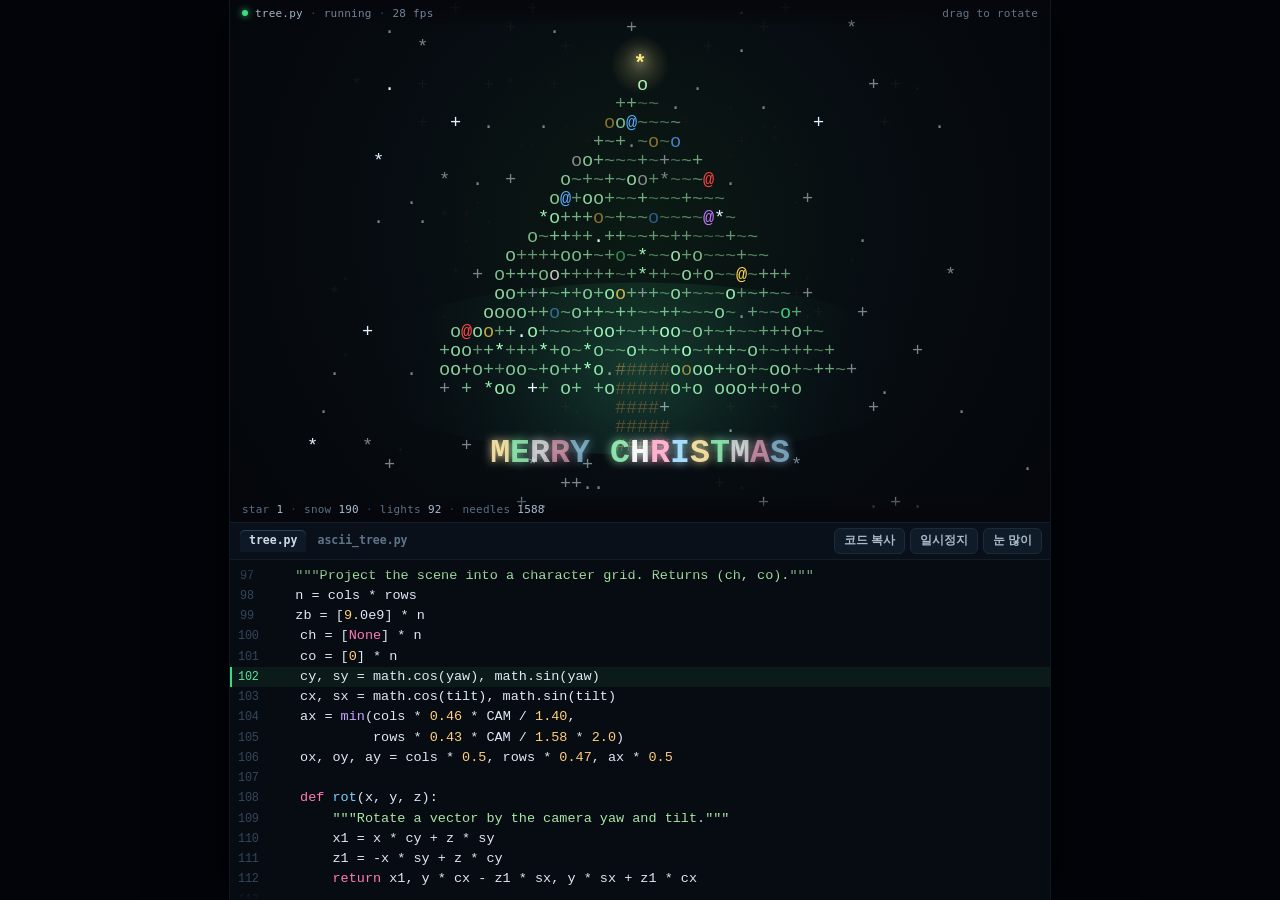
<file: ascii-christmas-tree/index.html>
<!DOCTYPE html>
<html lang="ko">
<head>
<meta charset="utf-8">
<meta name="viewport" content="width=device-width, initial-scale=1, viewport-fit=cover, maximum-scale=1">
<meta name="theme-color" content="#05070c">
<meta name="description" content="3D ASCII 크리스마스 트리 — 30fps 트루컬러 아스키 애니메이션과 파이썬 코드 뷰어">
<title>ASCII Christmas Tree · tree.py</title>
<style>
  *{box-sizing:border-box;-webkit-tap-highlight-color:transparent}
  html,body{margin:0;padding:0;height:100%;background:#02040a;overflow:hidden}
  body{
    font-family:-apple-system,BlinkMacSystemFont,"Segoe UI",Roboto,"Apple SD Gothic Neo","Malgun Gothic",sans-serif;
    color:#dfe8f3;
  }
  #app{
    position:relative;width:100%;max-width:820px;height:100vh;height:100dvh;margin:0 auto;
    display:flex;flex-direction:column;background:#05070c;
    box-shadow:0 0 0 1px #0d1826, 0 0 60px rgba(0,0,0,.8);
  }
  /* ---------- stage (58%) ---------- */
  #stage{position:relative;flex:0 0 58%;min-height:0;overflow:hidden;background:#05070c}
  #treeCanvas{position:absolute;inset:0;width:100%;height:100%;display:block;touch-action:none;cursor:grab}
  #treeCanvas.drag{cursor:grabbing}
  .hud{
    position:absolute;left:0;right:0;height:26px;display:flex;align-items:center;gap:7px;
    padding:0 12px;font:500 11px/1 ui-monospace,"SFMono-Regular",Menlo,Consolas,monospace;
    color:#71859b;letter-spacing:.02em;pointer-events:none;user-select:none;white-space:nowrap;overflow:hidden;
  }
  .hud-top{top:0;background:linear-gradient(180deg,rgba(5,7,12,.94) 40%,rgba(5,7,12,0))}
  .hud-bottom{bottom:0;background:linear-gradient(0deg,rgba(5,7,12,.94) 40%,rgba(5,7,12,0))}
  .hud .file{color:#9fb4c9}
  .hud .sep{color:#2f4155}
  .hud .grow{flex:1}
  .hud .k{color:#5b6f85}
  .hud .v{color:#a9bccf}
  .dot{width:6px;height:6px;border-radius:50%;background:#3ddc84;box-shadow:0 0 7px #3ddc84;flex:0 0 auto}
  .dot.paused{background:#ffc857;box-shadow:0 0 7px #ffc857}
  @keyframes pulse{0%,100%{opacity:1}50%{opacity:.35}}
  .dot{animation:pulse 1.8s ease-in-out infinite}
  #hint{transition:opacity .8s ease;opacity:.85}
  #hint.off{opacity:0}
  /* ---------- ide (42%) ---------- */
  #ide{
    flex:1 1 auto;min-height:0;display:flex;flex-direction:column;
    background:#070b12;border-top:1px solid #12202e;position:relative;
  }
  .ide-head{
    display:flex;align-items:center;gap:6px;padding:5px 8px 5px 10px;
    background:#0a1019;border-bottom:1px solid #101d2a;flex:0 0 auto;
  }
  .tabs{display:flex;gap:2px;align-items:center;min-width:0;overflow:hidden}
  .tab{
    font:600 11.5px/1 ui-monospace,"SFMono-Regular",Menlo,Consolas,monospace;
    color:#5f7488;padding:5px 9px;border-radius:5px 5px 0 0;white-space:nowrap;
  }
  .tab.active{color:#cfdae6;background:#0e1826;box-shadow:inset 0 1px 0 #24405c}
  .btns{display:flex;gap:5px;margin-left:auto;flex:0 0 auto}
  .btns button{
    font:600 11.5px/1 -apple-system,BlinkMacSystemFont,"Segoe UI","Apple SD Gothic Neo",sans-serif;
    color:#a9bbcc;background:#101b28;border:1px solid #1b2b3d;border-radius:6px;
    padding:6px 9px;cursor:pointer;white-space:nowrap;transition:background .15s,color .15s,border-color .15s;
  }
  .btns button:hover{background:#16273a;color:#dbe7f2;border-color:#2b4663}
  .btns button:active{transform:translateY(1px)}
  .btns button[aria-pressed="true"]{background:#123a2a;border-color:#2f7d58;color:#8bffc0}
  #codeScroll{
    flex:1 1 auto;min-height:0;overflow-y:auto;overflow-x:hidden;
    scrollbar-width:thin;scrollbar-color:#1d3348 transparent;
    -webkit-mask-image:linear-gradient(to bottom,transparent 0,#000 16px,#000 calc(100% - 16px),transparent 100%);
    mask-image:linear-gradient(to bottom,transparent 0,#000 16px,#000 calc(100% - 16px),transparent 100%);
    padding:6px 0 10px;
  }
  #codeScroll::-webkit-scrollbar{width:7px}
  #codeScroll::-webkit-scrollbar-thumb{background:#1b2c3f;border-radius:4px}
  .code{font-family:ui-monospace,"SFMono-Regular",Menlo,Consolas,"Liberation Mono",monospace;
    font-size:11.5px;line-height:1.5;white-space:pre;tab-size:4}
  .ln{display:flex;align-items:baseline;padding:0 8px 0 0;border-left:2px solid transparent;
      transition:background .18s ease,border-color .18s ease}
  .ln .n{
    flex:0 0 auto;text-align:right;color:#33475c;padding:0 9px 0 6px;user-select:none;
    font-size:.88em;letter-spacing:-.02em;min-width:2.6em;
  }
  .ln .t{flex:1 1 auto;white-space:pre;overflow:hidden;text-overflow:clip}
  .ln.active{background:rgba(61,220,132,.075);border-left-color:#3ddc84}
  .ln.active .n{color:#5ce49b}
  .tok-kw{color:#ff7ab2}
  .tok-def{color:#79d2ff}
  .tok-str{color:#a8e6a3}
  .tok-num{color:#ffcf7a}
  .tok-com{color:#4b6076;font-style:italic}
  .tok-bi{color:#c6a8ff}
  .tok-op{color:#8fa8bf}
  #toast{
    position:absolute;left:50%;bottom:14px;transform:translate(-50%,14px);
    background:#122334;color:#c8ffdd;border:1px solid #2c6f4c;border-radius:8px;
    padding:8px 14px;font-size:12px;font-weight:600;opacity:0;pointer-events:none;
    transition:opacity .25s,transform .25s;z-index:20;white-space:nowrap;
    box-shadow:0 6px 24px rgba(0,0,0,.6);
  }
  #toast.on{opacity:1;transform:translate(-50%,0)}
  @media (max-width:520px){
    .hud{font-size:10px;padding:0 9px;gap:5px}
    .btns button{padding:5px 7px;font-size:11px}
    .tab{padding:5px 7px;font-size:11px}
    #tabAlt{display:none}
  }
  @media (max-height:560px){ #stage{flex-basis:56%} }
</style>
</head>
<body>
<div id="app">
  <section id="stage" aria-label="3D 아스키 크리스마스 트리">
    <canvas id="treeCanvas"></canvas>
    <div class="hud hud-top">
      <span class="dot" id="dot"></span>
      <span class="file">tree.py</span>
      <span class="sep">·</span>
      <span id="runState">running</span>
      <span class="sep">·</span>
      <span id="fpsLabel">30 fps</span>
      <span class="grow"></span>
      <span id="hint">drag to rotate</span>
    </div>
    <div class="hud hud-bottom">
      <span class="k">star</span><span class="v" id="cStar">1</span>
      <span class="sep">·</span>
      <span class="k">snow</span><span class="v" id="cSnow">0</span>
      <span class="sep">·</span>
      <span class="k">lights</span><span class="v" id="cBulb">0</span>
      <span class="sep">·</span>
      <span class="k">needles</span><span class="v" id="cLeaf">0</span>
    </div>
  </section>

  <section id="ide" aria-label="파이썬 코드 뷰어">
    <div class="ide-head">
      <div class="tabs">
        <span class="tab active">tree.py</span>
        <span class="tab" id="tabAlt">ascii_tree.py</span>
      </div>
      <div class="btns">
        <button id="btnCopy" type="button">코드 복사</button>
        <button id="btnPause" type="button" aria-pressed="false">일시정지</button>
        <button id="btnSnow" type="button" aria-pressed="false">눈 많이</button>
      </div>
    </div>
    <div id="codeScroll"><div class="code" id="code"></div></div>
    <div id="toast">복사했어요</div>
  </section>
</div>

<script id="pysrc" type="text/plain">[base64]</script>
<script>
(function(){
  'use strict';

  /* ================= palette ================= */
  var PAL = [];
  function rgb(r,g,b){ return 'rgb('+(r<0?0:r>255?255:r|0)+','+(g<0?0:g>255?255:g|0)+','+(b<0?0:b>255?255:b|0)+')'; }
  function ramp(base,n,f0){
    var out=[],k,f;
    f0 = (f0===undefined)?0.09:f0;
    for(k=0;k<n;k++){
      f=f0+(1-f0)*k/(n-1);
      PAL.push(rgb(base[0]*f, base[1]*f, base[2]*f));
      out.push(PAL.length-1);
    }
    return out;
  }
  var LEAF_C  = ramp([170,255,190],16,0.22);
  var TRUNK_C = ramp([168,110,62],6);
  var SNOW_C  = ramp([226,242,255],3);
  var STAR_C  = ramp([255,244,168],4);
  var BULB_C  = [
    ramp([255,66,66],5),  ramp([255,212,78],5), ramp([88,172,255],5),
    ramp([198,118,255],5),ramp([255,255,255],5),ramp([86,255,150],5)
  ];
  var CHARS = '.,~+o*#@';

  /* ================= scene ================= */
  var TAU = Math.PI*2, CAM = 5.2, R = 1.34, Y0 = -1.02, Y1 = 1.30;
  var LIGHT = [-0.40,0.70,0.58];      /* key: upper left, front */
  var FILL  = [0.62,0.18,0.76];       /* fill: right, front */

  function mulberry32(a){
    return function(){
      a |= 0; a = a + 0x6D2B79F5 | 0;
      var t = Math.imul(a ^ a >>> 15, 1 | a);
      t = t + Math.imul(t ^ t >>> 7, 61 | t) ^ t;
      return ((t ^ t >>> 14) >>> 0) / 4294967296;
    };
  }

  var LEAF = [];   /* x,y,z, nx,ny,nz, seed */
  var BULBS = [];  /* x,y,z, nx,ny,nz, colorIdx, phase */
  var TRUNK = [];  /* x,y,z, nx,ny,nz */

  (function build(){
    var rnd = mulberry32(11), i, j, u, y, r, n, a, rr, nl, x, z;
    nl = Math.hypot(1, 0.62);
    for(i=0;i<104;i++){
      u = i/103;
      y = Y0 + (Y1-Y0)*u;
      r = R*Math.pow(1-u,0.90)*(1+0.055*Math.sin(u*24));
      n = Math.round(4 + 30*(1-u));
      for(j=0;j<n;j++){
        a  = u*9*TAU + j*TAU/n + (rnd()-0.5)*0.26;
        rr = r*(1+(rnd()-0.5)*0.15);
        if(rnd() < 0.20) continue;
        x = Math.cos(a)*rr; z = Math.sin(a)*rr;
        LEAF.push(x, y+(rnd()-0.5)*0.06, z,
                  Math.cos(a)/nl, 0.62/nl, Math.sin(a)/nl, rnd());
      }
    }
    for(i=0;i<92;i++){
      u = 0.045 + 0.905*i/91;
      a = u*7*TAU;
      r = R*Math.pow(1-u,0.90) + 0.045;
      x = Math.cos(a)*r; z = Math.sin(a)*r;
      BULBS.push(x, Y0+(Y1-Y0)*u, z, Math.cos(a), 0.5, Math.sin(a),
                 i%6, (i*1.7)%TAU);
    }
    for(i=0;i<14;i++){
      y = -1.50 + 0.48*i/13;
      for(j=0;j<18;j++){
        a = j*TAU/18 + i*0.21;
        TRUNK.push(Math.cos(a)*0.15, y, Math.sin(a)*0.15,
                   Math.cos(a), 0.25, Math.sin(a));
      }
    }
  })();

  var flakes = [];
  var NFLAKE_MAX = 320;
  (function makeSnow(){
    var rnd = mulberry32(5), i;
    for(i=0;i<NFLAKE_MAX;i++){
      flakes.push({
        x:(rnd()-0.5)*4.4, y:(rnd()-0.5)*3.8, z:(rnd()-0.5)*4.4,
        v:0.42+rnd()*0.75, ph:rnd()*TAU, sz:rnd()
      });
    }
  })();
  var snowCount = 0, snowTarget = 190;

  /* ================= state ================= */
  var yaw = 0.6, pitch = 0.26, yawVel = 0.52, autoDir = 1;
  var lastDrag = -1e9, dragging = false, paused = false;
  var t0 = performance.now(), now = 0, T = 0;

  var stage = document.getElementById('stage');
  var canvas = document.getElementById('treeCanvas');
  var ctx = canvas.getContext('2d');
  var FONT_FAMILY = 'ui-monospace,"SFMono-Regular",Menlo,Consolas,"Liberation Mono",monospace';

  var W=0,H=0,dpr=1,cols=0,rows=0,cellW=0,cellH=0,fontPx=0,FONT='';
  var axPx=1,cxPx=0,cyPx=0,contentTop=0,contentBottom=0,contentH=0;
  var zBuf=null,chBuf=null,coBuf=null;
  var bgGrad=null, groundGrad=null;
  var sprites = [];

  function sprite(chIdx,colorIdx){
    var key = colorIdx*8 + chIdx, c = sprites[key], g;
    if(c) return c;
    c = document.createElement('canvas');
    c.width = cellW; c.height = cellH;
    g = c.getContext('2d');
    g.font = FONT;
    g.textBaseline = 'top';
    g.fillStyle = PAL[colorIdx];
    g.fillText(CHARS.charAt(chIdx), 0, 0);
    sprites[key] = c;
    return c;
  }

  function layout(){
    var rect = stage.getBoundingClientRect();
    dpr = Math.min(window.devicePixelRatio || 1, 2);
    W = Math.max(160, Math.round(rect.width*dpr));
    H = Math.max(120, Math.round(rect.height*dpr));
    canvas.width = W; canvas.height = H;
    canvas.style.width = rect.width+'px';
    canvas.style.height = rect.height+'px';

    var aspect = W/H;
    var targetRows = aspect < 1.05 ? 35 : (aspect < 1.55 ? 31 : 28);
    fontPx = Math.max(9*dpr, Math.min(36*dpr, H/targetRows));
    cellH = Math.round(fontPx*1.02) || 1;
    FONT = fontPx.toFixed(1)+'px '+FONT_FAMILY;
    ctx.font = FONT;
    cellW = Math.max(2, Math.round(ctx.measureText('M').width));
    cols = Math.max(16, Math.floor(W/cellW));
    rows = Math.max(8, Math.floor(H/cellH));

    contentTop = Math.round(27*dpr);
    contentBottom = H - Math.round(27*dpr);
    contentH = contentBottom - contentTop;
    axPx = Math.min(W*0.46/(1.40/CAM), contentH*0.43/(1.58/CAM));
    cxPx = W/2;
    cyPx = contentTop + contentH*0.47;

    zBuf = new Float32Array(cols*rows);
    chBuf = new Int16Array(cols*rows);
    coBuf = new Uint16Array(cols*rows);
    sprites = [];

    ctx.setTransform(1,0,0,1,0,0);
    bgGrad = ctx.createRadialGradient(W*0.5, contentTop+contentH*0.42, 10,
                                      W*0.5, contentTop+contentH*0.42, Math.max(W,H)*0.62);
    bgGrad.addColorStop(0,'#0b1a14');
    bgGrad.addColorStop(0.45,'#070d12');
    bgGrad.addColorStop(1,'#04060b');
    groundGrad = ctx.createRadialGradient(cxPx, cyPx+contentH*0.26, 2,
                                          cxPx, cyPx+contentH*0.26, axPx*0.42);
    groundGrad.addColorStop(0,'rgba(80,255,180,.16)');
    groundGrad.addColorStop(0.55,'rgba(40,150,110,.05)');
    groundGrad.addColorStop(1,'rgba(0,0,0,0)');

    document.getElementById('cLeaf').textContent = (LEAF.length/7)|0;
    document.getElementById('cBulb').textContent = (BULBS.length/8)|0;
  }

  /* ================= drawing ================= */
  function draw(){
    ctx.setTransform(1,0,0,1,0,0);
    ctx.globalCompositeOperation = 'source-over';
    ctx.fillStyle = bgGrad;
    ctx.fillRect(0,0,W,H);

    zBuf.fill(1e9);
    chBuf.fill(-1);

    var cyw = Math.cos(yaw), syw = Math.sin(yaw);
    var cpt = Math.cos(pitch), spt = Math.sin(pitch);
    var kx = axPx/cellW, ky = axPx/cellH;
    var cxCol = cxPx/cellW, cyRow = cyPx/cellH;
    var py = 0;
    var i, x, y, z, x1, z1, y1, z2, d, c, r, idx, nx0, ny0, nz0, nx1, nz1, ny1, nz2;
    var lam, rim, fill, s, k2;

    /* --- needles --- */
    for(i=0;i<LEAF.length;i+=7){
      x=LEAF[i]; y=LEAF[i+1]; z=LEAF[i+2];
      x1 =  x*cyw + z*syw;
      z1 = -x*syw + z*cyw;
      y1 =  y*cpt - z1*spt;
      z2 =  y*spt + z1*cpt;
      d = z2 + CAM;
      if(d < 0.45) continue;
      c = (cxCol + (x1/d)*kx)|0;
      if(c<0||c>=cols) continue;
      r = (cyRow - (y1/d)*ky)|0;
      if(r<0||r>=rows) continue;
      idx = r*cols+c;
      if(d >= zBuf[idx]) continue;

      nx0=LEAF[i+3]; ny0=LEAF[i+4]; nz0=LEAF[i+5];
      nx1 =  nx0*cyw + nz0*syw;
      nz1 = -nx0*syw + nz0*cyw;
      ny1 =  ny0*cpt - nz1*spt;
      nz2 =  ny0*spt + nz1*cpt;
      lam = nx1*LIGHT[0] + ny1*LIGHT[1] + nz2*LIGHT[2];
      fill = nx1*FILL[0] + ny1*FILL[1] + nz2*FILL[2];
      rim = Math.pow(Math.max(0, 1-Math.abs(nz2)), 0.65);
      s = 0.42 + 0.58*Math.max(0,lam) + 0.24*Math.max(0,fill);
      s *= 0.85 + 0.15*rim;             /* edges catch a little more light */
      s *= 1.05 - 0.09*(d-3.6);
      s *= 0.78 + 0.44*LEAF[i+6];       /* dappled needles */
      s *= 0.96 + 0.08*Math.sin(y*15.0);
      s += 0.05*Math.sin(T*3 + LEAF[i+6]*6.3);
      if(s<0.22) s=0.22; else if(s>1) s=1;
      k2 = 1 + (s*4.6)|0; if(k2>5) k2=5;
      zBuf[idx]=d;
      chBuf[idx]= k2;
      coBuf[idx]= LEAF_C[Math.min(15, (s*15.5)|0)];
    }

    /* --- bulbs --- */
    var br, ci2, phase;
    for(i=0;i<BULBS.length;i+=8){
      x=BULBS[i]; y=BULBS[i+1]; z=BULBS[i+2];
      x1 =  x*cyw + z*syw;
      z1 = -x*syw + z*cyw;
      y1 =  y*cpt - z1*spt;
      z2 =  y*spt + z1*cpt;
      d = z2 + CAM;
      if(d < 0.45) continue;
      c = (cxCol + (x1/d)*kx)|0;
      r = (cyRow - (y1/d)*ky)|0;
      if(c<0||c>=cols||r<0||r>=rows) continue;
      idx = r*cols+c;
      if(d >= zBuf[idx]) continue;
      phase = BULBS[i+7];
      br = 0.40 + 0.60*(0.5+0.5*Math.sin(T*3.2 + phase));
      ci2 = BULB_C[BULBS[i+6]][Math.min(4,(br*4.99)|0)];
      zBuf[idx]=d;
      chBuf[idx]= br>0.86 ? 7 : 4;
      coBuf[idx]= ci2;
    }

    /* --- trunk --- */
    for(i=0;i<TRUNK.length;i+=6){
      x=TRUNK[i]; y=TRUNK[i+1]; z=TRUNK[i+2];
      x1 =  x*cyw + z*syw;
      z1 = -x*syw + z*cyw;
      y1 =  y*cpt - z1*spt;
      z2 =  y*spt + z1*cpt;
      d = z2 + CAM;
      if(d < 0.45) continue;
      c = (cxCol + (x1/d)*kx)|0;
      r = (cyRow - (y1/d)*ky)|0;
      if(c<0||c>=cols||r<0||r>=rows) continue;
      idx = r*cols+c;
      if(d >= zBuf[idx]) continue;
      nx0=TRUNK[i+3]; nz0=TRUNK[i+5];
      nx1 =  nx0*cyw + nz0*syw;
      nz1 = -nx0*syw + nz0*cyw;
      lam = nx1*LIGHT[0] + 0.3*LIGHT[1] + nz1*LIGHT[2];
      s = 0.35 + 0.65*Math.max(0,lam);
      if(s<0) s=0; else if(s>1) s=1;
      zBuf[idx]=d;
      chBuf[idx]= 6;
      coBuf[idx]= TRUNK_C[Math.min(5,(s*5.99)|0)];
    }

    /* --- snow --- */
    var f, k;
    for(i=0;i<snowCount;i++){
      f = flakes[i];
      x=f.x; y=f.y; z=f.z;
      x1 =  x*cyw + z*syw;
      z1 = -x*syw + z*cyw;
      y1 =  y*cpt - z1*spt;
      z2 =  y*spt + z1*cpt;
      d = z2 + CAM;
      if(d < 0.6) continue;
      c = (cxCol + (x1/d)*kx)|0;
      r = (cyRow - (y1/d)*ky)|0;
      if(c<0||c>=cols||r<0||r>=rows) continue;
      idx = r*cols+c;
      if(d >= zBuf[idx]) continue;
      k = d < 3.6 ? 3 : (d < 5.2 ? 2 : 0);
      zBuf[idx]=d;
      chBuf[idx]= f.sz > 0.86 ? 5 : (f.sz > 0.5 ? 3 : 0);
      coBuf[idx]= SNOW_C[Math.min(2, Math.max(0, k-1))];
    }

    /* --- blit glyphs --- */
    var base, sp, ci3;
    for(r=0;r<rows;r++){
      base = r*cols;
      py = r*cellH;
      for(c=0;c<cols;c++){
        ci3 = chBuf[base+c];
        if(ci3 < 0) continue;
        sp = sprite(ci3, coBuf[base+c]);
        ctx.drawImage(sp, c*cellW, py);
      }
    }

    drawGlow();
    if(T - titleT > 0.08){ titleT = T; buildTitle(); }
    drawTitle();
  }

  function drawGlow(){
    /* soft ground light under the tree */
    ctx.save();
    ctx.globalCompositeOperation = 'lighter';
    ctx.fillStyle = groundGrad;
    ctx.beginPath();
    ctx.ellipse(cxPx, cyPx + contentH*0.26, axPx*0.44, axPx*0.13, 0, 0, TAU);
    ctx.fill();
    ctx.restore();
  }

  function projectPoint(x,y,z){
    var cyw = Math.cos(yaw), syw = Math.sin(yaw);
    var cpt = Math.cos(pitch), spt = Math.sin(pitch);
    var x1 =  x*cyw + z*syw;
    var z1 = -x*syw + z*cyw;
    var y1 =  y*cpt - z1*spt;
    var z2 =  y*spt + z1*cpt;
    var d = z2 + CAM;
    return {
      c: (cxPx/cellW) + (x1/d)*(axPx/cellW),
      r: (cyPx/cellH) - (y1/d)*(axPx/cellH),
      d: d
    };
  }

  var titleCv = null, titleT = -1, titleKey = '';

  function buildTitle(){
    var size = Math.min(cellH*1.75, W*0.082);
    var txt = 'MERRY CHRISTMAS';
    var cw = Math.ceil(W), chh = Math.ceil(size*2.6);
    if(!titleCv){ titleCv = document.createElement('canvas'); }
    if(titleCv.width !== cw || titleCv.height !== chh){
      titleCv.width = cw; titleCv.height = chh;
    }
    var g = titleCv.getContext('2d');
    g.clearRect(0,0,cw,chh);
    g.font = '700 '+size.toFixed(1)+'px '+FONT_FAMILY;
    var tw = g.measureText(txt).width;
    var sc = Math.min(1, (W*0.86)/tw);
    var x = cw/2 - (tw*sc)/2;
    var y = chh*0.5;
    var colsA = ['#ffe9a8','#9dffc0','#ffffff','#ffb3d0','#a8e0ff'];
    g.textAlign = 'center';
    g.textBaseline = 'middle';
    g.setTransform(sc,0,0,1,x,0);
    var px = 0, i, ch, w, col, br;
    for(i=0;i<txt.length;i++){
      ch = txt.charAt(i);
      w = g.measureText(ch).width;
      br = 0.55 + 0.45*Math.sin(T*2.4 + i*0.62);
      col = colsA[i % colsA.length];
      g.globalAlpha = 0.55 + 0.45*br;
      g.shadowColor = col;
      g.shadowBlur = 10;
      g.fillStyle = col;
      g.fillText(ch, px + w/2, y);
      px += w;
    }
    g.setTransform(1,0,0,1,0,0);
    titleKey = '';
  }

  function drawTitle(){
    var size = Math.min(cellH*1.75, W*0.082);
    var chh = Math.ceil(size*2.6);
    if(!titleCv || !titleKey){
      if(titleCv && titleCv.width === Math.ceil(W) && titleCv.height === chh && titleKey === '') buildTitle();
      else { titleKey=''; buildTitle(); }
    }
    ctx.drawImage(titleCv, 0, contentBottom - chh + size*0.06);
  }

  function drawStar(){
    var p = projectPoint(0, Y1 + 0.30, 0);
    var pulse = 0.5 + 0.5*Math.sin(T*4.2);
    var size = cellH*(1.15 + 0.22*pulse);
    var col = pulse > 0.6 ? '#fffdf0' : '#ffe680';
    ctx.save();
    ctx.globalCompositeOperation = 'lighter';
    var g = ctx.createRadialGradient(p.c*cellW, p.r*cellH, 1, p.c*cellW, p.r*cellH, size*1.35);
    g.addColorStop(0,'rgba(255,240,160,'+(0.22+0.24*pulse)+')');
    g.addColorStop(1,'rgba(255,220,90,0)');
    ctx.fillStyle = g;
    ctx.beginPath(); ctx.arc(p.c*cellW, p.r*cellH, size*1.35, 0, TAU); ctx.fill();
    ctx.restore();

    ctx.save();
    ctx.font = '700 '+size.toFixed(1)+'px '+FONT_FAMILY;
    ctx.textAlign = 'center'; ctx.textBaseline = 'middle';
    ctx.shadowColor = 'rgba(255,236,150,.95)';
    ctx.shadowBlur = size*0.55;
    ctx.fillStyle = col;
    ctx.fillText('*', p.c*cellW, p.r*cellH);
    ctx.restore();
  }

  /* ================= loop ================= */
  var last = 0, accT = 0, fpsAcc = 0, fpsN = 0, fpsShown = 30, lastHud = 0;
  var FRAME = 1/30;

  function updateSnow(dt){
    var i, f;
    for(i=0;i<NFLAKE_MAX;i++){
      f = flakes[i];
      f.y -= f.v*dt;
      f.x += Math.sin(T*1.3 + f.ph)*0.05*dt;
      if(f.y < -2.0){ f.y = 2.0; f.x = (Math.random()-0.5)*4.4; f.z = (Math.random()-0.5)*4.4; }
    }
  }

  function step(ts){
    requestAnimationFrame(step);
    if(!last){ last = ts; return; }
    var dt = (ts - last)/1000;
    last = ts;
    if(dt > 0.5) dt = 0.5;
    accT += dt;
    if(accT < FRAME*0.94) return;     /* hold 30 fps */
    var sdt = accT;
    accT = 0;

    if(!paused){
      T += sdt;
      if(!dragging && (ts - lastDrag) > 1100) yaw += autoDir*yawVel*sdt;
      updateSnow(sdt);
    }
    draw();
    drawStar();

    fpsAcc += sdt; fpsN++;
    if(fpsAcc > 0.6){
      fpsShown = Math.round(fpsN/fpsAcc);
      fpsAcc = 0; fpsN = 0;
      var el = document.getElementById('fpsLabel');
      if(el) el.textContent = paused ? '— fps' : (fpsShown || 30)+' fps';
    }
    if(ts - lastHud > 800){ lastHud = ts; updateHud(); }
  }

  function updateHud(){
    document.getElementById('cSnow').textContent = snowCount;
  }

  /* ================= input ================= */
  var px0=0, py0=0, moved=false;
  canvas.addEventListener('pointerdown', function(e){
    dragging = true; moved = false;
    px0 = e.clientX; py0 = e.clientY;
    canvas.classList.add('drag');
    canvas.setPointerCapture(e.pointerId);
  });
  canvas.addEventListener('pointermove', function(e){
    if(!dragging) return;
    var dx = e.clientX-px0, dy = e.clientY-py0;
    if(Math.abs(dx) > 0.6 || Math.abs(dy) > 0.6) moved = true;
    yaw += dx*0.009;
    pitch = Math.max(-0.18, Math.min(0.85, pitch + dy*0.005));
    if(Math.abs(dx) > 1.2) autoDir = dx > 0 ? 1 : -1;
    px0 = e.clientX; py0 = e.clientY;
  });
  function endDrag(e){
    if(!dragging) return;
    dragging = false;
    lastDrag = performance.now();
    canvas.classList.remove('drag');
    if(moved) document.getElementById('hint').classList.add('off');
    try{ canvas.releasePointerCapture(e.pointerId); }catch(err){}
  }
  canvas.addEventListener('pointerup', endDrag);
  canvas.addEventListener('pointercancel', endDrag);

  /* ================= UI ================= */
  var btnPause = document.getElementById('btnPause');
  var btnSnow = document.getElementById('btnSnow');
  var btnCopy = document.getElementById('btnCopy');
  var toast = document.getElementById('toast');
  var toastTimer = 0;

  function showToast(msg){
    toast.textContent = msg;
    toast.classList.add('on');
    clearTimeout(toastTimer);
    toastTimer = setTimeout(function(){ toast.classList.remove('on'); }, 1600);
  }

  btnPause.addEventListener('click', function(){
    paused = !paused;
    btnPause.textContent = paused ? '재생' : '일시정지';
    btnPause.setAttribute('aria-pressed', paused ? 'true' : 'false');
    document.getElementById('runState').textContent = paused ? 'paused' : 'running';
    document.getElementById('dot').classList.toggle('paused', paused);
    document.getElementById('fpsLabel').textContent = paused ? '— fps' : (fpsShown||30)+' fps';
  });

  btnSnow.addEventListener('click', function(){
    var heavy = btnSnow.getAttribute('aria-pressed') !== 'true';
    btnSnow.setAttribute('aria-pressed', heavy ? 'true' : 'false');
    btnSnow.textContent = heavy ? '눈 보통' : '눈 많이';
    snowTarget = heavy ? 320 : 190;
    updateHud();
    showToast(heavy ? '눈을 많이 내려요' : '눈을 보통으로');
  });

  btnCopy.addEventListener('click', function(){
    var text = PY_SRC;
    function done(ok){ showToast(ok ? '코드를 복사했어요' : '복사에 실패했어요'); }
    if(navigator.clipboard && navigator.clipboard.writeText){
      navigator.clipboard.writeText(text).then(function(){done(true);}, function(){fallback();});
    } else fallback();
    function fallback(){
      try{
        var ta = document.createElement('textarea');
        ta.value = text; ta.style.position='fixed'; ta.style.opacity='0';
        document.body.appendChild(ta); ta.select();
        var ok = document.execCommand('copy');
        document.body.removeChild(ta); done(ok);
      }catch(err){ done(false); }
    }
  });

  /* ================= python source + highlighter ================= */
  var PY_SRC = (function(){
    var b64 = document.getElementById('pysrc').textContent.trim();
    var bin = atob(b64), len = bin.length, bytes = new Uint8Array(len), i;
    for(i=0;i<len;i++) bytes[i] = bin.charCodeAt(i);
    return new TextDecoder('utf-8').decode(bytes);
  })();

  var KW = {'import':1,'from':1,'def':1,'return':1,'for':1,'in':1,'if':1,'elif':1,
            'else':1,'while':1,'class':1,'and':1,'or':1,'not':1,'is':1,'None':1,
            'True':1,'False':1,'global':1,'break':1,'continue':1,'try':1,'except':1,
            'finally':1,'with':1,'as':1,'pass':1,'lambda':1,'yield':1,'raise':1,
            'del':1,'assert':1};
  var BI = {'print':1,'len':1,'int':1,'str':1,'float':1,'range':1,'max':1,'min':1,
            'abs':1,'round':1,'enumerate':1,'list':1,'dict':1,'set':1,'sorted':1,
            'zip':1,'open':1,'super':1,'isinstance':1};
  var TOKEN = /("(?:[^"\\]|\\.)*")|('(?:[^'\\]|\\.)*')|(#[^\n]*)|(\b\d+\.?\d*\b)|([A-Za-z_]\w*)|([^\sA-Za-z0-9_#"'.,:;(){}\[\]+\-*/%<>=!&|^~]+)|(\s+)|([\s\S])/g;

  function esc(s){
    return s.replace(/&/g,'&amp;').replace(/</g,'&lt;').replace(/>/g,'&gt;');
  }

  function highlight(line){
    var out = '', m, prevWord = '', cls;
    TOKEN.lastIndex = 0;
    while((m = TOKEN.exec(line)) !== null){
      var tok = m[0];
      if(m[1] || m[2]){ out += '<span class="tok-str">'+esc(tok)+'</span>'; prevWord = tok; }
      else if(m[3]){ out += '<span class="tok-com">'+esc(tok)+'</span>'; prevWord = '#'; }
      else if(m[4]){ out += '<span class="tok-num">'+esc(tok)+'</span>'; prevWord = tok; }
      else if(m[5]){
        cls = '';
        if(KW[tok]) cls = 'tok-kw';
        else if(prevWord === 'def' || prevWord === 'class') cls = 'tok-def';
        else if(BI[tok]) cls = 'tok-bi';
        out += cls ? '<span class="'+cls+'">'+esc(tok)+'</span>' : esc(tok);
        prevWord = tok;
      }
      else { out += esc(tok); if(tok.trim()) prevWord = tok; }
      if(m[0].length === 0) TOKEN.lastIndex++;
    }
    return out;
  }

  var lines = PY_SRC.split('\n');
  var lineEls = [];
  var codeEl = document.getElementById('code');
  (function renderCode(){
    var html = [], i;
    for(i=0;i<lines.length;i++){
      html.push('<div class="ln" id="ln'+i+'"><span class="n">'+(i+1)+'</span><span class="t">'
                + (highlight(lines[i]) || ' ') + '</span></div>');
    }
    codeEl.innerHTML = html.join('');
    for(i=0;i<lines.length;i++) lineEls.push(document.getElementById('ln'+i));
  })();

  /* fit code font so no line ever scrolls sideways */
  function fitCode(){
    var box = document.getElementById('codeScroll');
    var avail = box.clientWidth - 46;
    var maxLen = 0, i;
    for(i=0;i<lines.length;i++) if(lines[i].length > maxLen) maxLen = lines[i].length;
    var fs = Math.min(13.5, Math.max(8.2, avail/(maxLen*0.602)));
    codeEl.style.fontSize = fs.toFixed(2)+'px';
  }

  /* active line follows the render() body, like a live trace */
  var hot = [];
  (function findHot(){
    var s = -1, e = -1, i;
    for(i=0;i<lines.length;i++){
      if(s < 0 && lines[i].indexOf('def render') === 0) s = i;
      if(s >= 0 && lines[i].indexOf('    return ch, co') === 0){ e = i; break; }
    }
    if(s < 0){ s = 0; e = Math.min(lines.length-1, 40); }
    for(i=s;i<=e;i++) if(lines[i].trim()) hot.push(i);
  })();

  var hotIdx = 0, lastHot = 0;
  function tickActive(ts){
    requestAnimationFrame(tickActive);
    if(paused) return;
    if(ts - lastHot < 150) return;
    lastHot = ts;
    if(!hot.length) return;
    var prev = lineEls[hot[(hotIdx + hot.length - 1) % hot.length]];
    if(prev) prev.classList.remove('active');
    var idx = hot[hotIdx % hot.length];
    var el = lineEls[idx];
    if(el){
      el.classList.add('active');
      var box = document.getElementById('codeScroll');
      var top = el.offsetTop - box.clientHeight*0.42;
      box.scrollTop = Math.max(0, top);
    }
    hotIdx++;
  }

  /* ================= boot ================= */
  layout();
  fitCode();
  window.addEventListener('resize', function(){
    layout(); fitCode();
  });
  window.addEventListener('orientationchange', function(){
    setTimeout(function(){ layout(); fitCode(); }, 220);
  });

  snowCount = snowTarget;
  var snowRamp = 0;
  (function snowGrow(){
    if(snowCount < snowTarget){ snowCount += 4; if(snowCount > snowTarget) snowCount = snowTarget; }
    if(snowCount > snowTarget){ snowCount -= 8; if(snowCount < snowTarget) snowCount = snowTarget; }
    requestAnimationFrame(snowGrow);
  })();

  updateHud();
  requestAnimationFrame(step);
  requestAnimationFrame(tickActive);
  setTimeout(function(){ document.getElementById('hint').classList.add('off'); }, 6000);

  /* surface runtime errors (also useful for automated checks) */
  window.__errors = [];
  window.addEventListener('error', function(e){
    window.__errors.push(String(e.message || e.error));
    var d = document.getElementById('errbox');
    if(!d){
      d = document.createElement('div');
      d.id = 'errbox';
      d.style.cssText = 'position:fixed;left:0;bottom:0;z-index:99;background:#400;color:#fff;font:11px monospace;padding:4px 8px;max-width:100%;white-space:pre-wrap';
      document.body.appendChild(d);
    }
    d.textContent = 'JS ERROR: ' + (e.message || e.error);
  });
  window.addEventListener('unhandledrejection', function(e){
    window.__errors.push('promise: ' + e.reason);
  });
  window.__ready = true;
  window.__asciiTree = {
    state: function(){ return {cols:cols, rows:rows, paused:paused, snow:snowCount, fps:fpsShown,
                               leaves:(LEAF.length/7)|0, bulbs:(BULBS.length/8)|0}; },
    yaw: function(){ return yaw; },
    grid: function(){
      var out = [], rr, cc, k;
      for(rr=0;rr<rows;rr++){
        k = '';
        for(cc=0;cc<cols;cc++){ var v = chBuf[rr*cols+cc]; k += (v<0?' ':CHARS.charAt(v)); }
        out.push(k);
      }
      return out.join('\n');
    }
  };
})();
</script>
</body>
</html>
</file>
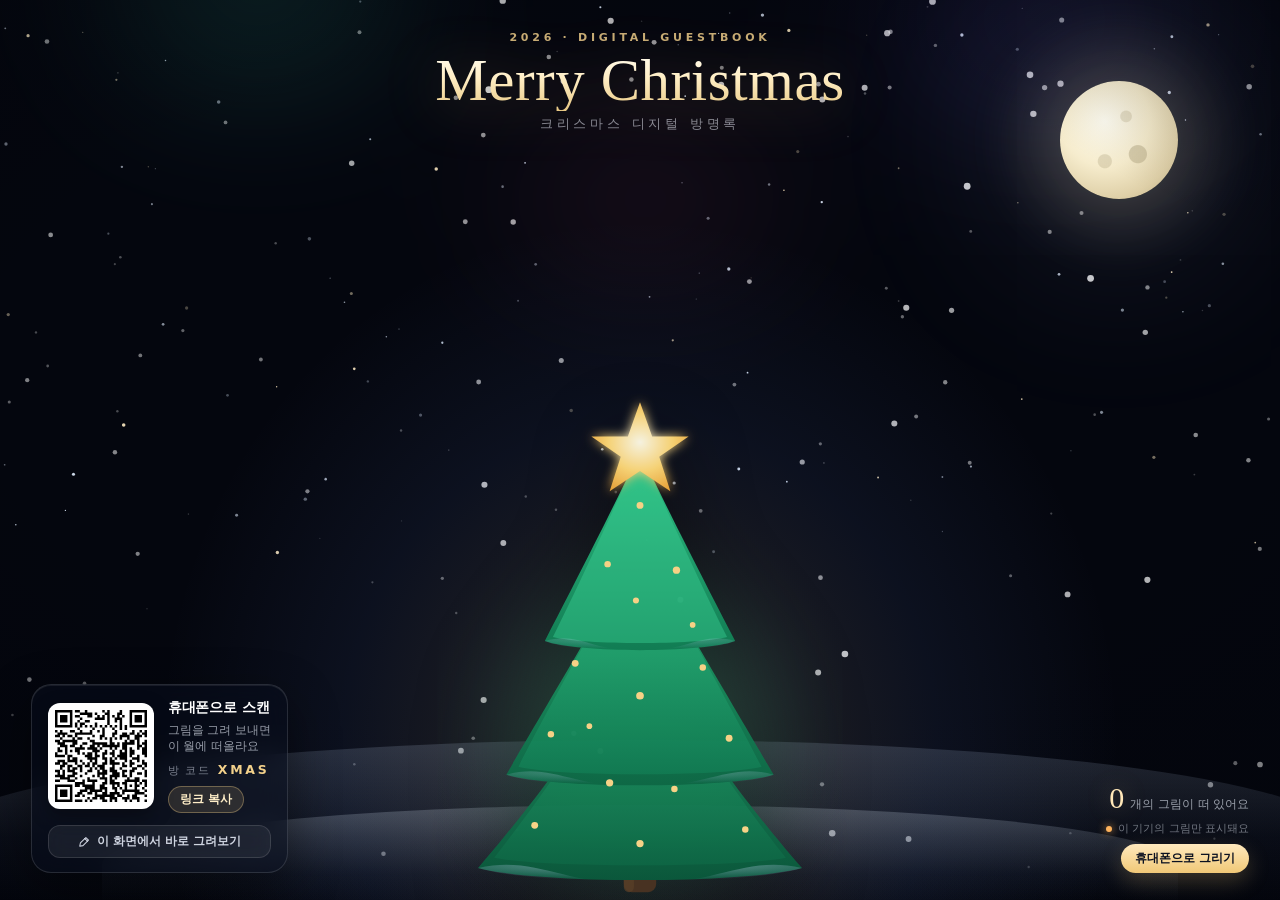
<file: christmas-guestbook/index.html>
<!doctype html>
<html lang="ko">
<head>
<meta charset="utf-8" />
<meta name="viewport" content="width=device-width, initial-scale=1, viewport-fit=cover" />
<title>크리스마스 디지털 방명록 · Merry Christmas</title>
<meta name="description" content="QR로 접속해 그림과 한마디를 보내면 미디어월에 별처럼 떠오르는 크리스마스 디지털 방명록입니다." />
<meta name="theme-color" content="#070b18" />
<meta property="og:title" content="크리스마스 디지털 방명록" />
<meta property="og:description" content="겨울밤 미디어월에 그림과 마음을 띄워 보세요." />
<link rel="stylesheet" href="style.css?v=20261124b" />
<link rel="icon" href='data:image/svg+xml,<svg xmlns="http://www.w3.org/2000/svg" viewBox="0 0 100 100"><rect width="100" height="100" rx="22" fill="%230b1024"/><path d="M50 18 L70 54 H60 L78 82 H22 L40 54 H28 Z" fill="%233fd18b"/><circle cx="50" cy="18" r="5" fill="%23f3d18b"/></svg>' />
</head>
<body>

<!-- ============ 미디어월 ============ -->
<section class="view wall" id="view-wall">
  <canvas class="scene" id="scene" aria-hidden="true"></canvas>
  <div class="aurora" aria-hidden="true"><i class="a1"></i><i class="a2"></i><i class="a3"></i></div>
  <div class="moon" aria-hidden="true"></div>
  <div class="vignette" aria-hidden="true"></div>

  <div class="stage" aria-hidden="true">
    <div class="spotlight"></div>
    <div class="snowbank b1"></div>
    <div class="snowbank b2"></div>
    <div class="tree-wrap">
      <svg class="tree" viewBox="0 0 400 520" xmlns="http://www.w3.org/2000/svg">
        <defs>
          <linearGradient id="tA" x1="0" y1="0" x2="0" y2="1">
            <stop offset="0" stop-color="#1f9c68"/><stop offset="1" stop-color="#0a5a3c"/>
          </linearGradient>
          <linearGradient id="tB" x1="0" y1="0" x2="0" y2="1">
            <stop offset="0" stop-color="#26b377"/><stop offset="1" stop-color="#0d6a46"/>
          </linearGradient>
          <linearGradient id="tC" x1="0" y1="0" x2="0" y2="1">
            <stop offset="0" stop-color="#31c98a"/><stop offset="1" stop-color="#118055"/>
          </linearGradient>
          <radialGradient id="starG" cx="50%" cy="45%" r="60%">
            <stop offset="0" stop-color="#fffbe8"/><stop offset="55%" stop-color="#ffd978"/><stop offset="100%" stop-color="#f0a93c"/>
          </radialGradient>
          <radialGradient id="treeGlow" cx="50%" cy="52%" r="50%">
            <stop offset="0" stop-color="rgba(90,220,170,.34)"/><stop offset="70%" stop-color="rgba(60,170,140,.06)"/><stop offset="100%" stop-color="rgba(0,0,0,0)"/>
          </radialGradient>
          <radialGradient id="snowHill" cx="50%" cy="0%" r="80%">
            <stop offset="0" stop-color="rgba(226,240,255,.55)"/><stop offset="100%" stop-color="rgba(160,190,240,0)"/>
          </radialGradient>
          <filter id="softGlow" x="-60%" y="-60%" width="220%" height="220%">
            <feGaussianBlur stdDeviation="5" result="b"/>
            <feMerge><feMergeNode in="b"/><feMergeNode in="SourceGraphic"/></feMerge>
          </filter>
        </defs>

        <ellipse cx="200" cy="330" rx="230" ry="240" fill="url(#treeGlow)"/>
        <rect x="184" y="418" width="32" height="76" rx="8" fill="#4a3322"/>
        <rect x="184" y="418" width="10" height="76" rx="5" fill="#5d4229" opacity=".7"/>

        <path d="M200 250 C232 306 302 404 360 470 C300 486 100 486 40 470 C98 404 168 306 200 250 Z" fill="url(#tA)"/>
        <path d="M200 250 C230 300 290 392 344 460 C296 470 104 470 56 460 C110 392 170 300 200 250 Z" fill="url(#tB)" opacity=".85"/>
        <path d="M200 148 C226 200 288 302 332 378 C288 392 112 392 68 378 C112 302 174 200 200 148 Z" fill="url(#tB)"/>
        <path d="M200 148 C224 194 280 292 320 370 C280 380 120 380 80 370 C120 292 176 194 200 148 Z" fill="url(#tC)" opacity=".8"/>
        <path d="M200 58 C220 102 262 184 294 246 C262 258 138 258 106 246 C138 184 180 102 200 58 Z" fill="url(#tC)"/>
        <path d="M200 58 C218 98 254 178 286 242 C254 250 146 250 114 242 C146 178 182 98 200 58 Z" fill="#3ad597" opacity=".45"/>

        <path d="M40 470 C98 458 120 486 200 486 C280 486 302 458 360 470 C300 488 100 488 40 470 Z" fill="url(#snowHill)"/>
        <path d="M68 378 C112 366 130 390 200 390 C270 390 288 366 332 378 C288 394 112 394 68 378 Z" fill="url(#snowHill)" opacity=".75"/>
        <path d="M106 246 C138 236 152 256 200 256 C248 256 262 236 294 246 C262 260 138 260 106 246 Z" fill="url(#snowHill)" opacity=".7"/>

        <g class="lamps" fill="#ffd98a">
          <circle cx="200" cy="112" r="3.4" style="--d:0s"/>
          <circle cx="168" cy="170" r="3.2" style="--d:.6s"/>
          <circle cx="236" cy="176" r="3.6" style="--d:1.2s"/>
          <circle cx="196" cy="206" r="3" style="--d:1.8s"/>
          <circle cx="136" cy="268" r="3.4" style="--d:.3s"/>
          <circle cx="262" cy="272" r="3.2" style="--d:.9s"/>
          <circle cx="200" cy="300" r="3.8" style="--d:1.5s"/>
          <circle cx="112" cy="338" r="3.2" style="--d:2.1s"/>
          <circle cx="288" cy="342" r="3.4" style="--d:.45s"/>
          <circle cx="170" cy="386" r="3.6" style="--d:1.05s"/>
          <circle cx="234" cy="392" r="3.2" style="--d:1.65s"/>
          <circle cx="96" cy="428" r="3.4" style="--d:2.25s"/>
          <circle cx="304" cy="432" r="3.2" style="--d:.75s"/>
          <circle cx="200" cy="446" r="3.6" style="--d:1.35s"/>
          <circle cx="150" cy="330" r="2.8" style="--d:1.95s"/>
          <circle cx="252" cy="230" r="2.8" style="--d:2.55s"/>
        </g>

        <g filter="url(#softGlow)">
          <path d="M200 10 L212 44 H248 L219 64 L230 98 L200 78 L170 98 L181 64 L152 44 H188 Z" fill="url(#starG)"/>
        </g>
      </svg>
    </div>
  </div>

  <div class="ornaments" id="ornaments"></div>

  <header class="wall-head">
    <p class="kicker">2026 · DIGITAL GUESTBOOK</p>
    <h1 class="wall-title">Merry Christmas</h1>
    <p class="wall-sub">크리스마스 디지털 방명록</p>
  </header>

  <div class="wall-bottom">
    <footer class="wall-foot">
      <div class="foot-stat">
        <span class="count" id="wall-count">0</span>
        <span class="count-label">개의 그림이 떠 있어요</span>
      </div>
      <span class="host-status" id="host-status"><i></i>미디어월 준비 중…</span>
      <a class="foot-link" id="wall-open-draw" href="?mode=draw">휴대폰으로 그리기</a>
    </footer>

    <aside class="join-card" id="join-card">
      <div class="qr-wrap"><div class="qr-box" id="qr"></div></div>
      <div class="join-body">
        <p class="join-title">휴대폰으로 스캔</p>
        <p class="join-sub">그림을 그려 보내면<br>이 월에 떠올라요</p>
        <div class="room-line">방 코드 <b id="room-code">----</b></div>
        <button class="chip-btn" id="copy-link" type="button">링크 복사</button>
      </div>
      <button class="ghost-btn" id="wall-draw-btn" type="button">
        <svg viewBox="0 0 24 24" aria-hidden="true"><path d="M15.2 4.3l4.5 4.5-9.4 9.4-5.6 1.1 1.1-5.6 9.4-9.4z"/><path d="M13.4 6.1l4.5 4.5"/></svg>
        이 화면에서 바로 그려보기
      </button>
    </aside>
  </div>
</section>

<!-- ============ 그리기(참여) ============ -->
<section class="view draw" id="view-draw">
  <div class="draw-bg" aria-hidden="true"><i class="d1"></i><i class="d2"></i></div>
  <header class="draw-head">
    <a class="head-link" id="draw-back" href="?mode=wall" aria-label="미디어월 보기">
      <svg viewBox="0 0 24 24" aria-hidden="true"><path d="M15 5l-7 7 7 7"/></svg>
      <span>미디어월</span>
    </a>
    <div class="draw-head-title">
      <span class="kicker">CHRISTMAS GUESTBOOK</span>
      <b>방명록 그리기</b>
    </div>
    <span class="badge" id="conn-badge"><i></i><span>연결 중…</span></span>
  </header>

  <main class="draw-main">
    <div class="drawer-host" id="drawer-host"></div>
  </main>

  <p class="draw-foot-note" id="draw-room-note">방 코드 <b id="draw-room">----</b></p>
</section>

<!-- ============ 공용 ============ -->
<div class="toast" id="toast" role="status" aria-live="polite"></div>

<div class="modal" id="modal" hidden>
  <div class="modal-backdrop" data-close="1"></div>
  <div class="modal-card" id="modal-card" role="dialog" aria-modal="true"></div>
</div>

<script defer src="vendor/qrcode-generator.js"></script>
<script defer src="vendor/peerjs.min.js"></script>
<script defer src="js/scene.js?v=20261124b"></script>
<script defer src="js/ui.js?v=20261124b"></script>
<script defer src="js/drawer.js?v=20261124b"></script>
<script defer src="js/store.js?v=20261124b"></script>
<script defer src="js/api.js?v=20261124b"></script>
<script defer src="js/bus.js?v=20261124b"></script>
<script defer src="js/wall.js?v=20261124b"></script>
<script defer src="js/draw-page.js?v=20261124b"></script>
<script defer src="js/app.js?v=20261124b"></script>
</body>
</html>
</file>
<file: christmas-guestbook/style.css>
/* ================= 크리스마스 디지털 방명록 ================= */
:root{
  --night-0:#04060e;
  --night-1:#080d1c;
  --night-2:#101a3a;
  --gold:#f3d18b;
  --gold-soft:#ffe7b8;
  --red:#ff5b6e;
  --green:#3fd18b;
  --text:#eef3ff;
  --muted:rgba(238,243,255,.62);
  --glass:rgba(9,14,30,.52);
  --glass-2:rgba(11,17,36,.78);
  --line:rgba(255,255,255,.13);
  --sans:-apple-system,BlinkMacSystemFont,'Apple SD Gothic Neo','Malgun Gothic','Noto Sans KR',system-ui,sans-serif;
  --serif:'Playfair Display',Georgia,'Iowan Old Style','Times New Roman',serif;
}

*{box-sizing:border-box;-webkit-tap-highlight-color:transparent}
html,body{margin:0;padding:0;height:100%}
body{
  font-family:var(--sans);
  color:var(--text);
  background:radial-gradient(120% 80% at 50% -10%, #16224a 0%, var(--night-1) 45%, var(--night-0) 100%);
  overflow:hidden;
}
button{font-family:inherit;color:inherit;border:0;background:none;cursor:pointer}
input{font-family:inherit}
a{color:inherit;text-decoration:none}
svg{display:block}

.view{position:fixed;inset:0}
.view:not(.active){display:none}
[hidden]{display:none !important}

.kicker{
  margin:0;
  font-size:11px;
  letter-spacing:.34em;
  font-weight:600;
  color:rgba(243,209,139,.82);
  text-transform:uppercase;
}

/* ================= 미디어월 ================= */
.wall{overflow:hidden;background:#04060e}
.scene{position:absolute;inset:0;width:100%;height:100%;z-index:1;pointer-events:none}

.aurora{position:absolute;inset:-20% -10% 0;z-index:1;pointer-events:none;filter:blur(60px);opacity:.55}
.aurora i{position:absolute;display:block;border-radius:50%}
.aurora .a1{left:6%;top:0;width:46vw;height:34vh;background:radial-gradient(circle,rgba(64,220,190,.30),transparent 65%);animation:auroraA 22s ease-in-out infinite}
.aurora .a2{right:2%;top:6%;width:52vw;height:30vh;background:radial-gradient(circle,rgba(120,110,255,.26),transparent 66%);animation:auroraB 28s ease-in-out infinite}
.aurora .a3{left:32%;top:26%;width:44vw;height:22vh;background:radial-gradient(circle,rgba(255,110,160,.16),transparent 68%);animation:auroraA 34s ease-in-out infinite reverse}
@keyframes auroraA{0%,100%{transform:translate3d(0,0,0) scale(1)}50%{transform:translate3d(4%,3%,0) scale(1.12)}}
@keyframes auroraB{0%,100%{transform:translate3d(0,0,0) scale(1.05)}50%{transform:translate3d(-5%,-2%,0) scale(1)}}

.moon{
  position:absolute;right:8%;top:9%;width:118px;height:118px;border-radius:50%;z-index:1;
  background:radial-gradient(circle at 38% 34%, #fffdf2 0%, #f6eccd 42%, #dfd0a8 72%, #b9a97f 100%);
  box-shadow:0 0 70px 24px rgba(255,240,200,.20),0 0 180px 70px rgba(180,200,255,.12);
  animation:moonGlow 9s ease-in-out infinite;
}
.moon::after{
  content:"";position:absolute;inset:0;border-radius:50%;
  background:radial-gradient(circle at 66% 62%, rgba(180,168,132,.5) 0 8%, transparent 9%),
             radial-gradient(circle at 38% 68%, rgba(180,168,132,.35) 0 6%, transparent 7%),
             radial-gradient(circle at 56% 30%, rgba(180,168,132,.3) 0 5%, transparent 6%);
}
@keyframes moonGlow{0%,100%{box-shadow:0 0 70px 20px rgba(255,240,200,.18),0 0 170px 60px rgba(180,200,255,.10)}50%{box-shadow:0 0 90px 30px rgba(255,240,200,.26),0 0 200px 80px rgba(180,200,255,.14)}}

.vignette{position:absolute;inset:0;z-index:2;pointer-events:none;
  background:radial-gradient(115% 85% at 50% 42%, transparent 42%, rgba(2,4,10,.62) 100%)}

/* 무대: 나무 + 눈언덕 */
.stage{position:absolute;inset:0;z-index:3;pointer-events:none}
.spotlight{position:absolute;left:50%;bottom:0;width:min(88vw,1000px);height:78vh;transform:translateX(-50%);
  background:radial-gradient(ellipse at 50% 78%, rgba(255,225,170,.16) 0%, rgba(120,160,255,.07) 42%, transparent 68%)}
.snowbank{position:absolute;left:-5%;right:-5%;bottom:-2px;height:16vh;border-radius:50% 50% 0 0 / 60% 60% 0 0}
.snowbank.b1{background:linear-gradient(180deg, rgba(206,226,255,.16), rgba(120,150,210,.05) 60%, transparent);height:18vh}
.snowbank.b2{bottom:-4px;left:8%;right:8%;height:11vh;background:linear-gradient(180deg, rgba(226,240,255,.22), rgba(150,185,240,.04) 70%, transparent)}
.tree-wrap{position:absolute;left:50%;bottom:-18px;transform:translateX(-50%);width:min(45vh,410px);max-width:70vw;opacity:.96;filter:drop-shadow(0 18px 40px rgba(0,0,0,.55))}
.tree{width:100%;height:auto}
.lamps circle{animation:lamp 2.6s ease-in-out infinite;animation-delay:var(--d,0s);transform-box:fill-box;transform-origin:center}
@keyframes lamp{0%,100%{opacity:.35;r:2.2}50%{opacity:1;r:3.9}}

/* 오너먼트 */
.ornaments{position:absolute;inset:0;z-index:4;pointer-events:none}
.orn{
  position:absolute;width:var(--s);height:var(--s);
  margin-left:calc(var(--s) / -2);margin-top:calc(var(--s) / -2);
  pointer-events:auto;cursor:pointer;opacity:0;
  transition:opacity .8s ease;
  -webkit-user-select:none;user-select:none;-webkit-touch-callout:none;touch-action:manipulation;
}
.orn.in{opacity:1}
.orn-float{position:absolute;inset:0;animation:drift var(--dur,12s) ease-in-out infinite;animation-delay:var(--delay,0s);will-change:transform}
@keyframes drift{
  0%{transform:translate3d(0,0,0) rotate(-1.4deg)}
  50%{transform:translate3d(5px,-13px,0) rotate(1.4deg)}
  100%{transform:translate3d(0,0,0) rotate(-1.4deg)}
}
.orn-pop{position:absolute;inset:0;animation:pop .95s cubic-bezier(.22,1.3,.4,1) both}
@keyframes pop{
  0%{transform:scale(.25) rotate(-14deg);opacity:0;filter:blur(4px)}
  55%{transform:scale(1.12) rotate(3deg);opacity:1;filter:blur(0)}
  100%{transform:scale(1) rotate(0);opacity:1}
}
.orn-halo{position:absolute;inset:-6%;border-radius:50%;pointer-events:none;
  background:radial-gradient(circle, rgba(255,226,168,.30) 0%, rgba(150,190,255,.10) 52%, transparent 72%);
  animation:halo 5.5s ease-in-out infinite;animation-delay:var(--delay,0s)}
@keyframes halo{0%,100%{opacity:.55;transform:scale(.94)}50%{opacity:1;transform:scale(1.06)}}
.orn-img{position:absolute;inset:0;width:100%;height:100%;object-fit:contain;
  filter:drop-shadow(0 6px 14px rgba(0,0,0,.45))}
.orn-tag{
  position:absolute;left:50%;top:calc(100% - 2px);transform:translateX(-50%);
  display:flex;align-items:baseline;gap:5px;
  max-width:min(46vw,240px);
  padding:4px 10px;border-radius:999px;
  background:rgba(8,13,28,.62);border:1px solid rgba(255,255,255,.14);
  backdrop-filter:blur(8px);-webkit-backdrop-filter:blur(8px);
  white-space:nowrap;overflow:hidden;text-overflow:ellipsis;
  font-size:11.5px;line-height:1.25;color:#eaf0ff;
}
.orn-tag b{color:var(--gold);font-weight:700;flex:0 0 auto}
/* 가장자리에 붙은 그림: 이름표를 안쪽으로 붙여 화면 밖으로 나가지 않게 */
.orn.tag-left .orn-tag{left:0;transform:none}
.orn.tag-right .orn-tag{left:auto;right:0;transform:none}
.orn-tag span{overflow:hidden;text-overflow:ellipsis;color:rgba(238,243,255,.82)}
.orn-tag .ex{color:rgba(238,243,255,.4);font-size:10px}
.orn:active .orn-img{transform:scale(.96)}

.spark{position:absolute;left:50%;top:50%;width:5px;height:5px;border-radius:50%;pointer-events:none;
  background:radial-gradient(circle,#fff 0 30%,rgba(255,225,160,.85) 40%,transparent 70%);
  animation:sparkle 1.05s ease-out forwards}
@keyframes sparkle{
  0%{transform:translate(-50%,-50%) scale(.4);opacity:0}
  25%{opacity:1}
  100%{transform:translate(calc(-50% + var(--dx)),calc(-50% + var(--dy))) scale(.2);opacity:0}
}

/* 상단 타이틀 */
.wall-head{position:absolute;left:0;right:0;top:max(22px,3.4vh);z-index:6;text-align:center;pointer-events:none;padding:0 16px}
.wall-title{
  margin:6px 0 2px;font-family:var(--serif);font-weight:400;
  font-size:clamp(30px,4.6vw,64px);line-height:1.05;letter-spacing:.01em;
  background:linear-gradient(180deg,#fffdf5 0%,#ffeec4 46%,#e8c884 100%);
  -webkit-background-clip:text;background-clip:text;color:transparent;
  filter:drop-shadow(0 6px 28px rgba(255,205,120,.28));
}
.wall-sub{margin:4px 0 0;font-size:clamp(11px,1.05vw,14px);letter-spacing:.28em;color:rgba(238,243,255,.55)}

/* 하단 묶음: 넓은 화면에서는 각자 제자리(display:contents), 좁은 화면에서는 맨 아래 고정 바 */
.wall-bottom{display:contents}

/* 참여 카드 */
.join-card{
  position:absolute;left:max(18px,2.4vw);bottom:max(18px,3vh);z-index:7;
  display:grid;grid-template-columns:auto 1fr;align-items:center;gap:12px 14px;padding:14px 16px;border-radius:20px;
  background:var(--glass);border:1px solid var(--line);
  backdrop-filter:blur(16px);-webkit-backdrop-filter:blur(16px);
  box-shadow:0 18px 50px rgba(0,0,0,.42),inset 0 1px 0 rgba(255,255,255,.08);
}
.qr-box{width:106px;height:106px;background:#fff;border-radius:12px;padding:7px;display:grid;place-items:center;box-shadow:0 6px 18px rgba(0,0,0,.35)}
.qr-box svg{width:100%;height:100%;display:block}
.join-body{display:flex;flex-direction:column;gap:5px;min-width:0}
.join-title{margin:0;font-size:14px;font-weight:700;color:#fff;letter-spacing:-.01em}
.join-sub{margin:0;font-size:11.5px;line-height:1.45;color:var(--muted)}
.room-line{margin-top:2px;font-size:10.5px;letter-spacing:.16em;color:rgba(238,243,255,.5)}
.room-line b{color:var(--gold);letter-spacing:.22em;font-size:12.5px;margin-left:2px}
.chip-btn{
  align-self:flex-start;margin-top:3px;padding:5px 11px;border-radius:999px;
  font-size:11.5px;font-weight:600;color:#ffeec8;
  background:rgba(243,209,139,.13);border:1px solid rgba(243,209,139,.34);
  transition:background .2s ease,transform .12s ease;
}
.chip-btn:hover{background:rgba(243,209,139,.22)}
.chip-btn:active{transform:scale(.97)}
.ghost-btn{
  grid-column:1 / -1;
  display:flex;align-items:center;justify-content:center;gap:6px;
  padding:8px 12px;border-radius:12px;font-size:11.5px;font-weight:650;
  color:rgba(238,243,255,.86);background:rgba(255,255,255,.07);
  border:1px solid rgba(255,255,255,.12);backdrop-filter:blur(10px);
  transition:background .2s ease;
}
.ghost-btn svg{width:14px;height:14px;fill:none;stroke:currentColor;stroke-width:1.8;stroke-linecap:round;stroke-linejoin:round}
.ghost-btn:hover{background:rgba(255,255,255,.13)}

/* 하단 상태 */
.wall-foot{
  position:absolute;right:max(18px,2.4vw);bottom:max(18px,3vh);z-index:7;
  display:flex;flex-direction:column;align-items:flex-end;gap:8px;text-align:right;
}
.foot-stat{display:flex;align-items:baseline;gap:6px}
.count{font-family:var(--serif);font-size:30px;line-height:1;color:var(--gold-soft);text-shadow:0 0 24px rgba(255,210,130,.35)}
.count-label{font-size:11.5px;color:var(--muted)}
.host-status{display:flex;align-items:center;gap:6px;font-size:11px;color:rgba(238,243,255,.45)}
.host-status i{width:6px;height:6px;border-radius:50%;background:#ffb35c;box-shadow:0 0 8px #ffb35c;animation:blink 1.8s ease-in-out infinite}
.host-status.ok i{background:var(--green);box-shadow:0 0 10px var(--green);animation:none}
.host-status.warn i{background:#ffb35c}
.host-status.off i{background:#7b8497;box-shadow:none;animation:none}
@keyframes blink{0%,100%{opacity:1}50%{opacity:.35}}
.foot-link{
  padding:7px 14px;border-radius:999px;font-size:11.5px;font-weight:650;
  color:#0a1020;background:linear-gradient(180deg,#ffe9bd,#f0c877);
  box-shadow:0 8px 22px rgba(239,200,120,.24);
}
.sample-note{font-size:10.5px;letter-spacing:.02em;color:rgba(238,243,255,.4);white-space:nowrap}

/* ================= 그리기 화면 ================= */
.draw{display:flex;flex-direction:column;background:
  radial-gradient(90% 55% at 50% 0%, #16224a 0%, #0a1022 48%, #05070f 100%);
  overflow:hidden}
.draw-bg{position:absolute;inset:0;pointer-events:none;overflow:hidden}
.draw-bg i{position:absolute;display:block;border-radius:50%;filter:blur(50px)}
.draw-bg .d1{left:-15%;top:-10%;width:70vw;height:34vh;background:radial-gradient(circle,rgba(64,220,190,.18),transparent 70%)}
.draw-bg .d2{right:-20%;top:12%;width:70vw;height:30vh;background:radial-gradient(circle,rgba(120,110,255,.18),transparent 70%)}

.draw-head{
  position:relative;z-index:3;display:grid;grid-template-columns:auto 1fr auto;align-items:center;gap:10px;
  padding:calc(10px + env(safe-area-inset-top)) 14px 8px;
}
.head-link{display:flex;align-items:center;gap:2px;font-size:11.5px;color:rgba(238,243,255,.66);padding:6px 4px;border-radius:10px}
.head-link svg{width:15px;height:15px;fill:none;stroke:currentColor;stroke-width:2;stroke-linecap:round;stroke-linejoin:round}
.draw-head-title{display:flex;flex-direction:column;align-items:center;gap:2px;line-height:1.1;min-width:0}
.draw-head-title .kicker{font-size:8.5px;letter-spacing:.22em;color:rgba(243,209,139,.7)}
.draw-head-title b{font-size:14px;letter-spacing:-.01em}
.badge{
  display:flex;align-items:center;gap:5px;padding:5px 9px;border-radius:999px;
  font-size:10.5px;font-weight:600;color:rgba(238,243,255,.72);
  background:rgba(255,255,255,.06);border:1px solid rgba(255,255,255,.1);white-space:nowrap;
  max-width:46vw;overflow:hidden;
}
.badge i{width:6px;height:6px;border-radius:50%;background:#ffb35c;animation:blink 1.6s ease-in-out infinite}
.badge.live{color:#c7f5dd;border-color:rgba(63,209,139,.35);background:rgba(63,209,139,.12)}
.badge.live i{background:var(--green);box-shadow:0 0 8px var(--green);animation:none}
.badge.local{color:#cfe4ff;border-color:rgba(111,211,255,.32);background:rgba(111,211,255,.10)}
.badge.local i{background:#6fd3ff;box-shadow:0 0 8px #6fd3ff;animation:none}
.badge.off{color:rgba(238,243,255,.6)}
.badge.off i{background:#7b8497;box-shadow:none;animation:none}

.draw-main{position:relative;z-index:2;flex:1;min-height:0;display:flex;align-items:center;justify-content:center;padding:2px 12px 0}
.drawer-host{width:100%;max-width:460px;height:100%;display:flex;justify-content:center}
.draw-foot-note{position:relative;z-index:2;margin:0;text-align:center;font-size:10px;letter-spacing:.14em;
  color:rgba(238,243,255,.34);padding:6px 0 calc(8px + env(safe-area-inset-bottom))}
.draw-foot-note b{color:rgba(243,209,139,.8);letter-spacing:.2em}

/* ================= 그리기 본체 ================= */
.drawer{position:relative;display:flex;flex-direction:column;gap:9px;width:100%;height:100%;min-height:0;padding-bottom:6px}

.pad-box{
  position:relative;flex:1;min-height:0;display:grid;place-items:center;overflow:hidden;
}
.pad-frame{
  position:relative;width:100%;aspect-ratio:1/1;max-height:100%;
  border-radius:24px;overflow:hidden;
  background-color:#0a1124;
  background-image:
    radial-gradient(120% 100% at 30% 0%, rgba(70,100,170,.22), transparent 60%),
    linear-gradient(rgba(255,255,255,.028) 1px, transparent 1px),
    linear-gradient(90deg, rgba(255,255,255,.028) 1px, transparent 1px);
  background-size:auto, 26px 26px, 26px 26px;
  box-shadow:inset 0 0 0 1px rgba(255,255,255,.09), 0 22px 50px rgba(0,0,0,.42);
}
.pad-frame::after{
  content:"";position:absolute;inset:10px;border-radius:18px;
  border:1px dashed rgba(255,255,255,.10);pointer-events:none;
}
.pad{display:block;width:100%;height:100%;touch-action:none;cursor:crosshair}
.pad-hint{
  position:absolute;left:50%;bottom:18px;transform:translateX(-50%);
  font-size:11.5px;color:rgba(238,243,255,.32);pointer-events:none;
  transition:opacity .4s ease;white-space:nowrap;
}
.pad-hint.gone{opacity:0}

.tools{display:flex;flex-direction:column;gap:8px}
.palette{display:flex;justify-content:space-between;gap:5px;padding:7px 9px;border-radius:16px;
  background:var(--glass-2);border:1px solid var(--line);backdrop-filter:blur(14px)}
.swatch{
  position:relative;width:26px;height:26px;border-radius:50%;flex:1 1 0;max-width:30px;
  background:var(--c);border:1.5px solid rgba(255,255,255,.22);
  transition:transform .16s ease,box-shadow .16s ease;
}
.swatch[data-light="1"]{box-shadow:inset 0 0 0 1px rgba(0,0,0,.18)}
/* 검은색: 어두운 배경에서도 버튼이 보이도록 테두리를 밝게 */
.swatch[data-dark="1"]{border-color:rgba(255,255,255,.45)}
.swatch.on{transform:scale(1.16);box-shadow:0 0 0 2px rgba(255,255,255,.85),0 4px 12px rgba(0,0,0,.4)}
.swatch::after{content:"";position:absolute;inset:-7px;border-radius:50%}

.tool-row{display:flex;gap:6px;align-items:stretch}

.seg{display:flex;align-items:center;gap:4px;padding:5px 7px;border-radius:14px;
  background:var(--glass-2);border:1px solid var(--line);backdrop-filter:blur(14px)}
.size-btn{width:28px;height:28px;border-radius:9px;display:grid;place-items:center;transition:background .16s ease}
.size-btn.on{background:rgba(255,255,255,.14)}
.size-btn i{display:block;border-radius:50%;background:#e8eeff}

.tool-btn{
  flex:1;display:flex;align-items:center;justify-content:center;gap:4px;
  height:38px;border-radius:14px;font-size:11px;font-weight:600;
  color:rgba(238,243,255,.82);background:var(--glass-2);border:1px solid var(--line);
  transition:background .16s ease,color .16s ease;
}
.tool-btn svg{width:15px;height:15px;fill:none;stroke:currentColor;stroke-width:1.9;stroke-linecap:round;stroke-linejoin:round}
.tool-btn.on{background:rgba(255,180,110,.18);border-color:rgba(255,180,110,.45);color:#ffd9ad}
.tool-btn:active{transform:scale(.98)}

.meta{display:grid;grid-template-columns:96px 1fr;gap:7px}
.field{position:relative}
.field input{
  width:100%;height:40px;padding:0 12px;border-radius:13px;font-size:13px;
  color:var(--text);background:rgba(8,13,28,.66);border:1px solid var(--line);outline:none;
  transition:border-color .18s ease,background .18s ease;
}
.field input::placeholder{color:rgba(238,243,255,.34);font-size:12px}
.field input:focus{border-color:rgba(243,209,139,.55);background:rgba(12,18,38,.85)}

.send-btn{
  display:flex;align-items:center;justify-content:center;gap:7px;
  height:50px;border-radius:16px;font-size:14.5px;font-weight:750;letter-spacing:-.01em;
  color:#22160a;background:linear-gradient(180deg,#ffeccb 0%,#f4cd85 55%,#e8b96b 100%);
  box-shadow:0 12px 30px rgba(232,185,107,.28),inset 0 1px 0 rgba(255,255,255,.7);
  transition:transform .14s ease,box-shadow .2s ease;
}
.send-btn:active{transform:scale(.985)}
.send-btn[disabled]{opacity:.55;box-shadow:none;cursor:default}
.send-btn svg{width:17px;height:17px;fill:none;stroke:currentColor;stroke-width:2;stroke-linecap:round;stroke-linejoin:round}

/* 보냄 확인 카드 */
.sent-card{
  position:absolute;inset:0;z-index:8;display:flex;flex-direction:column;align-items:center;justify-content:center;gap:12px;
  padding:22px;border-radius:24px;background:rgba(6,10,22,.9);backdrop-filter:blur(18px);
  border:1px solid rgba(255,255,255,.12);animation:fadeUp .35s ease both;text-align:center;
}
@keyframes fadeUp{from{opacity:0;transform:translateY(10px)}to{opacity:1;transform:none}}
.sent-card img{width:min(52%,190px);aspect-ratio:1;object-fit:contain;filter:drop-shadow(0 10px 22px rgba(0,0,0,.5))}
.sent-card .sent-title{font-size:15px;font-weight:750;color:#fff}
.sent-card .sent-sub{font-size:11.5px;color:var(--muted);line-height:1.5;max-width:260px}
.sent-card .sent-msg{font-size:12px;color:var(--gold);background:rgba(243,209,139,.1);padding:6px 12px;border-radius:999px;border:1px solid rgba(243,209,139,.24);max-width:100%;overflow:hidden;text-overflow:ellipsis;white-space:nowrap}
.sent-actions{display:flex;gap:8px;margin-top:4px}
.btn-line{padding:9px 16px;border-radius:12px;font-size:12px;font-weight:650;color:rgba(238,243,255,.85);border:1px solid rgba(255,255,255,.18);background:rgba(255,255,255,.06)}
.btn-gold{padding:9px 16px;border-radius:12px;font-size:12px;font-weight:750;color:#22160a;background:linear-gradient(180deg,#ffeccb,#efc77e)}

/* ================= 토스트 / 모달 ================= */
.toast{
  position:fixed;left:50%;bottom:calc(28px + env(safe-area-inset-bottom));transform:translate(-50%,14px);
  z-index:50;padding:10px 18px;border-radius:999px;font-size:12.5px;font-weight:600;
  color:#fff;background:rgba(14,20,40,.92);border:1px solid rgba(255,255,255,.16);
  box-shadow:0 14px 34px rgba(0,0,0,.45);opacity:0;pointer-events:none;
  transition:opacity .25s ease,transform .25s ease;max-width:86vw;text-align:center;
}
.toast.show{opacity:1;transform:translate(-50%,0)}

.modal{position:fixed;inset:0;z-index:60;display:grid;place-items:center;padding:18px}
.modal-backdrop{position:absolute;inset:0;background:rgba(3,6,14,.72);backdrop-filter:blur(8px)}
.modal-card{position:relative;z-index:1;width:100%;max-width:min(92vw,520px);max-height:92vh;overflow:auto}

.art-view{display:flex;flex-direction:column;align-items:center;gap:12px;padding:24px;border-radius:24px;
  background:rgba(9,14,30,.92);border:1px solid rgba(255,255,255,.13);box-shadow:0 30px 80px rgba(0,0,0,.55);text-align:center}
.art-view img{width:min(62%,240px);aspect-ratio:1;object-fit:contain;filter:drop-shadow(0 12px 26px rgba(0,0,0,.5))}
.art-view .art-name{font-size:15px;font-weight:750;color:var(--gold)}
.art-view .art-msg{font-size:14px;color:#eef3ff;line-height:1.5}
.art-view .art-close{padding:9px 18px;border-radius:12px;font-size:12px;font-weight:650;background:rgba(255,255,255,.08);border:1px solid rgba(255,255,255,.16)}
.art-view .art-actions{display:flex;align-items:center;justify-content:center;gap:8px;flex-wrap:wrap}
.art-view .art-edit{color:#22160a;background:linear-gradient(180deg,#ffeccb,#efc77e);border-color:rgba(243,209,139,.5)}

/* 꾹 눌러 지우기 */
.del-view{gap:10px}
.del-view .del-thumb{width:min(34%,120px);aspect-ratio:1;object-fit:contain;filter:drop-shadow(0 10px 22px rgba(0,0,0,.5))}
.del-view .del-sub{margin:0;font-size:12px;line-height:1.5;color:var(--muted)}

/* 비밀번호 확인 창: 수정·삭제를 배지 색과 문구로 구분 */
.del-view .lock-head{margin:0;padding:4px 13px;border-radius:999px;font-size:10.5px;font-weight:800;
  letter-spacing:.06em;color:#22160a;background:linear-gradient(180deg,#ffeccb,#efc77e)}
.del-view[data-lock="delete"] .lock-head{color:#fff;background:linear-gradient(180deg,#ff7a89,#e24356)}
.del-view .lock-ok{color:#22160a;background:linear-gradient(180deg,#ffeccb,#efc77e)}
.del-view .lock-ok[disabled]{opacity:.55}
.del-view .del-pass:focus{outline:2px solid rgba(243,209,139,.55);outline-offset:1px}

.del-form{display:flex;flex-direction:column;gap:8px;width:min(100%,300px)}
.del-field input{text-align:center;letter-spacing:.12em}
.del-err{margin:0;font-size:11.5px;font-weight:650;color:#ff9aa6}
.del-actions{display:flex;gap:8px}
.del-actions button{flex:1;padding:11px 16px;border-radius:13px;font-size:13px;font-weight:700}
.btn-danger{color:#2a0a0f;background:linear-gradient(180deg,#ffb3bd,#ff5b6e)}
.btn-danger[disabled]{opacity:.55}

/* 상태 배지: 서버 DB */
.srv-badge{font-size:10.5px;font-weight:650;color:var(--green);white-space:nowrap}
.host-status .hs-text{min-width:0;overflow:hidden;text-overflow:ellipsis;white-space:nowrap}

.sheet{width:100%;border-radius:26px 26px 22px 22px;background:rgba(8,13,28,.96);
  border:1px solid rgba(255,255,255,.13);box-shadow:0 30px 90px rgba(0,0,0,.6);
  padding:16px 14px calc(14px + env(safe-area-inset-bottom));height:min(88vh,780px);display:flex;flex-direction:column}
.sheet-head{display:flex;align-items:center;justify-content:space-between;padding:0 4px 10px;gap:10px}
.sheet-head b{font-size:14px}
.sheet-head .sheet-sub{font-size:11px;color:var(--muted)}
.sheet-close{width:30px;height:30px;border-radius:50%;background:rgba(255,255,255,.08);display:grid;place-items:center;flex:0 0 auto}
.sheet-close svg{width:14px;height:14px;fill:none;stroke:#fff;stroke-width:2;stroke-linecap:round}
.sheet .drawer-host{flex:1;min-height:0;max-width:none}

/* ================= 반응형 ================= */
@media (max-width:900px){
  /* 하단 고정 바: 상태·그림 수 / QR 카드가 서로 겹치지 않게 세로로 쌓는다 */
  .wall-bottom{
    position:absolute;left:10px;right:10px;bottom:calc(10px + env(safe-area-inset-bottom));
    z-index:7;display:flex;flex-direction:column;gap:8px;pointer-events:none;
  }
  .wall-bottom > *{position:static;pointer-events:auto}
  .wall-foot{
    flex-direction:row;align-items:center;justify-content:space-between;gap:10px;
    padding:0 2px;text-align:left;order:1;
  }
  .join-card{order:2;left:auto;right:auto;bottom:auto;top:auto;gap:11px;padding:11px 12px}
  .foot-stat{flex:0 0 auto;gap:6px}
  .count{font-size:18px;line-height:1.1}
  .count-label{display:inline;font-size:10px;white-space:nowrap}
  .host-status{
    min-width:0;max-width:58%;overflow:hidden;white-space:nowrap;text-overflow:ellipsis;
    font-size:10px;color:rgba(238,243,255,.5);
  }
  .host-status .srv-badge{display:none}
  .host-status i{flex:0 0 auto}
  .foot-link{display:none}
  /* 달: 타이틀 오른쪽 위 모서리와 떨어진 자리로 작게 */
  .moon{width:54px;height:54px;right:10px;top:calc(env(safe-area-inset-top) + 6px)}
  .wall-head{top:calc(env(safe-area-inset-top) + 12px);padding:0 68px}
  .kicker{font-size:9.5px;letter-spacing:.2em}
  .wall-title{font-size:clamp(24px,6.6vw,34px);margin-top:4px}
  .qr-box{width:84px;height:84px;padding:6px}
  .join-sub{font-size:10.5px}
  .sample-note{display:none}
  .tree-wrap{width:min(62vh,420px)}
}
@media (max-height:560px){
  .wall-sub{display:none}
  .orn-tag{display:none}
  /* 가로로 짧은 화면: QR 카드를 한 줄로 납작하게 → 그림이 뜰 자리를 남긴다 */
  .wall-bottom{gap:6px;bottom:calc(8px + env(safe-area-inset-bottom))}
  .join-card{
    display:flex;flex-direction:row;align-items:center;gap:10px;
    padding:8px 10px;border-radius:16px;
  }
  .qr-wrap{flex:0 0 auto}
  .qr-box{width:56px;height:56px;padding:4px;border-radius:9px}
  .join-body{flex:1 1 auto;gap:2px;min-width:0}
  .join-title{font-size:12px}
  .join-sub{display:none}
  .room-line{font-size:9.5px}
  .chip-btn{margin-top:0;padding:3px 9px;font-size:10.5px}
  .ghost-btn{grid-column:auto;flex:0 0 auto;margin-left:auto;padding:7px 10px;font-size:10.5px;white-space:nowrap}
  .moon{width:44px;height:44px;right:8px;top:calc(env(safe-area-inset-top) + 4px)}
  .wall-head{top:calc(env(safe-area-inset-top) + 6px)}
  .wall-title{font-size:clamp(22px,4.6vw,32px)}
  .kicker{font-size:8.5px}
}
@media (prefers-reduced-motion:reduce){
  .aurora i,.moon,.orn-float,.orn-halo,.lamps circle{animation:none !important}
}
</file>
